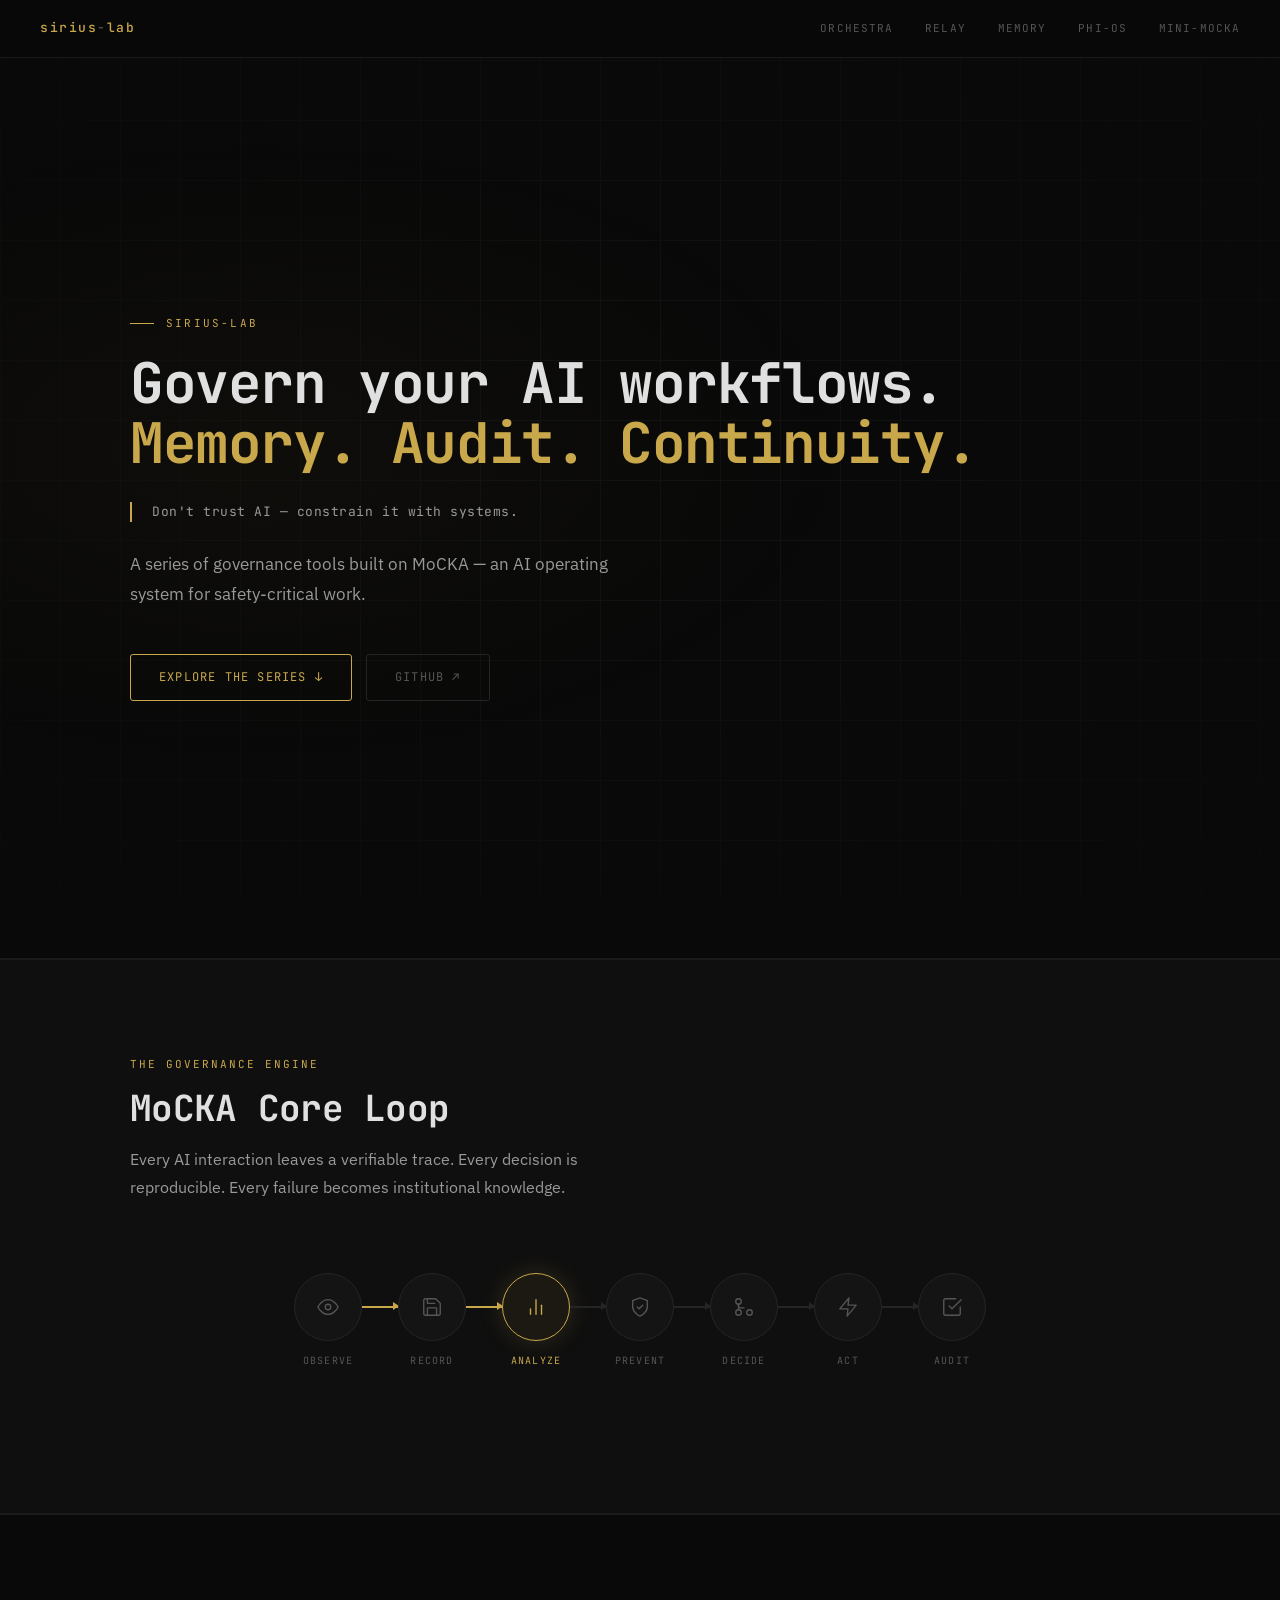
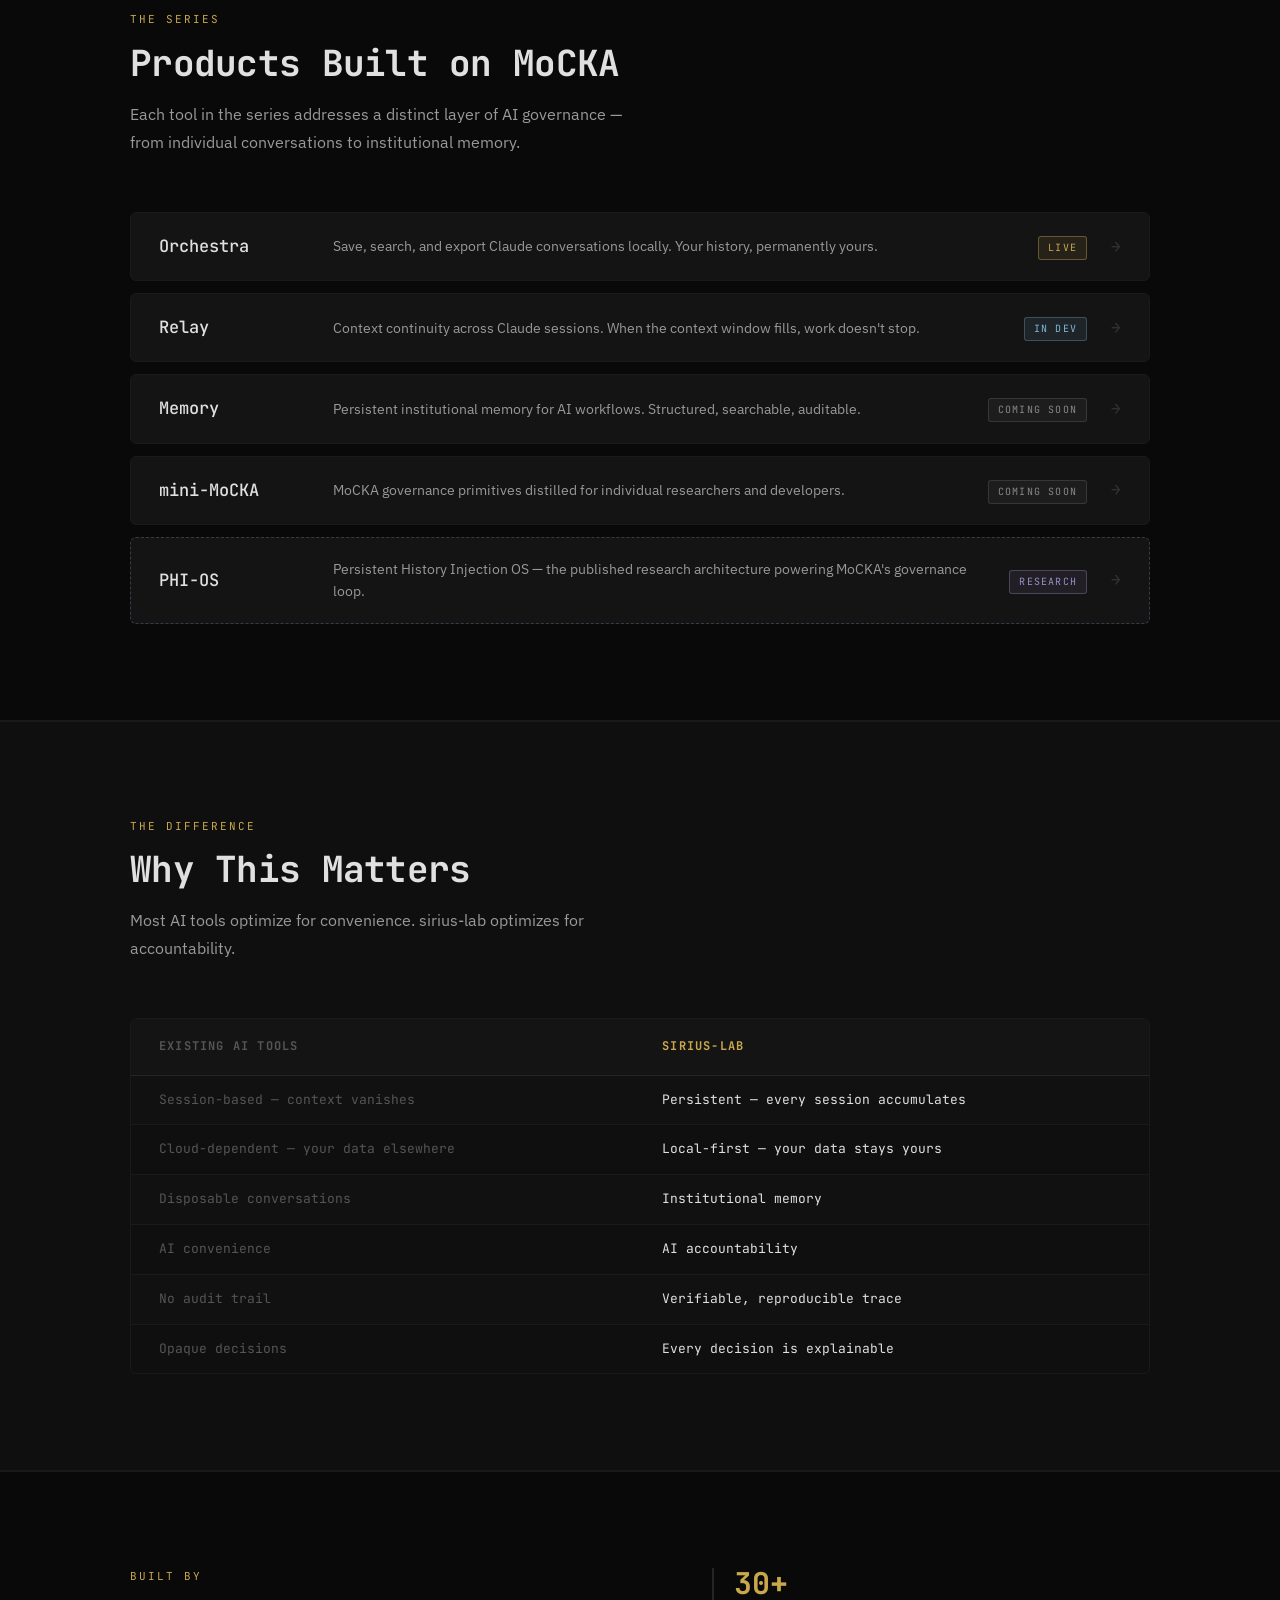
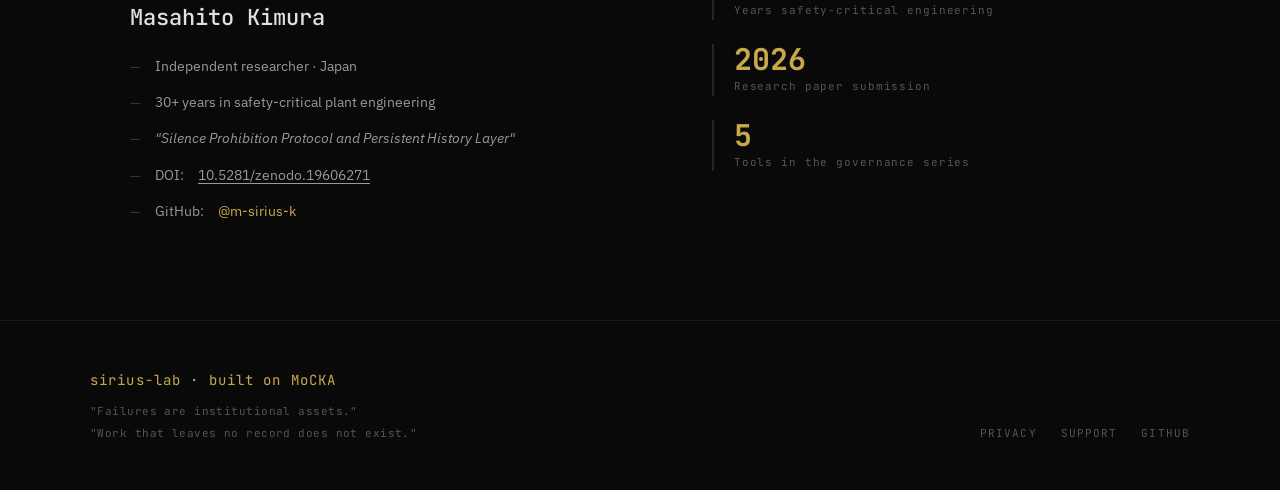
<file: index.html>
<!DOCTYPE html>
<html lang="en">
<head>
  <meta charset="UTF-8">
  <meta name="viewport" content="width=device-width, initial-scale=1.0">
  <title>sirius-lab — AI Governance OS</title>
  <meta name="description" content="Persistent memory and governance tools for AI workflows. Built on MoCKA — a verifiable AI operating system for safety-critical work.">
  <link rel="stylesheet" href="./assets/css/style.css">
</head>
<body>

<div class="hero-bg"></div>
<div class="hero-grid"></div>

<!-- HEADER -->
<header class="site-header">
  <a href="./" class="site-logo">sirius<span>-</span>lab</a>
  <nav class="site-nav">
    <a href="./orchestra/" >Orchestra</a>
    <a href="./relay/"     >Relay</a>
    <a href="./memory/"    >Memory</a>
    <a href="./phi-os/"    >PHI-OS</a>
    <a href="./mini-mocka/">mini-MoCKA</a>
  </nav>
  <button class="nav-toggle" aria-label="Toggle navigation" aria-expanded="false">
    <span></span><span></span><span></span>
  </button>
</header>
<nav class="mobile-nav">
  <a href="./orchestra/" >Orchestra</a>
  <a href="./relay/"     >Relay</a>
  <a href="./memory/"    >Memory</a>
  <a href="./phi-os/"    >PHI-OS</a>
  <a href="./mini-mocka/">mini-MoCKA</a>
</nav>

<main>

  <!-- ===== SECTION 1: HERO ===== -->
  <section class="hero">
    <div class="eyebrow hero-anim">sirius-lab</div>
    <h1 class="hero-anim">
      Govern your AI workflows.<br>
      <em>Memory. Audit. Continuity.</em>
    </h1>
    <p class="hero-quote hero-anim">
      Don't trust AI — constrain it with systems.
    </p>
    <p class="hero-desc hero-anim">
      A series of governance tools built on MoCKA —
      an AI operating system for safety-critical work.
    </p>
    <div class="cta-group hero-anim">
      <a href="#products" class="btn btn-primary">Explore the Series ↓</a>
      <a href="https://github.com/m-sirius-k/sirius-lab" target="_blank" rel="noopener" class="btn btn-secondary">GitHub ↗</a>
    </div>
  </section>

  <hr>

  <!-- ===== SECTION 2: MOCKA CORE LOOP ===== -->
  <div class="section-alt">
    <div class="section">
      <div class="section-header animate">
        <div class="section-eyebrow">The Governance Engine</div>
        <h2>MoCKA Core Loop</h2>
        <p class="section-desc">
          Every AI interaction leaves a verifiable trace.
          Every decision is reproducible.
          Every failure becomes institutional knowledge.
        </p>
      </div>

      <div class="loop-container animate d2">
        <div class="mocka-loop">

          <div class="loop-step">
            <div class="loop-node">
              <svg viewBox="0 0 24 24"><path d="M1 12s4-8 11-8 11 8 11 8-4 8-11 8-11-8-11-8z"/><circle cx="12" cy="12" r="3"/></svg>
            </div>
            <span class="loop-label">Observe</span>
            <div class="loop-tooltip">Capture every AI interaction as structured input</div>
          </div>

          <div class="loop-arrow"><div class="loop-arrow-line"></div></div>

          <div class="loop-step">
            <div class="loop-node">
              <svg viewBox="0 0 24 24"><path d="M19 21H5a2 2 0 0 1-2-2V5a2 2 0 0 1 2-2h11l5 5v11a2 2 0 0 1-2 2z"/><polyline points="17 21 17 13 7 13 7 21"/><polyline points="7 3 7 8 15 8"/></svg>
            </div>
            <span class="loop-label">Record</span>
            <div class="loop-tooltip">Store all interactions in persistent institutional memory</div>
          </div>

          <div class="loop-arrow"><div class="loop-arrow-line"></div></div>

          <div class="loop-step">
            <div class="loop-node">
              <svg viewBox="0 0 24 24"><line x1="18" y1="20" x2="18" y2="10"/><line x1="12" y1="20" x2="12" y2="4"/><line x1="6" y1="20" x2="6" y2="14"/></svg>
            </div>
            <span class="loop-label">Analyze</span>
            <div class="loop-tooltip">Identify patterns, anomalies, and decision chains</div>
          </div>

          <div class="loop-arrow"><div class="loop-arrow-line"></div></div>

          <div class="loop-step">
            <div class="loop-node">
              <svg viewBox="0 0 24 24"><path d="M12 22s8-4 8-10V5l-8-3-8 3v7c0 6 8 10 8 10z"/><polyline points="9 12 11 14 15 10"/></svg>
            </div>
            <span class="loop-label">Prevent</span>
            <div class="loop-tooltip">Block unsafe or non-compliant AI behaviors before they occur</div>
          </div>

          <div class="loop-arrow"><div class="loop-arrow-line"></div></div>

          <div class="loop-step">
            <div class="loop-node">
              <svg viewBox="0 0 24 24"><circle cx="18" cy="18" r="3"/><circle cx="6" cy="6" r="3"/><circle cx="6" cy="18" r="3"/><path d="M6 9v2a2 2 0 0 0 2 2h4"/><line x1="6" y1="9" x2="6" y2="15"/></svg>
            </div>
            <span class="loop-label">Decide</span>
            <div class="loop-tooltip">Apply governance rules to every AI action before execution</div>
          </div>

          <div class="loop-arrow"><div class="loop-arrow-line"></div></div>

          <div class="loop-step">
            <div class="loop-node">
              <svg viewBox="0 0 24 24"><path d="M13 2 3 14h9l-1 8 10-12h-9l1-8z"/></svg>
            </div>
            <span class="loop-label">Act</span>
            <div class="loop-tooltip">Execute governed AI operations with full accountability</div>
          </div>

          <div class="loop-arrow"><div class="loop-arrow-line"></div></div>

          <div class="loop-step">
            <div class="loop-node">
              <svg viewBox="0 0 24 24"><polyline points="9 11 12 14 22 4"/><path d="M21 12v7a2 2 0 0 1-2 2H5a2 2 0 0 1-2-2V5a2 2 0 0 1 2-2h11"/></svg>
            </div>
            <span class="loop-label">Audit</span>
            <div class="loop-tooltip">Verify every action against the institutional record — then loop</div>
          </div>

        </div>
      </div><!-- /loop-container -->
    </div>
  </div>

  <hr>

  <!-- ===== SECTION 3: PRODUCT SERIES ===== -->
  <div id="products" class="section">
    <div class="section-header animate">
      <div class="section-eyebrow">The Series</div>
      <h2>Products Built on MoCKA</h2>
      <p class="section-desc">
        Each tool in the series addresses a distinct layer of AI governance —
        from individual conversations to institutional memory.
      </p>
    </div>

    <div class="product-list">

      <a href="./orchestra/" class="product-card animate d1">
        <span class="product-name">Orchestra</span>
        <span class="product-desc">Save, search, and export Claude conversations locally. Your history, permanently yours.</span>
        <span class="product-status"><span class="badge badge-live">Live</span></span>
        <span class="product-arrow">→</span>
      </a>

      <a href="./relay/" class="product-card animate d2">
        <span class="product-name">Relay</span>
        <span class="product-desc">Context continuity across Claude sessions. When the context window fills, work doesn't stop.</span>
        <span class="product-status"><span class="badge badge-dev">In Dev</span></span>
        <span class="product-arrow">→</span>
      </a>

      <a href="./memory/" class="product-card animate d3">
        <span class="product-name">Memory</span>
        <span class="product-desc">Persistent institutional memory for AI workflows. Structured, searchable, auditable.</span>
        <span class="product-status"><span class="badge badge-soon">Coming Soon</span></span>
        <span class="product-arrow">→</span>
      </a>

      <a href="./mini-mocka/" class="product-card animate d4">
        <span class="product-name">mini-MoCKA</span>
        <span class="product-desc">MoCKA governance primitives distilled for individual researchers and developers.</span>
        <span class="product-status"><span class="badge badge-soon">Coming Soon</span></span>
        <span class="product-arrow">→</span>
      </a>

      <a href="./phi-os/" class="product-card research animate d5">
        <span class="product-name">PHI-OS</span>
        <span class="product-desc">Persistent History Injection OS — the published research architecture powering MoCKA's governance loop.</span>
        <span class="product-status"><span class="badge badge-research">Research</span></span>
        <span class="product-arrow">→</span>
      </a>

    </div>
  </div>

  <hr>

  <!-- ===== SECTION 4: WHY THIS MATTERS ===== -->
  <div class="section-alt">
    <div class="section">
      <div class="section-header animate">
        <div class="section-eyebrow">The Difference</div>
        <h2>Why This Matters</h2>
        <p class="section-desc">
          Most AI tools optimize for convenience.
          sirius-lab optimizes for accountability.
        </p>
      </div>

      <div class="compare-wrap animate d2">
        <table class="compare-table">
          <thead>
            <tr>
              <th>Existing AI tools</th>
              <th class="">sirius-lab</th>
            </tr>
          </thead>
          <tbody>
            <tr><td>Session-based — context vanishes</td>      <td>Persistent — every session accumulates</td></tr>
            <tr><td>Cloud-dependent — your data elsewhere</td> <td>Local-first — your data stays yours</td></tr>
            <tr><td>Disposable conversations</td>              <td>Institutional memory</td></tr>
            <tr><td>AI convenience</td>                        <td>AI accountability</td></tr>
            <tr><td>No audit trail</td>                        <td>Verifiable, reproducible trace</td></tr>
            <tr><td>Opaque decisions</td>                      <td>Every decision is explainable</td></tr>
          </tbody>
        </table>
      </div>
    </div>
  </div>

  <hr>

  <!-- ===== SECTION 5: ABOUT ===== -->
  <div class="section">
    <div class="about-grid">
      <div>
        <div class="section-eyebrow animate">Built by</div>
        <div class="about-name animate d1">Masahito Kimura</div>
        <div class="about-facts animate d2">
          <div class="fact">Independent researcher · Japan</div>
          <div class="fact">30+ years in safety-critical plant engineering</div>
          <div class="fact">
            <em>"Silence Prohibition Protocol and Persistent History Layer"</em>
          </div>
          <div class="fact">
            DOI: <a href="https://doi.org/10.5281/zenodo.19606271" target="_blank" rel="noopener" style="color:var(--text-2);text-decoration:underline;text-underline-offset:3px;">10.5281/zenodo.19606271</a>
          </div>
          <div class="fact">
            GitHub: <a href="https://github.com/m-sirius-k" target="_blank" rel="noopener" style="color:var(--gold);text-decoration:none;">@m-sirius-k</a>
          </div>
        </div>
      </div>
      <div class="stat-col animate d3">
        <div class="stat">
          <div class="stat-value">30+</div>
          <div class="stat-label">Years safety-critical engineering</div>
        </div>
        <div class="stat">
          <div class="stat-value">2026</div>
          <div class="stat-label">Research paper submission</div>
        </div>
        <div class="stat">
          <div class="stat-value">5</div>
          <div class="stat-label">Tools in the governance series</div>
        </div>
      </div>
    </div>
  </div>

</main>

<!-- FOOTER -->
<footer class="site-footer">
  <div class="footer-inner">
    <div>
      <div class="footer-brand-name">sirius-lab · built on MoCKA</div>
      <div class="footer-taglines">
        <p>Failures are institutional assets.</p>
        <p>Work that leaves no record does not exist.</p>
      </div>
    </div>
    <div class="footer-links">
      <a href="./privacy.html">Privacy</a>
      <a href="./support.html">Support</a>
      <a href="https://github.com/m-sirius-k/sirius-lab" target="_blank" rel="noopener">GitHub</a>
    </div>
  </div>
</footer>

<script src="./assets/js/main.js"></script>
</body>
</html>
</file>
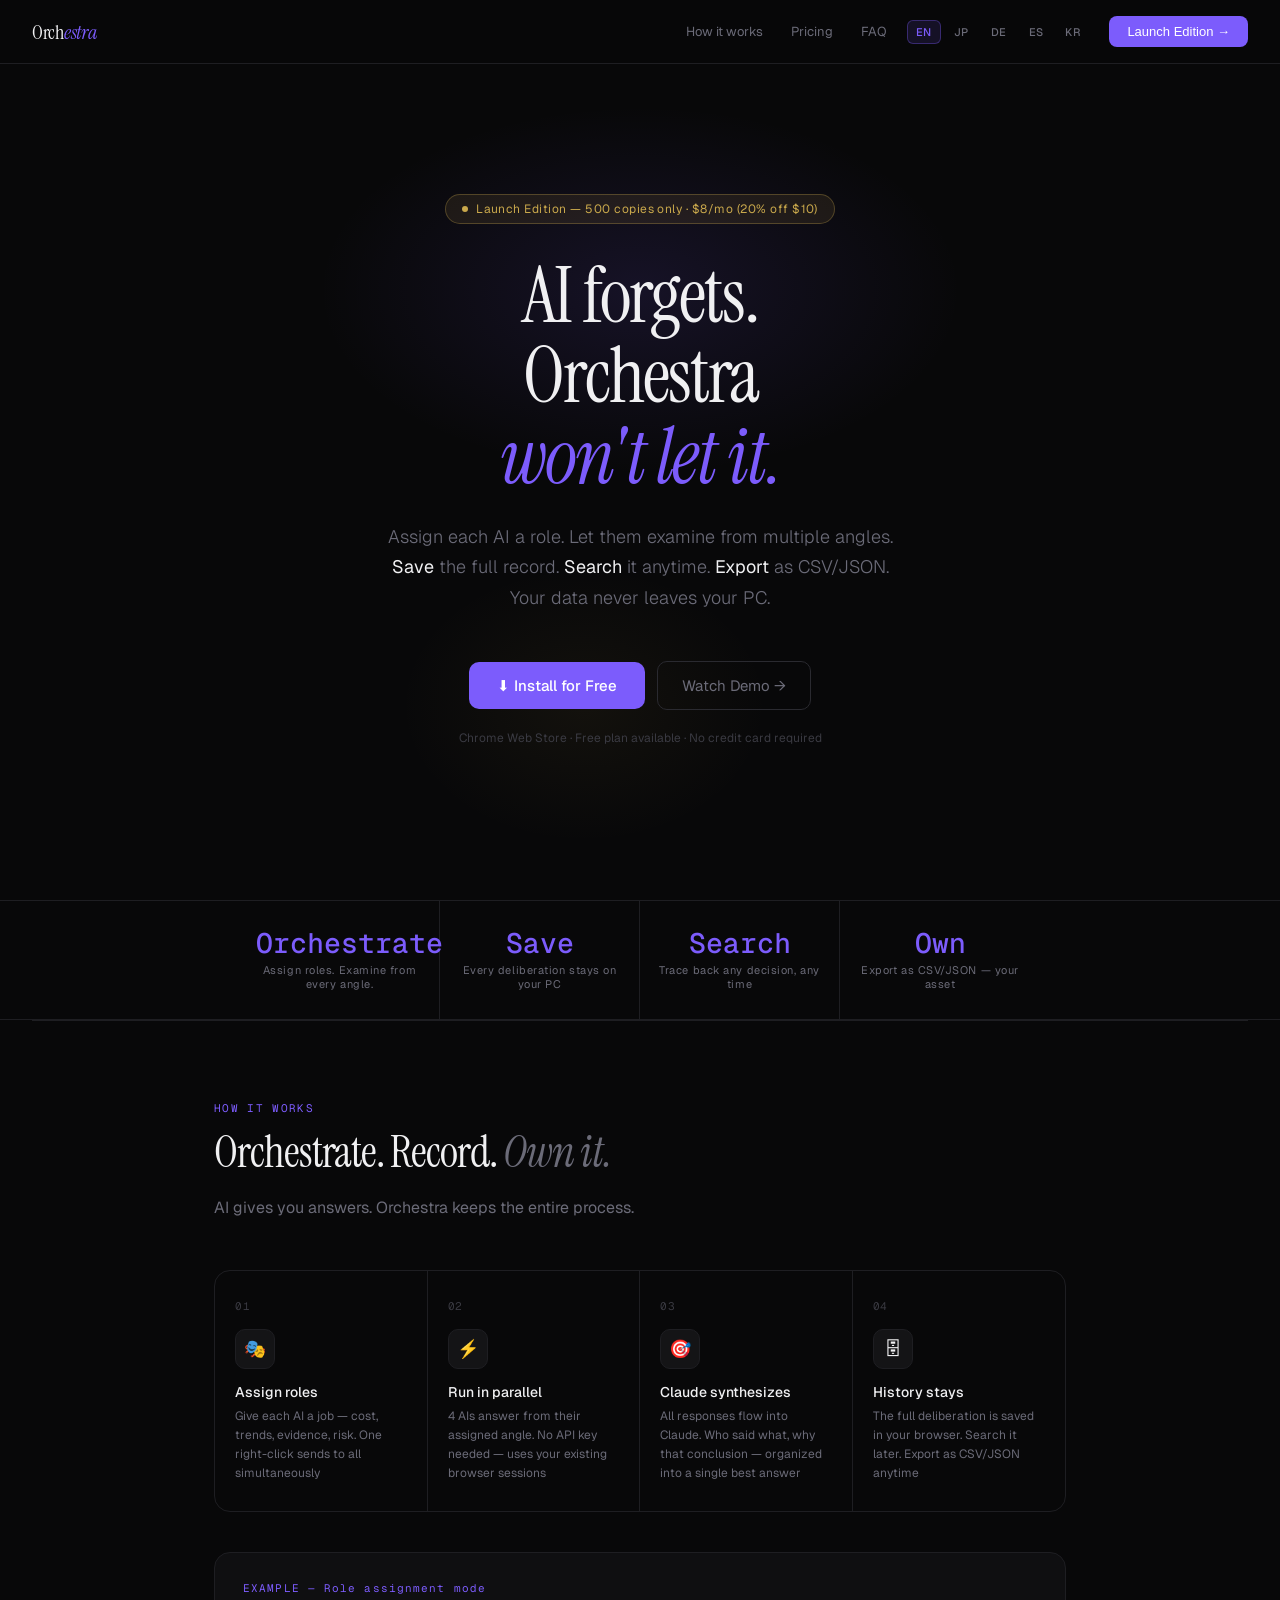
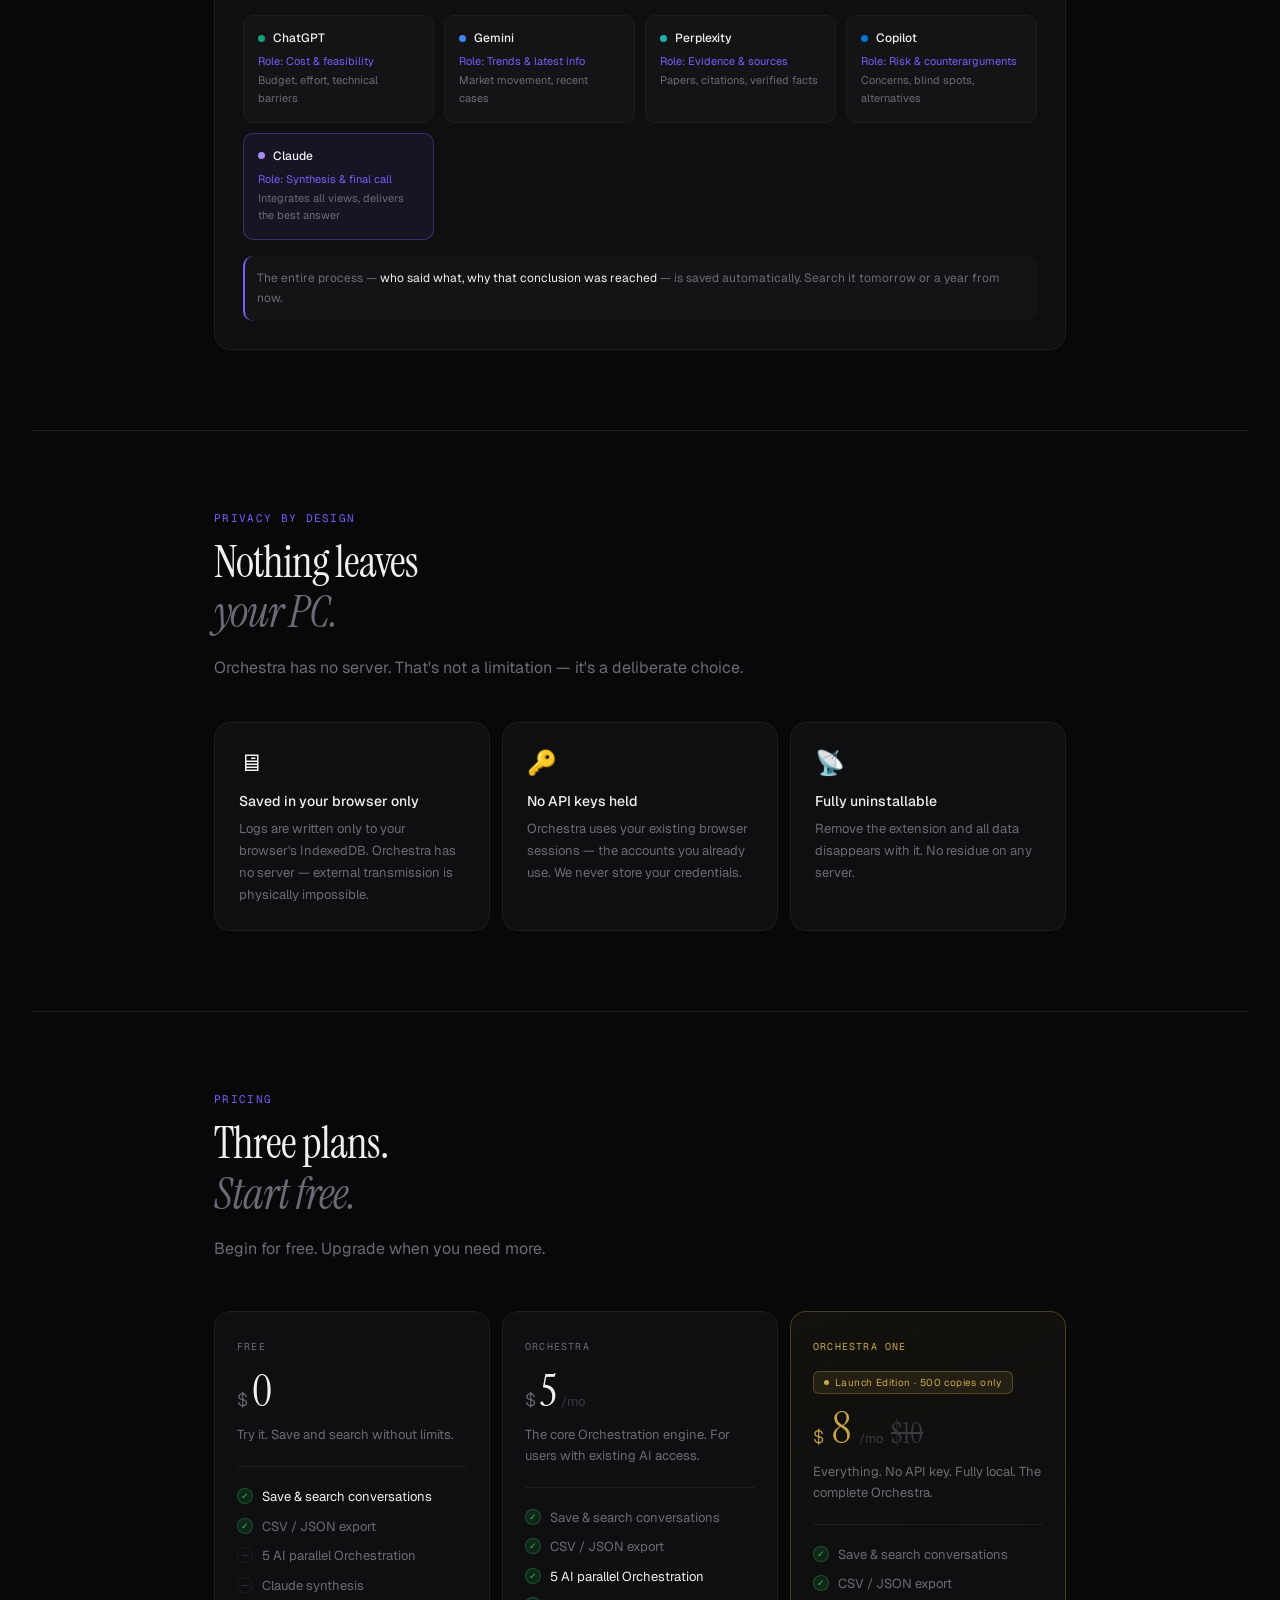
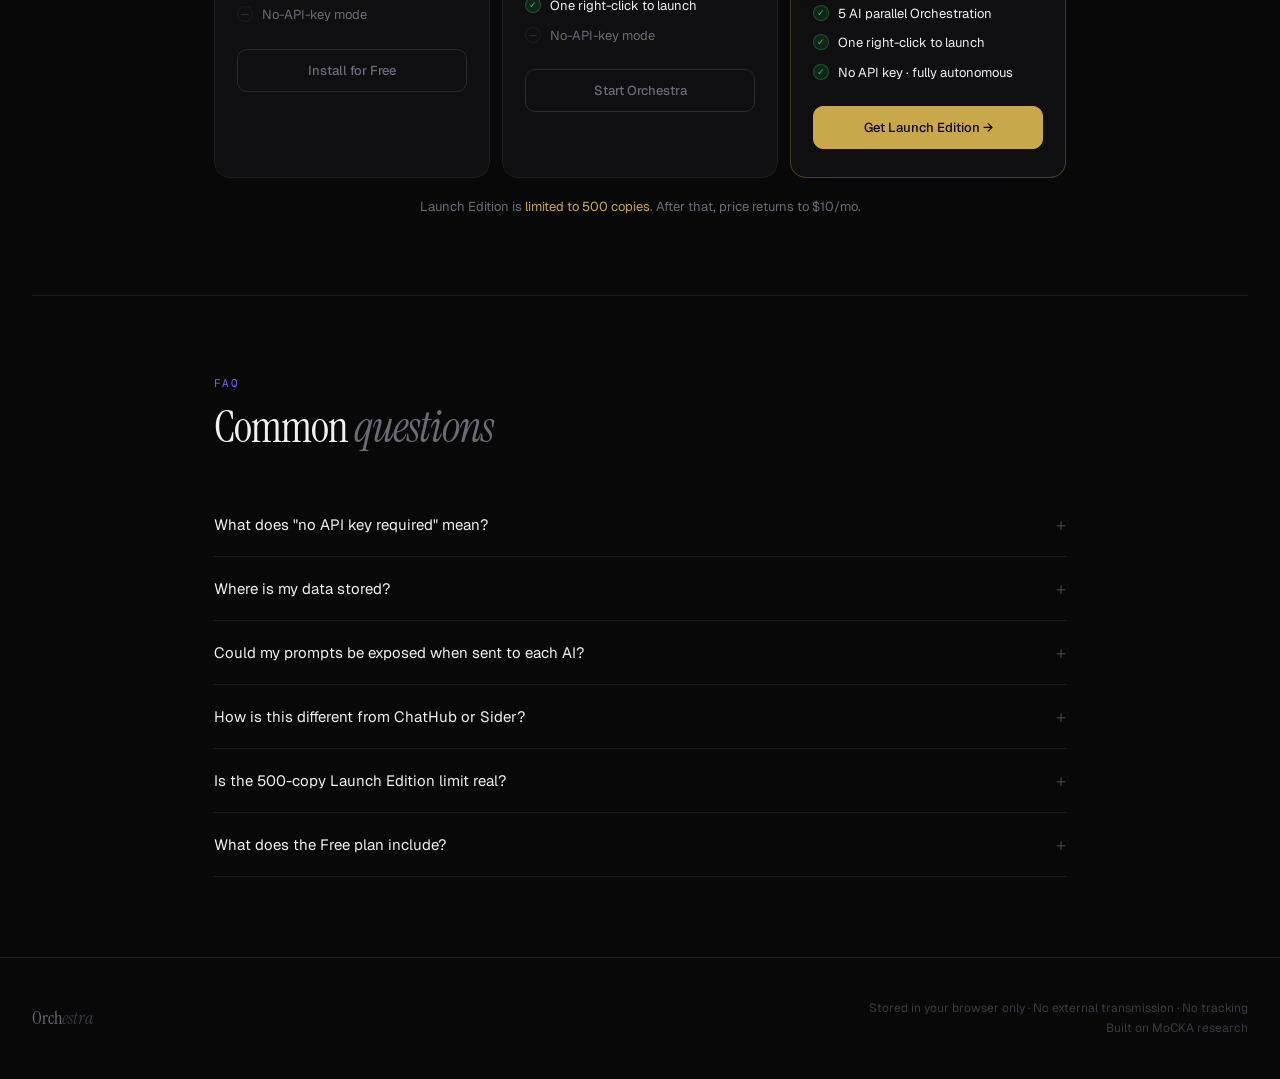
<file: landing/index.html>
<!DOCTYPE html>
<html lang="en">
<head>
<meta charset="UTF-8">
<meta name="viewport" content="width=device-width,initial-scale=1">
<title>Orchestra — AI forgets. Orchestra doesn't let it.</title>
<link rel="preconnect" href="https://fonts.googleapis.com">
<link href="https://fonts.googleapis.com/css2?family=Instrument+Serif:ital@0;1&family=Geist:wght@300;400;500&family=Geist+Mono:wght@400;500&display=swap" rel="stylesheet">
<style>
:root{
  --bg:#080809;--surface:#0f0f11;--surface2:#141416;
  --border:#1e1e22;--border2:#2a2a30;--text:#f0f0f2;
  --muted:#6b6b78;--hint:#3a3a42;--accent:#7c5cfc;
  --accent-soft:rgba(124,92,252,.12);--accent-border:rgba(124,92,252,.35);
  --gold:#c9a84c;--gold-soft:rgba(201,168,76,.1);--gold-border:rgba(201,168,76,.3);
  --green:#22c55e;--r:10px;--rl:16px;
}
*{box-sizing:border-box;margin:0;padding:0}
html{scroll-behavior:smooth}
body{font-family:'Geist',sans-serif;background:var(--bg);color:var(--text);min-height:100vh;overflow-x:hidden;-webkit-font-smoothing:antialiased;}

/* ── LANG SWITCHER ── */
.lang-switcher{display:flex;gap:4px;align-items:center}
.lang-btn{
  font-size:11px;font-weight:500;letter-spacing:.04em;
  background:transparent;color:var(--muted);
  border:1px solid transparent;border-radius:6px;
  padding:4px 8px;cursor:pointer;transition:all .15s;
  font-family:'Geist',sans-serif;
}
.lang-btn:hover{color:var(--text);border-color:var(--border)}
.lang-btn.active{color:var(--accent);border-color:var(--accent-border);background:var(--accent-soft)}

nav{position:fixed;top:0;left:0;right:0;z-index:100;display:flex;align-items:center;justify-content:space-between;padding:16px 32px;background:rgba(8,8,9,.85);backdrop-filter:blur(12px);border-bottom:1px solid var(--border);}
.nav-logo{font-family:'Instrument Serif',serif;font-size:20px;letter-spacing:-.3px;color:var(--text);}
.nav-logo em{font-style:italic;color:var(--accent)}
.nav-right{display:flex;align-items:center;gap:20px}
.nav-links{display:flex;gap:28px}
.nav-links a{font-size:13px;color:var(--muted);text-decoration:none;transition:color .15s}
.nav-links a:hover{color:var(--text)}
.nav-cta{font-size:13px;font-weight:500;background:var(--accent);color:#fff;border:none;border-radius:8px;padding:8px 18px;cursor:pointer;transition:opacity .15s;}
.nav-cta:hover{opacity:.85}

.hero{min-height:100vh;display:flex;flex-direction:column;align-items:center;justify-content:center;text-align:center;padding:120px 24px 80px;position:relative;overflow:hidden;}
.hero-glow{position:absolute;top:10%;left:50%;transform:translateX(-50%);width:700px;height:400px;background:radial-gradient(ellipse,rgba(124,92,252,.12) 0%,transparent 65%);pointer-events:none;}
.hero-glow2{position:absolute;bottom:5%;left:30%;width:400px;height:300px;background:radial-gradient(ellipse,rgba(201,168,76,.06) 0%,transparent 65%);pointer-events:none;}
.launch-pill{display:inline-flex;align-items:center;gap:8px;background:var(--gold-soft);border:1px solid var(--gold-border);border-radius:100px;padding:6px 16px;font-size:12px;color:var(--gold);letter-spacing:.04em;margin-bottom:32px;animation:fadeUp .6s ease both;}
.launch-dot{width:6px;height:6px;border-radius:50%;background:var(--gold);animation:pulse 2s infinite;}
@keyframes pulse{0%,100%{opacity:1}50%{opacity:.3}}
@keyframes fadeUp{from{opacity:0;transform:translateY(16px)}to{opacity:1;transform:none}}
h1{font-family:'Instrument Serif',serif;font-size:clamp(48px,6vw,80px);font-weight:400;line-height:1.05;letter-spacing:-2px;color:var(--text);margin-bottom:24px;animation:fadeUp .6s .1s ease both;}
h1 em{font-style:italic;color:var(--accent)}
.hero-sub{font-size:18px;font-weight:300;color:var(--muted);line-height:1.7;max-width:540px;margin:0 auto 48px;animation:fadeUp .6s .2s ease both;}
.hero-sub strong{color:var(--text);font-weight:400}
.cta-row{display:flex;align-items:center;gap:12px;flex-wrap:wrap;justify-content:center;margin-bottom:20px;animation:fadeUp .6s .3s ease both;}
.btn-main{display:inline-flex;align-items:center;gap:8px;background:var(--accent);color:#fff;border:none;border-radius:var(--r);padding:14px 28px;font-family:'Geist',sans-serif;font-size:15px;font-weight:500;cursor:pointer;transition:all .2s;}
.btn-main:hover{background:#6b4ee0;transform:translateY(-1px)}
.btn-sub{display:inline-flex;align-items:center;gap:8px;background:transparent;color:var(--muted);border:1px solid var(--border2);border-radius:var(--r);padding:14px 24px;font-family:'Geist',sans-serif;font-size:15px;cursor:pointer;transition:all .2s;}
.btn-sub:hover{color:var(--text)}
.hero-hint{font-size:12px;color:var(--hint);animation:fadeUp .6s .4s ease both;}

.stats{display:flex;justify-content:center;gap:0;border-top:1px solid var(--border);border-bottom:1px solid var(--border);margin:0;}
.stat-item{flex:1;max-width:200px;text-align:center;padding:28px 16px;border-right:1px solid var(--border);}
.stat-item:last-child{border-right:none}
.stat-num{font-family:'Geist Mono',monospace;font-size:28px;font-weight:500;color:var(--text);line-height:1;margin-bottom:6px;}
.stat-num .accent{color:var(--accent)}
.stat-label{font-size:11px;color:var(--muted);letter-spacing:.05em}

section{padding:80px 24px;max-width:900px;margin:0 auto}
.section-tag{font-family:'Geist Mono',monospace;font-size:11px;letter-spacing:.12em;color:var(--accent);text-transform:uppercase;margin-bottom:12px;}
.section-h{font-family:'Instrument Serif',serif;font-size:clamp(28px,3.5vw,44px);font-weight:400;letter-spacing:-1px;color:var(--text);line-height:1.15;margin-bottom:16px;}
.section-h em{font-style:italic;color:var(--muted)}
.section-p{font-size:16px;color:var(--muted);line-height:1.75;max-width:560px;}
hr.divider{border:none;border-top:1px solid var(--border);margin:0 32px;}

.flow-grid{display:grid;grid-template-columns:repeat(4,1fr);gap:0;margin-top:48px;border:1px solid var(--border);border-radius:var(--rl);overflow:hidden;}
.flow-cell{padding:28px 20px;border-right:1px solid var(--border);}
.flow-cell:last-child{border-right:none}
.flow-num{font-family:'Geist Mono',monospace;font-size:11px;color:var(--hint);letter-spacing:.08em;margin-bottom:16px;}
.flow-icon2{width:40px;height:40px;border-radius:10px;background:var(--surface2);border:1px solid var(--border);display:flex;align-items:center;justify-content:center;font-size:18px;margin-bottom:14px;}
.flow-title{font-size:14px;font-weight:500;color:var(--text);margin-bottom:6px}
.flow-desc{font-size:12px;color:var(--muted);line-height:1.6}
.hl{color:var(--text)}

.diff-grid{display:grid;grid-template-columns:1fr 1fr;gap:12px;margin-top:40px;}
.diff-card{background:var(--surface);border:1px solid var(--border);border-radius:var(--rl);padding:24px;}
.diff-card.them{opacity:.7}
.diff-card.us{border-color:var(--accent-border);background:var(--accent-soft)}
.diff-tag{font-size:10px;letter-spacing:.1em;color:var(--muted);text-transform:uppercase;margin-bottom:16px;font-family:'Geist Mono',monospace;}
.diff-tag.us-tag{color:var(--accent)}
.diff-item{display:flex;align-items:flex-start;gap:10px;margin-bottom:12px;font-size:13px;}
.diff-item:last-child{margin-bottom:0}
.diff-icon{font-size:14px;margin-top:1px;flex-shrink:0}
.diff-text{color:var(--muted);line-height:1.5}
.diff-text strong{color:var(--text);font-weight:500}

.plans-grid{display:grid;grid-template-columns:repeat(3,1fr);gap:12px;margin-top:48px;}
.plan-card{background:var(--surface);border:1px solid var(--border);border-radius:var(--rl);padding:28px 22px;position:relative;transition:border-color .2s;}
.plan-card:hover{border-color:var(--border2)}
.plan-card.featured{border-color:var(--gold-border);background:linear-gradient(160deg,rgba(201,168,76,.06) 0%,var(--surface) 60%);}
.plan-label{font-family:'Geist Mono',monospace;font-size:10px;letter-spacing:.12em;color:var(--muted);text-transform:uppercase;margin-bottom:16px;}
.plan-label.gold{color:var(--gold)}
.launch-badge{display:inline-flex;align-items:center;gap:6px;background:var(--gold-soft);border:1px solid var(--gold-border);border-radius:6px;padding:4px 10px;font-size:10px;color:var(--gold);letter-spacing:.04em;margin-bottom:12px;}
.plan-price-row{display:flex;align-items:baseline;gap:4px;margin-bottom:4px}
.plan-price-main{font-family:'Instrument Serif',serif;font-size:44px;font-weight:400;color:var(--text);line-height:1;}
.plan-price-main.strike{text-decoration:line-through;color:var(--hint);font-size:28px;}
.plan-price-curr{font-size:18px;color:var(--muted);font-family:'Geist',sans-serif;font-weight:300;}
.plan-price-period{font-size:13px;color:var(--hint)}
.plan-desc2{font-size:13px;color:var(--muted);margin:12px 0 20px;line-height:1.6}
.plan-sep{height:1px;background:var(--border);margin-bottom:20px}
.feat-list{display:flex;flex-direction:column;gap:10px}
.feat-item{display:flex;align-items:flex-start;gap:9px;font-size:13px;}
.feat-check{width:16px;height:16px;border-radius:50%;flex-shrink:0;margin-top:1px;display:flex;align-items:center;justify-content:center;background:rgba(34,197,94,.12);border:1px solid rgba(34,197,94,.3);font-size:9px;color:var(--green);}
.feat-x{width:16px;height:16px;border-radius:50%;flex-shrink:0;margin-top:1px;display:flex;align-items:center;justify-content:center;background:transparent;border:1px solid var(--border);font-size:9px;color:var(--hint);}
.feat-text{color:var(--muted);line-height:1.5}
.feat-text.strong{color:var(--text)}
.limited-note{text-align:center;margin-top:20px;font-size:13px;color:var(--muted);}
.limited-note span{color:var(--gold)}
.plan-cta{display:block;width:100%;margin-top:24px;padding:12px;background:transparent;border:1px solid var(--border2);border-radius:var(--r);color:var(--muted);font-size:13px;font-weight:500;font-family:'Geist',sans-serif;cursor:pointer;transition:all .15s;text-align:center;}
.plan-cta:hover{color:var(--text)}
.plan-cta.gold-cta{background:var(--gold);color:#0a0800;border-color:var(--gold);}
.plan-cta.gold-cta:hover{background:#b8963e}

.faq-list{margin-top:40px;display:flex;flex-direction:column;gap:0}
.faq-item{border-bottom:1px solid var(--border);padding:20px 0;}
.faq-q{font-size:15px;color:var(--text);font-weight:400;cursor:pointer;display:flex;justify-content:space-between;align-items:center;gap:16px;}
.faq-q:hover{color:var(--muted)}
.faq-toggle{font-size:18px;color:var(--hint);flex-shrink:0;transition:transform .2s}
.faq-a{font-size:14px;color:var(--muted);line-height:1.75;padding-top:12px;display:none;}
.faq-item.open .faq-a{display:block}
.faq-item.open .faq-toggle{transform:rotate(45deg)}

footer{border-top:1px solid var(--border);padding:40px 32px;display:flex;align-items:center;justify-content:space-between;flex-wrap:wrap;gap:16px;}
.foot-logo{font-family:'Instrument Serif',serif;font-size:18px;color:var(--muted);}
.foot-logo em{font-style:italic;color:var(--hint)}
.foot-note{font-size:12px;color:var(--hint);line-height:1.7;text-align:right}

@media(max-width:700px){
  nav{padding:14px 20px}
  .nav-links{display:none}
  .flow-grid{grid-template-columns:1fr 1fr}
  .flow-cell{border-bottom:1px solid var(--border)}
  .diff-grid{grid-template-columns:1fr}
  .plans-grid{grid-template-columns:1fr}
  .stats{flex-wrap:wrap}
  .stat-item{border-right:none;border-bottom:1px solid var(--border);max-width:none}
  footer{flex-direction:column;align-items:flex-start}
  .foot-note{text-align:left}
}
@media(max-width:500px){.flow-grid{grid-template-columns:1fr}}
</style>
</head>
<body>

<nav>
  <div class="nav-logo">Orch<em>estra</em></div>
  <div class="nav-right">
    <div class="nav-links">
      <a href="#how" data-i18n="nav.how">How it works</a>
      <a href="#pricing" data-i18n="nav.pricing">Pricing</a>
      <a href="#faq" data-i18n="nav.faq">FAQ</a>
    </div>
    <div class="lang-switcher">
      <button class="lang-btn active" onclick="setLang('en')">EN</button>
      <button class="lang-btn" onclick="setLang('ja')">JP</button>
      <button class="lang-btn" onclick="setLang('de')">DE</button>
      <button class="lang-btn" onclick="setLang('es')">ES</button>
      <button class="lang-btn" onclick="setLang('ko')">KR</button>
    </div>
    <button class="nav-cta" onclick="document.getElementById('pricing').scrollIntoView({behavior:'smooth'})" data-i18n="nav.cta">Launch Edition →</button>
  </div>
</nav>

<div class="hero">
  <div class="hero-glow"></div>
  <div class="hero-glow2"></div>
  <div class="launch-pill">
    <span class="launch-dot"></span>
    <span data-i18n="hero.pill">Launch Edition — 500 copies only · $8/mo (20% off $10)</span>
  </div>
  <h1>
    <span data-i18n="hero.h1_line1">AI forgets.</span><br>
    Orchestra<br>
    <em data-i18n="hero.h1_line3">won't let it.</em>
  </h1>
  <p class="hero-sub">
    <span data-i18n="hero.sub">Assign each AI a role. Let them examine from multiple angles.</span><br>
    <strong data-i18n="hero.sub_strong1">Save</strong> <span data-i18n="hero.sub_mid">the full record.</span>
    <strong data-i18n="hero.sub_strong2">Search</strong> <span data-i18n="hero.sub_mid2">it anytime.</span>
    <strong data-i18n="hero.sub_strong3">Export</strong> <span data-i18n="hero.sub_end">as CSV/JSON.</span><br>
    <span data-i18n="hero.sub_privacy">Your data never leaves your PC.</span>
  </p>
  <div class="cta-row">
    <button class="btn-main" data-i18n="hero.btn_install">⬇ Install for Free</button>
    <button class="btn-sub" data-i18n="hero.btn_demo">Watch Demo →</button>
  </div>
  <p class="hero-hint" data-i18n="hero.hint">Chrome Web Store · Free plan available · No credit card required</p>
</div>

<div class="stats">
  <div class="stat-item">
    <div class="stat-num"><span class="accent">Orchestrate</span></div>
    <div class="stat-label" data-i18n="stats.s1_label">Assign roles. Examine from every angle.</div>
  </div>
  <div class="stat-item">
    <div class="stat-num"><span class="accent">Save</span></div>
    <div class="stat-label" data-i18n="stats.s2_label">Every deliberation stays on your PC</div>
  </div>
  <div class="stat-item">
    <div class="stat-num"><span class="accent">Search</span></div>
    <div class="stat-label" data-i18n="stats.s3_label">Trace back any decision, any time</div>
  </div>
  <div class="stat-item">
    <div class="stat-num"><span class="accent">Own</span></div>
    <div class="stat-label" data-i18n="stats.s4_label">Export as CSV/JSON — your asset</div>
  </div>
</div>

<hr class="divider">

<section id="how">
  <div class="section-tag" data-i18n="how.tag">How it works</div>
  <h2 class="section-h"><span data-i18n="how.h2_main">Orchestrate. Record.</span> <em data-i18n="how.h2_em">Own it.</em></h2>
  <p class="section-p" data-i18n="how.desc">AI gives you answers. Orchestra keeps the entire process.</p>
  <div class="flow-grid">
    <div class="flow-cell">
      <div class="flow-num">01</div>
      <div class="flow-icon2">🎭</div>
      <div class="flow-title" data-i18n="how.step1_title">Assign roles</div>
      <div class="flow-desc" data-i18n="how.step1_desc">Give each AI a job — cost, trends, evidence, risk. One right-click sends to all simultaneously</div>
    </div>
    <div class="flow-cell">
      <div class="flow-num">02</div>
      <div class="flow-icon2">⚡</div>
      <div class="flow-title" data-i18n="how.step2_title">Run in parallel</div>
      <div class="flow-desc" data-i18n="how.step2_desc">4 AIs answer from their assigned angle. No API key needed — uses your existing browser sessions</div>
    </div>
    <div class="flow-cell">
      <div class="flow-num">03</div>
      <div class="flow-icon2">🎯</div>
      <div class="flow-title" data-i18n="how.step3_title">Claude synthesizes</div>
      <div class="flow-desc" data-i18n="how.step3_desc">All responses flow into Claude. Who said what, why that conclusion — organized into a single best answer</div>
    </div>
    <div class="flow-cell">
      <div class="flow-num">04</div>
      <div class="flow-icon2">🗄</div>
      <div class="flow-title" data-i18n="how.step4_title">History stays</div>
      <div class="flow-desc" data-i18n="how.step4_desc">The full deliberation is saved in your browser. Search it later. Export as CSV/JSON anytime</div>
    </div>
  </div>
  <div style="margin-top:40px;background:var(--surface);border:1px solid var(--border);border-radius:var(--rl);padding:28px">
    <div style="font-family:'Geist Mono',monospace;font-size:11px;color:var(--accent);letter-spacing:.1em;margin-bottom:20px" data-i18n="how.example_label">EXAMPLE — Role assignment mode</div>
    <div style="display:grid;grid-template-columns:repeat(auto-fit,minmax(160px,1fr));gap:10px">
      <div style="background:var(--surface2);border:1px solid var(--border);border-radius:var(--r);padding:14px">
        <div style="display:flex;align-items:center;gap:8px;margin-bottom:8px"><div style="width:7px;height:7px;border-radius:50%;background:#10a37f;flex-shrink:0"></div><span style="font-size:12px;font-weight:500;color:var(--text)">ChatGPT</span></div>
        <div style="font-size:11px;color:var(--accent);margin-bottom:4px" data-i18n="how.role_chatgpt">Role: Cost & feasibility</div>
        <div style="font-size:11px;color:var(--muted);line-height:1.6" data-i18n="how.role_chatgpt_desc">Budget, effort, technical barriers</div>
      </div>
      <div style="background:var(--surface2);border:1px solid var(--border);border-radius:var(--r);padding:14px">
        <div style="display:flex;align-items:center;gap:8px;margin-bottom:8px"><div style="width:7px;height:7px;border-radius:50%;background:#4285f4;flex-shrink:0"></div><span style="font-size:12px;font-weight:500;color:var(--text)">Gemini</span></div>
        <div style="font-size:11px;color:var(--accent);margin-bottom:4px" data-i18n="how.role_gemini">Role: Trends & latest info</div>
        <div style="font-size:11px;color:var(--muted);line-height:1.6" data-i18n="how.role_gemini_desc">Market movement, recent cases</div>
      </div>
      <div style="background:var(--surface2);border:1px solid var(--border);border-radius:var(--r);padding:14px">
        <div style="display:flex;align-items:center;gap:8px;margin-bottom:8px"><div style="width:7px;height:7px;border-radius:50%;background:#20b2aa;flex-shrink:0"></div><span style="font-size:12px;font-weight:500;color:var(--text)">Perplexity</span></div>
        <div style="font-size:11px;color:var(--accent);margin-bottom:4px" data-i18n="how.role_perplexity">Role: Evidence & sources</div>
        <div style="font-size:11px;color:var(--muted);line-height:1.6" data-i18n="how.role_perplexity_desc">Papers, citations, verified facts</div>
      </div>
      <div style="background:var(--surface2);border:1px solid var(--border);border-radius:var(--r);padding:14px">
        <div style="display:flex;align-items:center;gap:8px;margin-bottom:8px"><div style="width:7px;height:7px;border-radius:50%;background:#0078d4;flex-shrink:0"></div><span style="font-size:12px;font-weight:500;color:var(--text)">Copilot</span></div>
        <div style="font-size:11px;color:var(--accent);margin-bottom:4px" data-i18n="how.role_copilot">Role: Risk & counterarguments</div>
        <div style="font-size:11px;color:var(--muted);line-height:1.6" data-i18n="how.role_copilot_desc">Concerns, blind spots, alternatives</div>
      </div>
      <div style="background:rgba(124,92,252,.08);border:1px solid var(--accent-border);border-radius:var(--r);padding:14px">
        <div style="display:flex;align-items:center;gap:8px;margin-bottom:8px"><div style="width:7px;height:7px;border-radius:50%;background:#a78bfa;flex-shrink:0"></div><span style="font-size:12px;font-weight:500;color:var(--text)">Claude</span></div>
        <div style="font-size:11px;color:var(--accent);margin-bottom:4px" data-i18n="how.role_claude">Role: Synthesis & final call</div>
        <div style="font-size:11px;color:var(--muted);line-height:1.6" data-i18n="how.role_claude_desc">Integrates all views, delivers the best answer</div>
      </div>
    </div>
    <div style="margin-top:16px;padding:12px;background:var(--surface2);border-radius:var(--r);border-left:2px solid var(--accent)">
      <div style="font-size:12px;color:var(--muted);line-height:1.7" data-i18n-html="how.process_note">The entire process — <span class="hl">who said what, why that conclusion was reached</span> — is saved automatically. Search it tomorrow or a year from now.</div>
    </div>
  </div>
</section>

<hr class="divider">

<section>
  <div class="section-tag" data-i18n="privacy.tag">Privacy by Design</div>
  <h2 class="section-h"><span data-i18n="privacy.h2_main">Nothing leaves</span><br><em data-i18n="privacy.h2_em">your PC.</em></h2>
  <p class="section-p" data-i18n="privacy.desc">Orchestra has no server. That's not a limitation — it's a deliberate choice.</p>
  <div style="display:grid;grid-template-columns:repeat(auto-fit,minmax(200px,1fr));gap:12px;margin-top:40px">
    <div style="background:var(--surface);border:1px solid var(--border);border-radius:var(--rl);padding:24px">
      <div style="font-size:24px;margin-bottom:14px">🖥</div>
      <div style="font-size:14px;font-weight:500;color:var(--text);margin-bottom:8px" data-i18n="privacy.p1_title">Saved in your browser only</div>
      <div style="font-size:13px;color:var(--muted);line-height:1.7" data-i18n="privacy.p1_desc">Logs are written only to your browser's IndexedDB. Orchestra has no server — external transmission is physically impossible.</div>
    </div>
    <div style="background:var(--surface);border:1px solid var(--border);border-radius:var(--rl);padding:24px">
      <div style="font-size:24px;margin-bottom:14px">🔑</div>
      <div style="font-size:14px;font-weight:500;color:var(--text);margin-bottom:8px" data-i18n="privacy.p2_title">No API keys held</div>
      <div style="font-size:13px;color:var(--muted);line-height:1.7" data-i18n="privacy.p2_desc">Orchestra uses your existing browser sessions — the accounts you already use. We never store your credentials.</div>
    </div>
    <div style="background:var(--surface);border:1px solid var(--border);border-radius:var(--rl);padding:24px">
      <div style="font-size:24px;margin-bottom:14px">📡</div>
      <div style="font-size:14px;font-weight:500;color:var(--text);margin-bottom:8px" data-i18n="privacy.p3_title">Fully uninstallable</div>
      <div style="font-size:13px;color:var(--muted);line-height:1.7" data-i18n="privacy.p3_desc">Remove the extension and all data disappears with it. No residue on any server.</div>
    </div>
  </div>
</section>

<hr class="divider">

<section id="pricing">
  <div class="section-tag" data-i18n="pricing.tag">Pricing</div>
  <h2 class="section-h"><span data-i18n="pricing.h2_main">Three plans.</span><br><em data-i18n="pricing.h2_em">Start free.</em></h2>
  <p class="section-p" data-i18n="pricing.desc">Begin for free. Upgrade when you need more.</p>
  <div class="plans-grid">
    <div class="plan-card">
      <div class="plan-label" data-i18n="pricing.free_label">Free</div>
      <div class="plan-price-row">
        <span class="plan-price-curr">$</span>
        <span class="plan-price-main" data-i18n="pricing.free_price">0</span>
      </div>
      <div class="plan-desc2" data-i18n="pricing.free_desc">Try it. Save and search without limits.</div>
      <div class="plan-sep"></div>
      <div class="feat-list">
        <div class="feat-item"><div class="feat-check">✓</div><div class="feat-text strong" data-i18n="pricing.free_f1">Save & search conversations</div></div>
        <div class="feat-item"><div class="feat-check">✓</div><div class="feat-text" data-i18n="pricing.free_f2">CSV / JSON export</div></div>
        <div class="feat-item"><div class="feat-x">—</div><div class="feat-text" data-i18n="pricing.free_f3">5 AI parallel Orchestration</div></div>
        <div class="feat-item"><div class="feat-x">—</div><div class="feat-text" data-i18n="pricing.free_f4">Claude synthesis</div></div>
        <div class="feat-item"><div class="feat-x">—</div><div class="feat-text" data-i18n="pricing.free_f5">No-API-key mode</div></div>
      </div>
      <button class="plan-cta" data-i18n="pricing.free_cta">Install for Free</button>
    </div>
    <div class="plan-card">
      <div class="plan-label" data-i18n="pricing.orch_label">Orchestra</div>
      <div class="plan-price-row">
        <span class="plan-price-curr">$</span>
        <span class="plan-price-main" data-i18n="pricing.orch_price">5</span>
        <span class="plan-price-period" data-i18n="pricing.orch_period">/mo</span>
      </div>
      <div class="plan-desc2" data-i18n="pricing.orch_desc">The core Orchestration engine. For users with existing AI access.</div>
      <div class="plan-sep"></div>
      <div class="feat-list">
        <div class="feat-item"><div class="feat-check">✓</div><div class="feat-text" data-i18n="pricing.orch_f1">Save & search conversations</div></div>
        <div class="feat-item"><div class="feat-check">✓</div><div class="feat-text" data-i18n="pricing.orch_f2">CSV / JSON export</div></div>
        <div class="feat-item"><div class="feat-check">✓</div><div class="feat-text strong" data-i18n="pricing.orch_f3">5 AI parallel Orchestration</div></div>
        <div class="feat-item"><div class="feat-check">✓</div><div class="feat-text strong" data-i18n="pricing.orch_f4">One right-click to launch</div></div>
        <div class="feat-item"><div class="feat-x">—</div><div class="feat-text" data-i18n="pricing.orch_f5">No-API-key mode</div></div>
      </div>
      <button class="plan-cta" data-i18n="pricing.orch_cta">Start Orchestra</button>
    </div>
    <div class="plan-card featured">
      <div class="plan-label gold" data-i18n="pricing.one_label">Orchestra One</div>
      <div class="launch-badge">
        <span style="width:5px;height:5px;border-radius:50%;background:var(--gold);display:inline-block"></span>
        <span data-i18n="pricing.one_launch">Launch Edition · 500 copies only</span>
      </div>
      <div class="plan-price-row" style="gap:8px;align-items:baseline">
        <span class="plan-price-curr" style="color:var(--gold)">$</span>
        <span class="plan-price-main" style="color:var(--gold)" data-i18n="pricing.one_price">8</span>
        <span class="plan-price-period" data-i18n="pricing.one_period">/mo</span>
        <span class="plan-price-main strike" data-i18n="pricing.one_strike">$10</span>
      </div>
      <div class="plan-desc2" data-i18n="pricing.one_desc">Everything. No API key. Fully local. The complete Orchestra.</div>
      <div class="plan-sep"></div>
      <div class="feat-list">
        <div class="feat-item"><div class="feat-check">✓</div><div class="feat-text" data-i18n="pricing.one_f1">Save & search conversations</div></div>
        <div class="feat-item"><div class="feat-check">✓</div><div class="feat-text" data-i18n="pricing.one_f2">CSV / JSON export</div></div>
        <div class="feat-item"><div class="feat-check">✓</div><div class="feat-text strong" data-i18n="pricing.one_f3">5 AI parallel Orchestration</div></div>
        <div class="feat-item"><div class="feat-check">✓</div><div class="feat-text strong" data-i18n="pricing.one_f4">One right-click to launch</div></div>
        <div class="feat-item"><div class="feat-check">✓</div><div class="feat-text strong" data-i18n="pricing.one_f5">No API key · fully autonomous</div></div>
      </div>
      <button class="plan-cta gold-cta" data-i18n="pricing.one_cta">Get Launch Edition →</button>
    </div>
  </div>
  <p class="limited-note" data-i18n-html="pricing.limited_note">Launch Edition is <span>limited to 500 copies</span>. After that, price returns to $10/mo.</p>
</section>

<hr class="divider">

<section id="faq">
  <div class="section-tag" data-i18n="faq.tag">FAQ</div>
  <h2 class="section-h"><span data-i18n="faq.h2_main">Common</span> <em data-i18n="faq.h2_em">questions</em></h2>
  <div class="faq-list">
    <div class="faq-item">
      <div class="faq-q" onclick="this.parentElement.classList.toggle('open')">
        <span data-i18n="faq.q1">What does "no API key required" mean?</span>
        <span class="faq-toggle">+</span>
      </div>
      <div class="faq-a" data-i18n="faq.a1">Orchestra uses the browser sessions you already have — your ChatGPT, Gemini, Copilot, and Perplexity logins. You don't need to purchase API keys from OpenAI or Anthropic.</div>
    </div>
    <div class="faq-item">
      <div class="faq-q" onclick="this.parentElement.classList.toggle('open')">
        <span data-i18n="faq.q2">Where is my data stored?</span>
        <span class="faq-toggle">+</span>
      </div>
      <div class="faq-a" data-i18n="faq.a2">All conversation logs are written only to your browser's IndexedDB. Orchestra has no server — external transmission is physically impossible.</div>
    </div>
    <div class="faq-item">
      <div class="faq-q" onclick="this.parentElement.classList.toggle('open')">
        <span data-i18n="faq.q3">Could my prompts be exposed when sent to each AI?</span>
        <span class="faq-toggle">+</span>
      </div>
      <div class="faq-a" data-i18n-html="faq.a3">Honestly: yes, in the same way as using those AI services directly. Never send confidential business data to any AI tool.</div>
    </div>
    <div class="faq-item">
      <div class="faq-q" onclick="this.parentElement.classList.toggle('open')">
        <span data-i18n="faq.q4">How is this different from ChatHub or Sider?</span>
        <span class="faq-toggle">+</span>
      </div>
      <div class="faq-a" data-i18n="faq.a4">ChatHub and Sider route your queries through their own servers. Orchestra has no such relay. Your browser communicates directly with each AI.</div>
    </div>
    <div class="faq-item">
      <div class="faq-q" onclick="this.parentElement.classList.toggle('open')">
        <span data-i18n="faq.q5">Is the 500-copy Launch Edition limit real?</span>
        <span class="faq-toggle">+</span>
      </div>
      <div class="faq-a" data-i18n="faq.a5">Yes. Once 500 copies are sold, the Gumroad price switches to $10/mo. Early buyers keep $8/mo for the life of their subscription.</div>
    </div>
    <div class="faq-item">
      <div class="faq-q" onclick="this.parentElement.classList.toggle('open')">
        <span data-i18n="faq.q6">What does the Free plan include?</span>
        <span class="faq-toggle">+</span>
      </div>
      <div class="faq-a" data-i18n="faq.a6">Free includes conversation saving, search, and CSV/JSON export — forever, with no time limit.</div>
    </div>
  </div>
</section>

<footer>
  <div class="foot-logo">Orch<em>estra</em></div>
  <div class="foot-note">
    <span data-i18n="footer.note">Stored in your browser only · No external transmission · No tracking</span><br>
    <span style="color:var(--hint)" data-i18n="footer.built">Built on MoCKA research</span>
  </div>
</footer>

<script>
// ── i18n engine ──────────────────────────────────────────────────────────────
const LOCALES = {};
const LANGS = ['en','ja','de','es','ko'];
let currentLang = 'en';

async function loadLocale(lang) {
  if (LOCALES[lang]) return LOCALES[lang];
  // Inline locales to avoid CORS issues when opened as local file
  return null;
}

function getNestedValue(obj, path) {
  return path.split('.').reduce((acc, key) => acc && acc[key], obj);
}

function applyTranslations(lang) {
  const data = LOCALES[lang];
  if (!data) return;

  // data-i18n (text)
  document.querySelectorAll('[data-i18n]').forEach(el => {
    const key = el.getAttribute('data-i18n');
    const val = getNestedValue(data, key);
    if (val !== undefined) el.textContent = val;
  });

  // data-i18n-html (innerHTML)
  document.querySelectorAll('[data-i18n-html]').forEach(el => {
    const key = el.getAttribute('data-i18n-html');
    const val = getNestedValue(data, key);
    if (val !== undefined) el.innerHTML = val;
  });

  // lang buttons
  document.querySelectorAll('.lang-btn').forEach(btn => {
    btn.classList.remove('active');
  });
  const map = {en:'EN',ja:'JP',de:'DE',es:'ES',ko:'KR'};
  document.querySelectorAll('.lang-btn').forEach(btn => {
    if (btn.textContent.trim() === map[lang]) btn.classList.add('active');
  });

  document.documentElement.lang = lang;
  currentLang = lang;
  localStorage.setItem('orchestra_lang', lang);
}

function setLang(lang) {
  if (LOCALES[lang]) {
    applyTranslations(lang);
  }
}

// ── Inline locale data ───────────────────────────────────────────────────────
LOCALES['en'] = {"lang_name":"English","nav":{"how":"How it works","pricing":"Pricing","faq":"FAQ","cta":"Launch Edition →"},"hero":{"pill":"Launch Edition — 500 copies only · $8/mo (20% off $10)","h1_line1":"AI forgets.","h1_line2":"Orchestra","h1_line3":"won't let it.","sub":"Assign each AI a role. Let them examine from multiple angles.","sub_strong1":"Save","sub_mid":"the full record.","sub_strong2":"Search","sub_mid2":"it anytime.","sub_strong3":"Export","sub_end":"as CSV/JSON.","sub_privacy":"Your data never leaves your PC.","btn_install":"⬇ Install for Free","btn_demo":"Watch Demo →","hint":"Chrome Web Store · Free plan available · No credit card required"},"stats":{"s1_label":"Assign roles. Examine from every angle.","s2_label":"Every deliberation stays on your PC","s3_label":"Trace back any decision, any time","s4_label":"Export as CSV/JSON — your asset"},"how":{"tag":"How it works","h2_main":"Orchestrate. Record.","h2_em":"Own it.","desc":"AI gives you answers. Orchestra keeps the entire process.","step1_title":"Assign roles","step1_desc":"Give each AI a job — cost, trends, evidence, risk. One right-click sends to all simultaneously","step2_title":"Run in parallel","step2_desc":"4 AIs answer from their assigned angle. No API key needed — uses your existing browser sessions","step3_title":"Claude synthesizes","step3_desc":"All responses flow into Claude. Who said what, why that conclusion — organized into a single best answer","step4_title":"History stays","step4_desc":"The full deliberation is saved in your browser. Search it later. Export as CSV/JSON anytime","example_label":"EXAMPLE — Role assignment mode","role_chatgpt":"Role: Cost & feasibility","role_chatgpt_desc":"Budget, effort, technical barriers","role_gemini":"Role: Trends & latest info","role_gemini_desc":"Market movement, recent cases","role_perplexity":"Role: Evidence & sources","role_perplexity_desc":"Papers, citations, verified facts","role_copilot":"Role: Risk & counterarguments","role_copilot_desc":"Concerns, blind spots, alternatives","role_claude":"Role: Synthesis & final call","role_claude_desc":"Integrates all views, delivers the best answer","process_note":"The entire process — <span class=\"hl\">who said what, why that conclusion was reached</span> — is saved automatically. Search it tomorrow or a year from now."},"privacy":{"tag":"Privacy by Design","h2_main":"Nothing leaves","h2_em":"your PC.","desc":"Orchestra has no server. That's not a limitation — it's a deliberate choice.","p1_title":"Saved in your browser only","p1_desc":"Logs are written only to your browser's IndexedDB. Orchestra has no server — external transmission is physically impossible.","p2_title":"No API keys held","p2_desc":"Orchestra uses your existing browser sessions — the accounts you already use. We never store your credentials.","p3_title":"Fully uninstallable","p3_desc":"Remove the extension and all data disappears with it. No residue on any server."},"pricing":{"tag":"Pricing","h2_main":"Three plans.","h2_em":"Start free.","desc":"Begin for free. Upgrade when you need more.","free_label":"Free","free_price":"0","free_desc":"Try it. Save and search without limits.","free_f1":"Save & search conversations","free_f2":"CSV / JSON export","free_f3":"5 AI parallel Orchestration","free_f4":"Claude synthesis","free_f5":"No-API-key mode","free_cta":"Install for Free","orch_label":"Orchestra","orch_price":"5","orch_period":"/mo","orch_desc":"The core Orchestration engine. For users with existing AI access.","orch_f1":"Save & search conversations","orch_f2":"CSV / JSON export","orch_f3":"5 AI parallel Orchestration","orch_f4":"One right-click to launch","orch_f5":"No-API-key mode","orch_cta":"Start Orchestra","one_label":"Orchestra One","one_launch":"Launch Edition · 500 copies only","one_price":"8","one_period":"/mo","one_strike":"$10","one_desc":"Everything. No API key. Fully local. The complete Orchestra.","one_f1":"Save & search conversations","one_f2":"CSV / JSON export","one_f3":"5 AI parallel Orchestration","one_f4":"One right-click to launch","one_f5":"No API key · fully autonomous","one_cta":"Get Launch Edition →","limited_note":"Launch Edition is <span>limited to 500 copies</span>. After that, price returns to $10/mo."},"faq":{"tag":"FAQ","h2_main":"Common","h2_em":"questions","q1":"What does \"no API key required\" mean?","a1":"Orchestra uses the browser sessions you already have — your ChatGPT, Gemini, Copilot, and Perplexity logins. You don't need to purchase API keys from OpenAI or Anthropic. It works with the accounts you already use every day.","q2":"Where is my data stored?","a2":"All conversation logs are written only to your browser's IndexedDB. Orchestra has no server, no cloud storage, no database of its own — external transmission is physically impossible. Uninstall the extension and the data disappears with it.","q3":"Could my prompts be exposed when sent to each AI?","a3":"Honestly: yes, in the same way as using those AI services directly. When Orchestra sends your prompt to ChatGPT, Gemini, Copilot, or Perplexity, that content reaches each company's servers.<br><br>Never send confidential business data, personal information, or unpublished work to any AI tool. What Orchestra protects you from is Orchestra itself — we have no server to collect your data.","q4":"How is this different from ChatHub or Sider?","a4":"ChatHub and Sider route your queries through their own servers before forwarding to AI services — your data enters a third-party database. Orchestra has no such relay. Your browser communicates directly with each AI. Also, ChatHub shows answers side by side for you to compare. Orchestra has Claude synthesize everything into one best response.","q5":"Is the 500-copy Launch Edition limit real?","a5":"Yes. Once 500 copies are sold, the Gumroad price switches to $10/mo and the listing changes to \"Launch Edition sold out.\" Early buyers keep $8/mo for the life of their subscription.","q6":"What does the Free plan include?","a6":"Free includes conversation saving, search, and CSV/JSON export — forever, with no time limit. The 5 AI parallel Orchestration and Claude synthesis are available on Orchestra and Orchestra One. Start free, upgrade when you need parallel deliberation."},"footer":{"note":"Stored in your browser only · No external transmission · No tracking","built":"Built on MoCKA research"}};

LOCALES['ja'] = {"lang_name":"日本語","nav":{"how":"仕組み","pricing":"料金","faq":"よくある質問","cta":"Launch Edition →"},"hero":{"pill":"Launch Edition — 500本限定 · 月$8（$10より20%OFF）","h1_line1":"AIは忘れる。","h1_line2":"Orchestra は、","h1_line3":"忘れさせない。","sub":"各AIに役割を与え、多角的に検討させる。","sub_strong1":"保存","sub_mid":"して、","sub_strong2":"検索","sub_mid2":"して、","sub_strong3":"エクスポート","sub_end":"。すべてCSV/JSONで。","sub_privacy":"データはあなたのPCから一切外に出ません。","btn_install":"⬇ 無料でインストール","btn_demo":"デモを見る →","hint":"Chrome Web Store · 無料プランあり · クレジットカード不要"},"stats":{"s1_label":"役割を割り当て、あらゆる角度から検討","s2_label":"議論の全記録があなたのPCに残る","s3_label":"どの決断も、いつでも遡れる","s4_label":"CSV/JSONでエクスポート — あなたの資産に"},"how":{"tag":"仕組み","h2_main":"議論して、記録して、","h2_em":"自分のものにする。","desc":"AIは答えを出す。Orchestraはそのプロセス全体を保存する。","step1_title":"役割を割り当てる","step1_desc":"各AIにコスト・トレンド・根拠・リスクなどの担当を設定。右クリック1回で全AIに同時送信","step2_title":"並列で動かす","step2_desc":"4つのAIが担当角度から回答。APIキー不要 — 既存のブラウザセッションを使用","step3_title":"Claudeが統合する","step3_desc":"全回答がClaudeに集約。誰が何を言ったか、なぜその結論か — 最良の一答に整理される","step4_title":"履歴が残る","step4_desc":"議論の全記録がブラウザに保存。後から検索、CSV/JSONでいつでもエクスポート","example_label":"例 — 役割割り当てモード","role_chatgpt":"担当: コスト・実現性","role_chatgpt_desc":"予算、工数、技術的障壁","role_gemini":"担当: トレンド・最新情報","role_gemini_desc":"市場動向、最近の事例","role_perplexity":"担当: 根拠・情報源","role_perplexity_desc":"論文、引用、検証済み事実","role_copilot":"担当: リスク・反論","role_copilot_desc":"懸念点、盲点、代替案","role_claude":"担当: 統合・最終判断","role_claude_desc":"全視点を統合し、最良の答えを導く","process_note":"議論の全プロセス — <span class=\"hl\">誰が何を言い、なぜその結論に至ったか</span> — が自動保存される。明日でも1年後でも検索できる。"},"privacy":{"tag":"プライバシー設計","h2_main":"データは","h2_em":"外に出ない。","desc":"Orchestraにサーバーはありません。制限ではなく、意図した設計です。","p1_title":"ブラウザ内にのみ保存","p1_desc":"ログはブラウザのIndexedDBにのみ書き込まれます。Orchestraにサーバーはなく、外部送信は物理的に不可能です。","p2_title":"APIキーを保持しない","p2_desc":"既存のブラウザセッション（普段使っているアカウント）をそのまま使用。認証情報を保存することはありません。","p3_title":"完全にアンインストール可能","p3_desc":"拡張機能を削除すれば、すべてのデータが消えます。サーバーには何も残りません。"},"pricing":{"tag":"料金","h2_main":"3つのプラン。","h2_em":"まず無料から。","desc":"無料で始めて、必要になったらアップグレード。","free_label":"Free","free_price":"0","free_desc":"試してみる。保存と検索は無制限。","free_f1":"会話の保存・検索","free_f2":"CSV / JSON エクスポート","free_f3":"5AI並列オーケストレーション","free_f4":"Claude統合","free_f5":"APIキー不要モード","free_cta":"無料でインストール","orch_label":"Orchestra","orch_price":"5","orch_period":"/月","orch_desc":"コアのオーケストレーションエンジン。既存AIアクセスをお持ちの方向け。","orch_f1":"会話の保存・検索","orch_f2":"CSV / JSON エクスポート","orch_f3":"5AI並列オーケストレーション","orch_f4":"右クリック1回で起動","orch_f5":"APIキー不要モード","orch_cta":"Orchestraを始める","one_label":"Orchestra One","one_launch":"Launch Edition · 500本限定","one_price":"8","one_period":"/月","one_strike":"$10","one_desc":"すべての機能。APIキー不要。完全ローカル。完全版Orchestra。","one_f1":"会話の保存・検索","one_f2":"CSV / JSON エクスポート","one_f3":"5AI並列オーケストレーション","one_f4":"右クリック1回で起動","one_f5":"APIキー不要 · 完全自律動作","one_cta":"Launch Editionを入手 →","limited_note":"Launch Editionは<span>500本限定</span>。完売後は月$10に戻ります。"},"faq":{"tag":"よくある質問","h2_main":"よくある","h2_em":"質問","q1":"「APIキー不要」とはどういう意味ですか？","a1":"Orchestraはすでにお持ちのブラウザセッションをそのまま使用します。ChatGPT、Gemini、Copilot、PerplexityへのログインはそのままでOK。OpenAIやAnthropicからAPIキーを購入する必要はありません。","q2":"データはどこに保存されますか？","a2":"すべての会話ログはブラウザのIndexedDBにのみ書き込まれます。Orchestraにはサーバーも、クラウドストレージも、独自データベースもありません。外部送信は物理的に不可能です。","q3":"各AIにプロンプトが送信される際、内容が漏れる可能性はありますか？","a3":"正直にお答えします：あります。各AIサービスを直接使用する場合と同様です。機密ビジネスデータ、個人情報、未公開の作品はどのAIツールにも送信しないでください。","q4":"ChatHubやSiderとの違いは何ですか？","a4":"ChatHubやSiderはクエリをAIサービスへ転送する前に自身のサーバーを経由します。Orchestraにそのような中継はありません。ブラウザが各AIと直接通信します。またOrchestraはClaudeがすべてを1つの最良の回答に統合します。","q5":"500本限定のLaunch Editionは本当ですか？","a5":"はい。500本完売後、GumroadTransfer価格は月$10に切り替わります。早期購入者は生涯月$8が維持されます。","q6":"無料プランには何が含まれますか？","a6":"無料プランには会話の保存、検索、CSV/JSONエクスポートが期間制限なく含まれます。まず無料で始め、並列議論が必要になったらアップグレードしてください。"},"footer":{"note":"ブラウザ内にのみ保存 · 外部送信なし · トラッキングなし","built":"MoCKA研究に基づく"}};

LOCALES['de'] = {"lang_name":"Deutsch","nav":{"how":"So funktioniert's","pricing":"Preise","faq":"FAQ","cta":"Launch Edition →"},"hero":{"pill":"Launch Edition — nur 500 Exemplare · 8$/Monat (20% Rabatt auf $10)","h1_line1":"KI vergisst.","h1_line2":"Orchestra","h1_line3":"lässt es nicht zu.","sub":"Weise jeder KI eine Rolle zu. Lass sie aus verschiedenen Perspektiven analysieren.","sub_strong1":"Speichern","sub_mid":"des vollständigen Protokolls.","sub_strong2":"Suchen","sub_mid2":"jederzeit.","sub_strong3":"Exportieren","sub_end":"als CSV/JSON.","sub_privacy":"Deine Daten verlassen deinen PC niemals.","btn_install":"⬇ Kostenlos installieren","btn_demo":"Demo ansehen →","hint":"Chrome Web Store · Kostenloser Plan verfügbar · Keine Kreditkarte erforderlich"},"stats":{"s1_label":"Rollen zuweisen. Aus jedem Winkel analysieren.","s2_label":"Jede Beratung bleibt auf deinem PC","s3_label":"Jede Entscheidung jederzeit nachverfolgen","s4_label":"Als CSV/JSON exportieren — dein Eigentum"},"how":{"tag":"So funktioniert's","h2_main":"Orchestrieren. Aufzeichnen.","h2_em":"Besitzen.","desc":"KI gibt dir Antworten. Orchestra behält den gesamten Prozess.","step1_title":"Rollen zuweisen","step1_desc":"Gib jeder KI eine Aufgabe — Kosten, Trends, Belege, Risiken. Ein Rechtsklick sendet an alle gleichzeitig","step2_title":"Parallel ausführen","step2_desc":"4 KIs antworten aus ihrer zugewiesenen Perspektive. Kein API-Schlüssel nötig — nutzt deine vorhandenen Browser-Sitzungen","step3_title":"Claude synthetisiert","step3_desc":"Alle Antworten fließen in Claude. Wer was sagte, warum diese Schlussfolgerung — in einer optimalen Antwort zusammengefasst","step4_title":"Verlauf bleibt erhalten","step4_desc":"Die vollständige Beratung wird in deinem Browser gespeichert. Später suchen. Jederzeit als CSV/JSON exportieren","example_label":"BEISPIEL — Rollenzuweisungsmodus","role_chatgpt":"Rolle: Kosten & Machbarkeit","role_chatgpt_desc":"Budget, Aufwand, technische Hürden","role_gemini":"Rolle: Trends & aktuelle Infos","role_gemini_desc":"Marktbewegungen, aktuelle Fälle","role_perplexity":"Rolle: Belege & Quellen","role_perplexity_desc":"Studien, Zitate, verifizierte Fakten","role_copilot":"Rolle: Risiken & Gegenargumente","role_copilot_desc":"Bedenken, blinde Flecken, Alternativen","role_claude":"Rolle: Synthese & Entscheidung","role_claude_desc":"Integriert alle Perspektiven, liefert die beste Antwort","process_note":"Der gesamte Prozess — <span class=\"hl\">wer was sagte, warum diese Schlussfolgerung</span> — wird automatisch gespeichert. Morgen oder in einem Jahr durchsuchbar."},"privacy":{"tag":"Privacy by Design","h2_main":"Nichts verlässt","h2_em":"deinen PC.","desc":"Orchestra hat keinen Server. Das ist keine Einschränkung — es ist eine bewusste Entscheidung.","p1_title":"Nur im Browser gespeichert","p1_desc":"Logs werden nur in die IndexedDB deines Browsers geschrieben. Orchestra hat keinen Server — externe Übertragung ist physisch unmöglich.","p2_title":"Keine API-Schlüssel gespeichert","p2_desc":"Orchestra nutzt deine vorhandenen Browser-Sitzungen. Wir speichern niemals deine Anmeldedaten.","p3_title":"Vollständig deinstallierbar","p3_desc":"Entferne die Erweiterung und alle Daten verschwinden damit. Kein Rückstand auf einem Server."},"pricing":{"tag":"Preise","h2_main":"Drei Pläne.","h2_em":"Kostenlos starten.","desc":"Kostenlos beginnen. Upgraden wenn nötig.","free_label":"Free","free_price":"0","free_desc":"Einfach ausprobieren. Speichern und suchen ohne Limits.","free_f1":"Gespräche speichern & suchen","free_f2":"CSV / JSON Export","free_f3":"5 KI-parallele Orchestrierung","free_f4":"Claude-Synthese","free_f5":"Kein-API-Schlüssel-Modus","free_cta":"Kostenlos installieren","orch_label":"Orchestra","orch_price":"5","orch_period":"/Mo","orch_desc":"Die Kern-Orchestrierungs-Engine. Für Nutzer mit vorhandenem KI-Zugang.","orch_f1":"Gespräche speichern & suchen","orch_f2":"CSV / JSON Export","orch_f3":"5 KI-parallele Orchestrierung","orch_f4":"Ein Rechtsklick zum Starten","orch_f5":"Kein-API-Schlüssel-Modus","orch_cta":"Orchestra starten","one_label":"Orchestra One","one_launch":"Launch Edition · nur 500 Exemplare","one_price":"8","one_period":"/Mo","one_strike":"$10","one_desc":"Alles. Kein API-Schlüssel. Vollständig lokal. Das komplette Orchestra.","one_f1":"Gespräche speichern & suchen","one_f2":"CSV / JSON Export","one_f3":"5 KI-parallele Orchestrierung","one_f4":"Ein Rechtsklick zum Starten","one_f5":"Kein API-Schlüssel · vollständig autonom","one_cta":"Launch Edition holen →","limited_note":"Launch Edition ist auf <span>500 Exemplare limitiert</span>. Danach kehrt der Preis auf $10/Monat zurück."},"faq":{"tag":"FAQ","h2_main":"Häufige","h2_em":"Fragen","q1":"Was bedeutet \"kein API-Schlüssel erforderlich\"?","a1":"Orchestra nutzt deine vorhandenen Browser-Sitzungen — deine ChatGPT-, Gemini-, Copilot- und Perplexity-Anmeldungen. Du musst keine API-Schlüssel kaufen.","q2":"Wo werden meine Daten gespeichert?","a2":"Alle Gesprächsprotokolle werden nur in die IndexedDB deines Browsers geschrieben. Orchestra hat keinen Server — externe Übertragung ist physisch unmöglich.","q3":"Könnten meine Prompts beim Senden offengelegt werden?","a3":"Ehrlich gesagt: ja, genauso wie bei der direkten Nutzung dieser KI-Dienste. Sende niemals vertrauliche Daten an KI-Tools.","q4":"Wie unterscheidet sich das von ChatHub oder Sider?","a4":"ChatHub und Sider leiten deine Anfragen über ihre eigenen Server weiter. Orchestra hat keine solche Weiterleitung. Dein Browser kommuniziert direkt mit jeder KI.","q5":"Ist das 500-Exemplare-Limit der Launch Edition echt?","a5":"Ja. Nach dem Verkauf von 500 Exemplaren wechselt der Preis auf $10/Monat. Frühe Käufer behalten $8/Monat für die Dauer ihres Abonnements.","q6":"Was beinhaltet der kostenlose Plan?","a6":"Free beinhaltet Gesprächsspeicherung, Suche und CSV/JSON-Export — für immer, ohne Zeitlimit."},"footer":{"note":"Nur im Browser gespeichert · Keine externe Übertragung · Kein Tracking","built":"Basiert auf MoCKA-Forschung"}};

LOCALES['es'] = {"lang_name":"Español","nav":{"how":"Cómo funciona","pricing":"Precios","faq":"FAQ","cta":"Launch Edition →"},"hero":{"pill":"Launch Edition — solo 500 copias · $8/mes (20% dto. sobre $10)","h1_line1":"La IA olvida.","h1_line2":"Orchestra","h1_line3":"no lo permite.","sub":"Asigna un rol a cada IA. Deja que examinen desde múltiples ángulos.","sub_strong1":"Guarda","sub_mid":"el registro completo.","sub_strong2":"Búscalo","sub_mid2":"cuando quieras.","sub_strong3":"Exporta","sub_end":"como CSV/JSON.","sub_privacy":"Tus datos nunca salen de tu PC.","btn_install":"⬇ Instalar gratis","btn_demo":"Ver demo →","hint":"Chrome Web Store · Plan gratuito disponible · Sin tarjeta de crédito"},"stats":{"s1_label":"Asigna roles. Examina desde todos los ángulos.","s2_label":"Cada deliberación queda en tu PC","s3_label":"Rastrea cualquier decisión, en cualquier momento","s4_label":"Exporta como CSV/JSON — tu activo"},"how":{"tag":"Cómo funciona","h2_main":"Orquesta. Registra.","h2_em":"Hazlo tuyo.","desc":"La IA te da respuestas. Orchestra guarda todo el proceso.","step1_title":"Asigna roles","step1_desc":"Dale a cada IA un trabajo — costes, tendencias, evidencia, riesgo. Un clic derecho envía a todas simultáneamente","step2_title":"Ejecuta en paralelo","step2_desc":"4 IAs responden desde su ángulo asignado. Sin clave API — usa tus sesiones de navegador existentes","step3_title":"Claude sintetiza","step3_desc":"Todas las respuestas fluyen hacia Claude. Quién dijo qué, por qué esa conclusión — organizado en la mejor respuesta","step4_title":"El historial permanece","step4_desc":"La deliberación completa se guarda en tu navegador. Búscala después. Exporta como CSV/JSON cuando quieras","example_label":"EJEMPLO — Modo de asignación de roles","role_chatgpt":"Rol: Coste y viabilidad","role_chatgpt_desc":"Presupuesto, esfuerzo, barreras técnicas","role_gemini":"Rol: Tendencias e información actual","role_gemini_desc":"Movimientos del mercado, casos recientes","role_perplexity":"Rol: Evidencia y fuentes","role_perplexity_desc":"Artículos, citas, hechos verificados","role_copilot":"Rol: Riesgos y contraargumentos","role_copilot_desc":"Preocupaciones, puntos ciegos, alternativas","role_claude":"Rol: Síntesis y decisión final","role_claude_desc":"Integra todas las perspectivas, entrega la mejor respuesta","process_note":"Todo el proceso — <span class=\"hl\">quién dijo qué, por qué se llegó a esa conclusión</span> — se guarda automáticamente. Búscalo mañana o dentro de un año."},"privacy":{"tag":"Privacidad por diseño","h2_main":"Nada sale","h2_em":"de tu PC.","desc":"Orchestra no tiene servidor. No es una limitación — es una elección deliberada.","p1_title":"Guardado solo en tu navegador","p1_desc":"Los registros se escriben únicamente en el IndexedDB de tu navegador. Orchestra no tiene servidor — la transmisión externa es físicamente imposible.","p2_title":"Sin claves API almacenadas","p2_desc":"Orchestra usa tus sesiones de navegador existentes. Nunca almacenamos tus credenciales.","p3_title":"Completamente desinstalable","p3_desc":"Elimina la extensión y todos los datos desaparecen con ella. Sin residuos en ningún servidor."},"pricing":{"tag":"Precios","h2_main":"Tres planes.","h2_em":"Empieza gratis.","desc":"Comienza gratis. Actualiza cuando necesites más.","free_label":"Gratis","free_price":"0","free_desc":"Pruébalo. Guarda y busca sin límites.","free_f1":"Guardar y buscar conversaciones","free_f2":"Exportación CSV / JSON","free_f3":"Orquestación paralela de 5 IAs","free_f4":"Síntesis de Claude","free_f5":"Modo sin clave API","free_cta":"Instalar gratis","orch_label":"Orchestra","orch_price":"5","orch_period":"/mes","orch_desc":"El motor de orquestación principal. Para usuarios con acceso IA existente.","orch_f1":"Guardar y buscar conversaciones","orch_f2":"Exportación CSV / JSON","orch_f3":"Orquestación paralela de 5 IAs","orch_f4":"Un clic derecho para iniciar","orch_f5":"Modo sin clave API","orch_cta":"Iniciar Orchestra","one_label":"Orchestra One","one_launch":"Launch Edition · solo 500 copias","one_price":"8","one_period":"/mes","one_strike":"$10","one_desc":"Todo. Sin clave API. Completamente local. El Orchestra completo.","one_f1":"Guardar y buscar conversaciones","one_f2":"Exportación CSV / JSON","one_f3":"Orquestación paralela de 5 IAs","one_f4":"Un clic derecho para iniciar","one_f5":"Sin clave API · completamente autónomo","one_cta":"Obtener Launch Edition →","limited_note":"La Launch Edition está <span>limitada a 500 copias</span>. Después, el precio vuelve a $10/mes."},"faq":{"tag":"FAQ","h2_main":"Preguntas","h2_em":"frecuentes","q1":"¿Qué significa \"sin clave API requerida\"?","a1":"Orchestra usa las sesiones de navegador que ya tienes — tus inicios de sesión de ChatGPT, Gemini, Copilot y Perplexity. No necesitas comprar claves API.","q2":"¿Dónde se almacenan mis datos?","a2":"Todos los registros se escriben únicamente en el IndexedDB de tu navegador. Orchestra no tiene servidor — la transmisión externa es físicamente imposible.","q3":"¿Podrían exponerse mis prompts?","a3":"Honestamente: sí, de la misma manera que al usar esos servicios directamente. Nunca envíes datos confidenciales a ninguna herramienta de IA.","q4":"¿En qué se diferencia de ChatHub o Sider?","a4":"ChatHub y Sider enrutan tus consultas a través de sus propios servidores. Orchestra no tiene tal intermediario. Tu navegador se comunica directamente con cada IA.","q5":"¿Es real el límite de 500 copias?","a5":"Sí. Una vez vendidas 500 copias, el precio cambia a $10/mes. Los compradores tempranos mantienen $8/mes de por vida.","q6":"¿Qué incluye el plan gratuito?","a6":"Gratis incluye guardado, búsqueda y exportación CSV/JSON — para siempre, sin límite de tiempo."},"footer":{"note":"Guardado solo en tu navegador · Sin transmisión externa · Sin rastreo","built":"Basado en investigación MoCKA"}};

LOCALES['ko'] = {"lang_name":"한국어","nav":{"how":"작동 방식","pricing":"요금제","faq":"FAQ","cta":"런치 에디션 →"},"hero":{"pill":"런치 에디션 — 500개 한정 · 월 $8 ($10에서 20% 할인)","h1_line1":"AI는 잊는다.","h1_line2":"Orchestra는","h1_line3":"잊게 두지 않는다.","sub":"각 AI에 역할을 부여하고 다각도로 분석하게 하라.","sub_strong1":"저장","sub_mid":"하고,","sub_strong2":"검색","sub_mid2":"하고,","sub_strong3":"내보내기","sub_end":"— CSV/JSON으로.","sub_privacy":"데이터는 절대 내 PC 밖으로 나가지 않습니다.","btn_install":"⬇ 무료로 설치","btn_demo":"데모 보기 →","hint":"Chrome 웹 스토어 · 무료 플랜 제공 · 신용카드 불필요"},"stats":{"s1_label":"역할을 부여하고 모든 각도에서 분석","s2_label":"모든 토론이 내 PC에 남는다","s3_label":"어떤 결정도, 언제든지 추적 가능","s4_label":"CSV/JSON으로 내보내기 — 나의 자산"},"how":{"tag":"작동 방식","h2_main":"오케스트레이션. 기록.","h2_em":"나의 것으로.","desc":"AI가 답을 준다. Orchestra는 전체 과정을 보존한다.","step1_title":"역할 부여","step1_desc":"각 AI에 비용, 트렌드, 근거, 리스크 등의 역할을 부여. 우클릭 한 번으로 모두에게 동시 전송","step2_title":"병렬 실행","step2_desc":"4개의 AI가 각자의 관점에서 답변. API 키 불필요 — 기존 브라우저 세션 사용","step3_title":"Claude가 통합","step3_desc":"모든 응답이 Claude로 집결. 누가 무엇을 말했는지, 왜 그 결론인지 — 최선의 하나의 답으로 정리","step4_title":"기록이 남는다","step4_desc":"전체 토론이 브라우저에 저장. 나중에 검색하고, 언제든지 CSV/JSON으로 내보내기","example_label":"예시 — 역할 부여 모드","role_chatgpt":"역할: 비용 & 실현 가능성","role_chatgpt_desc":"예산, 공수, 기술적 장벽","role_gemini":"역할: 트렌드 & 최신 정보","role_gemini_desc":"시장 동향, 최근 사례","role_perplexity":"역할: 근거 & 출처","role_perplexity_desc":"논문, 인용, 검증된 사실","role_copilot":"역할: 리스크 & 반론","role_copilot_desc":"우려 사항, 맹점, 대안","role_claude":"역할: 통합 & 최종 판단","role_claude_desc":"모든 관점을 통합해 최선의 답을 도출","process_note":"전체 과정 — <span class=\"hl\">누가 무엇을 말했고, 왜 그 결론에 도달했는지</span> — 이 자동으로 저장된다. 내일이든 1년 후든 검색 가능."},"privacy":{"tag":"프라이버시 설계","h2_main":"아무것도","h2_em":"PC 밖으로 나가지 않는다.","desc":"Orchestra에는 서버가 없습니다. 제한이 아니라 의도된 설계입니다.","p1_title":"브라우저에만 저장","p1_desc":"로그는 브라우저의 IndexedDB에만 기록됩니다. Orchestra에는 서버가 없어 외부 전송이 물리적으로 불가능합니다.","p2_title":"API 키 미보관","p2_desc":"Orchestra는 기존 브라우저 세션을 사용합니다. 자격 증명을 저장하지 않습니다.","p3_title":"완전히 제거 가능","p3_desc":"확장 프로그램을 제거하면 모든 데이터가 함께 사라집니다. 서버에는 아무것도 남지 않습니다."},"pricing":{"tag":"요금제","h2_main":"세 가지 플랜.","h2_em":"무료로 시작.","desc":"무료로 시작하고, 필요할 때 업그레이드.","free_label":"무료","free_price":"0","free_desc":"체험해보세요. 저장과 검색은 무제한.","free_f1":"대화 저장 & 검색","free_f2":"CSV / JSON 내보내기","free_f3":"5 AI 병렬 오케스트레이션","free_f4":"Claude 통합","free_f5":"API 키 없는 모드","free_cta":"무료로 설치","orch_label":"Orchestra","orch_price":"5","orch_period":"/월","orch_desc":"핵심 오케스트레이션 엔진. 기존 AI 접근권을 보유한 사용자용.","orch_f1":"대화 저장 & 검색","orch_f2":"CSV / JSON 내보내기","orch_f3":"5 AI 병렬 오케스트레이션","orch_f4":"우클릭 한 번으로 실행","orch_f5":"API 키 없는 모드","orch_cta":"Orchestra 시작","one_label":"Orchestra One","one_launch":"런치 에디션 · 500개 한정","one_price":"8","one_period":"/월","one_strike":"$10","one_desc":"모든 기능. API 키 불필요. 완전 로컬. 완전한 Orchestra.","one_f1":"대화 저장 & 검색","one_f2":"CSV / JSON 내보내기","one_f3":"5 AI 병렬 오케스트레이션","one_f4":"우클릭 한 번으로 실행","one_f5":"API 키 없음 · 완전 자율 작동","one_cta":"런치 에디션 받기 →","limited_note":"런치 에디션은 <span>500개로 한정</span>됩니다. 완판 후 가격은 $10/월로 돌아갑니다."},"faq":{"tag":"FAQ","h2_main":"자주 묻는","h2_em":"질문","q1":"\"API 키 불필요\"는 무슨 뜻인가요?","a1":"Orchestra는 이미 보유한 브라우저 세션을 사용합니다. ChatGPT, Gemini, Copilot, Perplexity 로그인 그대로. API 키를 구매할 필요가 없습니다.","q2":"데이터는 어디에 저장되나요?","a2":"모든 대화 로그는 브라우저의 IndexedDB에만 기록됩니다. Orchestra에는 서버가 없어 외부 전송이 물리적으로 불가능합니다.","q3":"프롬프트가 노출될 수 있나요?","a3":"솔직히 말씀드리면: 네, 해당 AI 서비스를 직접 사용하는 것과 동일합니다. 기밀 데이터는 어떤 AI 도구에도 전송하지 마세요.","q4":"ChatHub나 Sider와 어떻게 다른가요?","a4":"ChatHub와 Sider는 자체 서버를 통해 쿼리를 라우팅합니다. Orchestra에는 그런 중계가 없습니다. 브라우저가 각 AI와 직접 통신합니다.","q5":"500개 한정은 정말인가요?","a5":"네. 500개 완판 후 가격은 $10/월로 전환됩니다. 초기 구매자는 구독 기간 동안 $8/월을 유지합니다.","q6":"무료 플랜에는 무엇이 포함되나요?","a6":"무료에는 대화 저장, 검색, CSV/JSON 내보내기가 시간 제한 없이 영구적으로 포함됩니다."},"footer":{"note":"브라우저에만 저장 · 외부 전송 없음 · 추적 없음","built":"MoCKA 연구 기반"}};

// ── Auto-detect language ─────────────────────────────────────────────────────
function detectLang() {
  const saved = localStorage.getItem('orchestra_lang');
  if (saved && LOCALES[saved]) return saved;
  const browser = navigator.language.slice(0,2).toLowerCase();
  const map = {ja:'ja',de:'de',es:'es',ko:'ko'};
  return map[browser] || 'en';
}

document.addEventListener('DOMContentLoaded', () => {
  applyTranslations(detectLang());
});
</script>
</body>
</html>
</file>
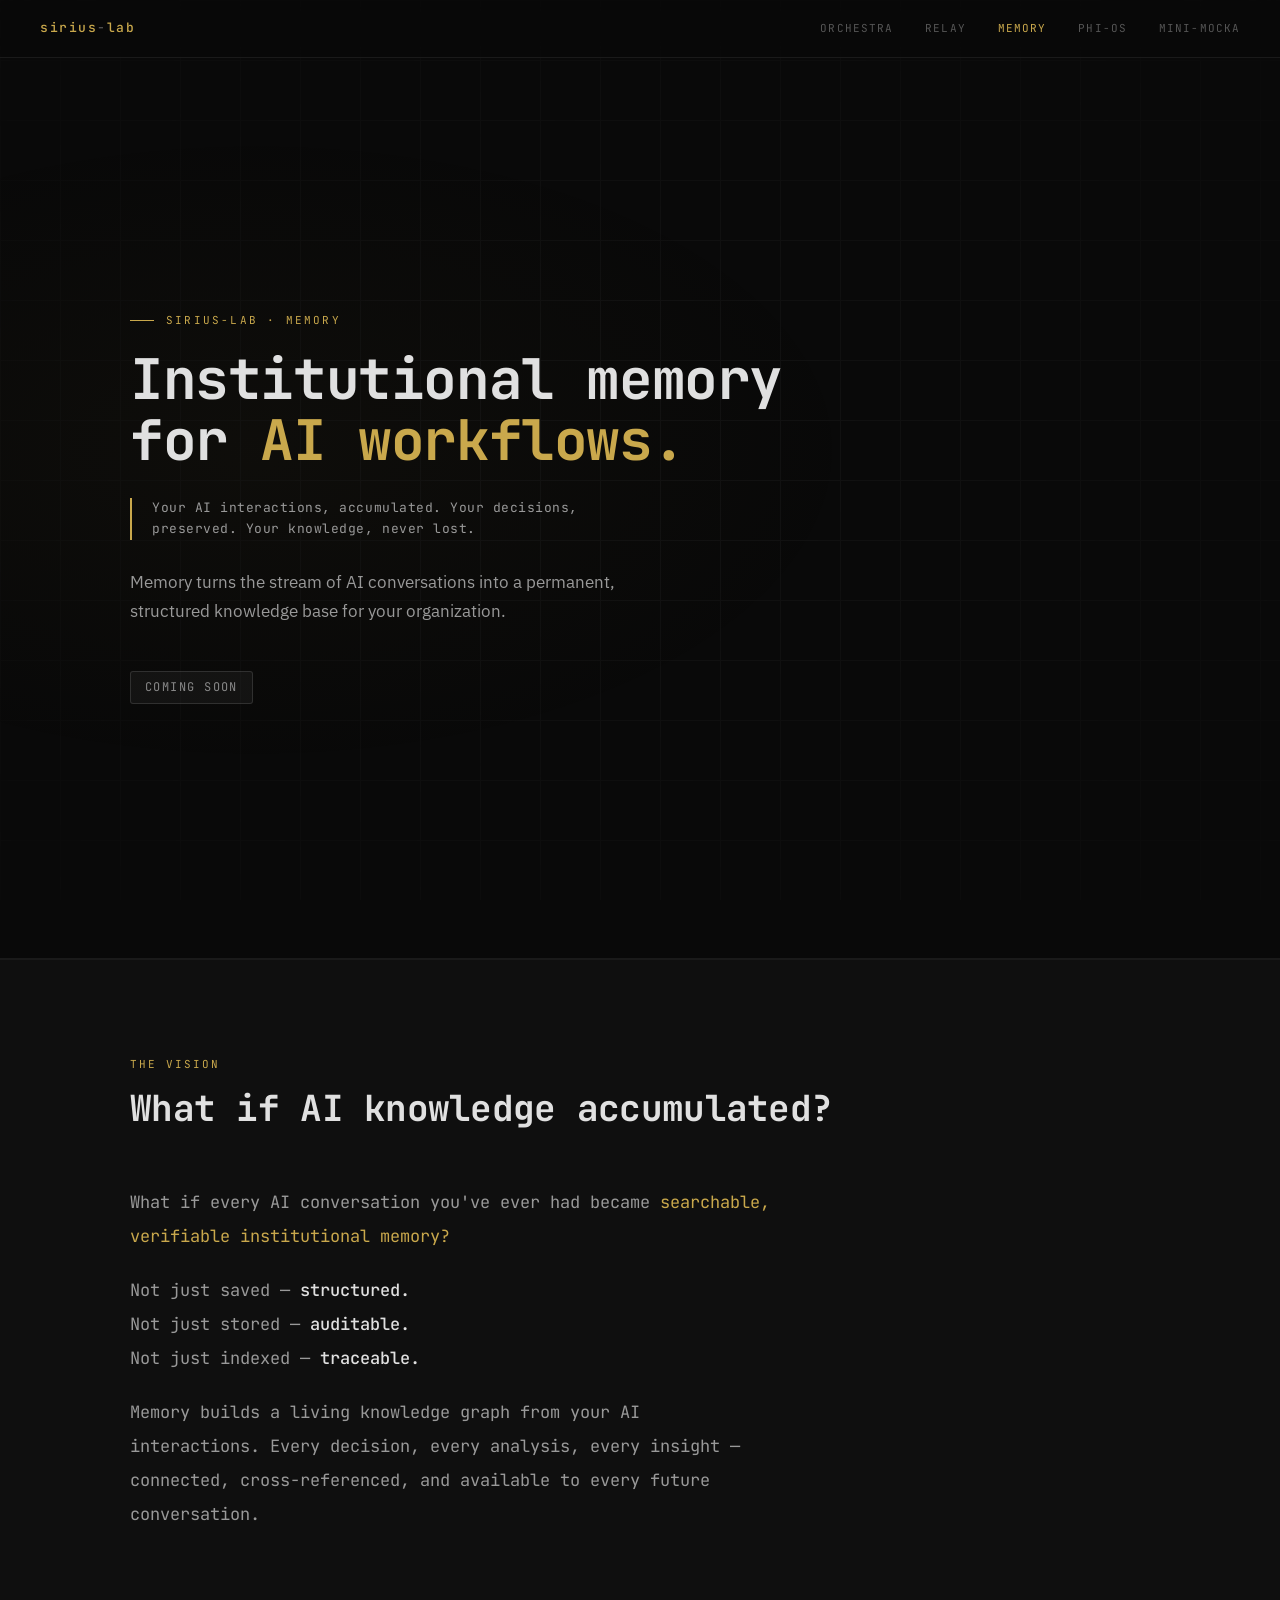
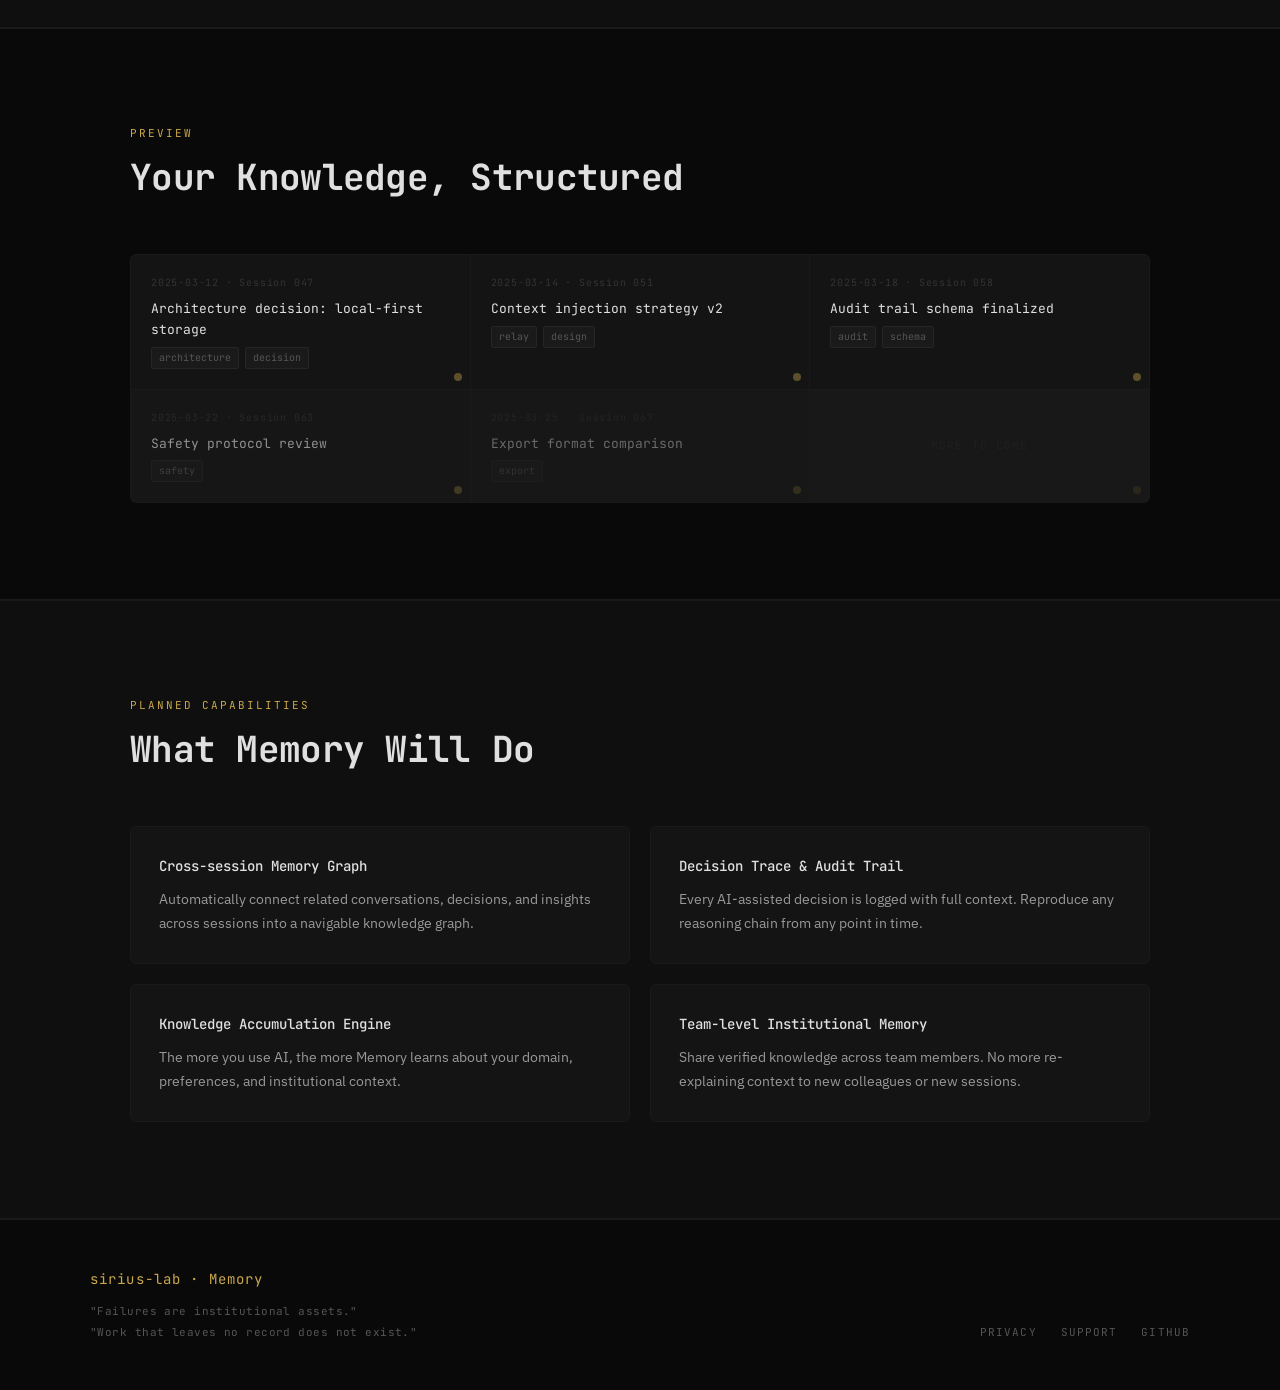
<file: memory/index.html>
<!DOCTYPE html>
<html lang="en">
<head>
  <meta charset="UTF-8">
  <meta name="viewport" content="width=device-width, initial-scale=1.0">
  <title>Memory — sirius-lab</title>
  <meta name="description" content="Persistent institutional memory for AI workflows. Structured, searchable, auditable.">
  <link rel="stylesheet" href="../assets/css/style.css">
  <style>
    .concept-text {
      font-family: var(--mono);
      font-size: 17px;
      color: var(--text-2);
      line-height: 2;
      max-width: 640px;
    }
    .concept-text strong { color: var(--text); font-weight: 500; }
    .concept-text em { color: var(--gold); font-style: normal; }
    .concept-text p + p { margin-top: 20px; }

    .memory-graph {
      display: grid;
      grid-template-columns: repeat(3,1fr);
      gap: 1px;
      background: var(--border);
      border: 1px solid var(--border);
      border-radius: var(--r-lg);
      overflow: hidden;
    }
    .memory-node {
      background: var(--bg-3);
      padding: 20px;
      position: relative;
    }
    .memory-node::after {
      content: '';
      position: absolute;
      bottom: 0; right: 0;
      width: 8px; height: 8px;
      border-radius: 50%;
      background: var(--gold);
      opacity: 0.4;
      margin: 8px;
    }
    .memory-node-date { font-family: var(--mono); font-size: 10px; color: var(--text-4); letter-spacing: 0.08em; margin-bottom: 8px; }
    .memory-node-title { font-family: var(--mono); font-size: 13px; color: var(--text); margin-bottom: 6px; }
    .memory-node-tags { display: flex; gap: 6px; flex-wrap: wrap; }
    .memory-tag { font-family: var(--mono); font-size: 10px; background: var(--bg-4); border: 1px solid var(--border-2); color: var(--text-3); padding: 2px 7px; border-radius: 2px; }
  </style>
</head>
<body>

<div class="hero-bg"></div>
<div class="hero-grid"></div>

<!-- HEADER -->
<header class="site-header">
  <a href="../" class="site-logo">sirius<span>-</span>lab</a>
  <nav class="site-nav">
    <a href="../orchestra/">Orchestra</a>
    <a href="../relay/">Relay</a>
    <a href="../memory/" class="active">Memory</a>
    <a href="../phi-os/">PHI-OS</a>
    <a href="../mini-mocka/">mini-MoCKA</a>
  </nav>
  <button class="nav-toggle" aria-label="Toggle navigation" aria-expanded="false">
    <span></span><span></span><span></span>
  </button>
</header>
<nav class="mobile-nav">
  <a href="../orchestra/">Orchestra</a>
  <a href="../relay/">Relay</a>
  <a href="../memory/" class="active">Memory</a>
  <a href="../phi-os/">PHI-OS</a>
  <a href="../mini-mocka/">mini-MoCKA</a>
</nav>

<main>

  <!-- ===== HERO ===== -->
  <section class="hero">
    <div class="eyebrow hero-anim">sirius-lab · Memory</div>
    <h1 class="hero-anim">Institutional memory<br>for <em>AI workflows.</em></h1>
    <p class="hero-quote hero-anim">
      Your AI interactions, accumulated. Your decisions, preserved. Your knowledge, never lost.
    </p>
    <p class="hero-desc hero-anim">
      Memory turns the stream of AI conversations into a permanent,
      structured knowledge base for your organization.
    </p>
    <div class="cta-group hero-anim">
      <span class="badge badge-soon" style="font-size:12px; padding:6px 14px;">Coming Soon</span>
    </div>
  </section>

  <hr>

  <!-- ===== CONCEPT ===== -->
  <div class="section-alt">
    <div class="section">
      <div class="section-header animate">
        <div class="section-eyebrow">The Vision</div>
        <h2>What if AI knowledge accumulated?</h2>
      </div>

      <div class="concept-text animate d2">
        <p>
          What if every AI conversation you've ever had became
          <em>searchable, verifiable institutional memory?</em>
        </p>
        <p>
          Not just saved — <strong>structured.</strong><br>
          Not just stored — <strong>auditable.</strong><br>
          Not just indexed — <strong>traceable.</strong>
        </p>
        <p>
          Memory builds a living knowledge graph from your AI interactions.
          Every decision, every analysis, every insight — connected,
          cross-referenced, and available to every future conversation.
        </p>
      </div>
    </div>
  </div>

  <hr>

  <!-- ===== MOCK MEMORY GRAPH ===== -->
  <div class="section">
    <div class="section-header animate">
      <div class="section-eyebrow">Preview</div>
      <h2>Your Knowledge, Structured</h2>
    </div>

    <div class="memory-graph animate d2">
      <div class="memory-node">
        <div class="memory-node-date">2025-03-12 · Session 047</div>
        <div class="memory-node-title">Architecture decision: local-first storage</div>
        <div class="memory-node-tags">
          <span class="memory-tag">architecture</span>
          <span class="memory-tag">decision</span>
        </div>
      </div>
      <div class="memory-node">
        <div class="memory-node-date">2025-03-14 · Session 051</div>
        <div class="memory-node-title">Context injection strategy v2</div>
        <div class="memory-node-tags">
          <span class="memory-tag">relay</span>
          <span class="memory-tag">design</span>
        </div>
      </div>
      <div class="memory-node">
        <div class="memory-node-date">2025-03-18 · Session 058</div>
        <div class="memory-node-title">Audit trail schema finalized</div>
        <div class="memory-node-tags">
          <span class="memory-tag">audit</span>
          <span class="memory-tag">schema</span>
        </div>
      </div>
      <div class="memory-node" style="opacity:0.6;">
        <div class="memory-node-date">2025-03-22 · Session 063</div>
        <div class="memory-node-title">Safety protocol review</div>
        <div class="memory-node-tags">
          <span class="memory-tag">safety</span>
        </div>
      </div>
      <div class="memory-node" style="opacity:0.4;">
        <div class="memory-node-date">2025-03-25 · Session 067</div>
        <div class="memory-node-title">Export format comparison</div>
        <div class="memory-node-tags">
          <span class="memory-tag">export</span>
        </div>
      </div>
      <div class="memory-node" style="opacity:0.25; display:flex; align-items:center; justify-content:center;">
        <span style="font-family:var(--mono); font-size:11px; color:var(--text-4); letter-spacing:0.1em; text-transform:uppercase;">More to come</span>
      </div>
    </div>
  </div>

  <hr>

  <!-- ===== PLANNED FEATURES ===== -->
  <div class="section-alt">
    <div class="section">
      <div class="section-header animate">
        <div class="section-eyebrow">Planned Capabilities</div>
        <h2>What Memory Will Do</h2>
      </div>

      <div class="grid-2 animate d2">
        <div class="card">
          <div class="card-title">Cross-session Memory Graph</div>
          <p class="card-desc">Automatically connect related conversations, decisions, and insights across sessions into a navigable knowledge graph.</p>
        </div>
        <div class="card">
          <div class="card-title">Decision Trace &amp; Audit Trail</div>
          <p class="card-desc">Every AI-assisted decision is logged with full context. Reproduce any reasoning chain from any point in time.</p>
        </div>
        <div class="card">
          <div class="card-title">Knowledge Accumulation Engine</div>
          <p class="card-desc">The more you use AI, the more Memory learns about your domain, preferences, and institutional context.</p>
        </div>
        <div class="card">
          <div class="card-title">Team-level Institutional Memory</div>
          <p class="card-desc">Share verified knowledge across team members. No more re-explaining context to new colleagues or new sessions.</p>
        </div>
      </div>
    </div>
  </div>

</main>

<!-- FOOTER -->
<footer class="site-footer">
  <div class="footer-inner">
    <div>
      <div class="footer-brand-name">sirius-lab · Memory</div>
      <div class="footer-taglines">
        <p>Failures are institutional assets.</p>
        <p>Work that leaves no record does not exist.</p>
      </div>
    </div>
    <div class="footer-links">
      <a href="../privacy.html">Privacy</a>
      <a href="../support.html">Support</a>
      <a href="https://github.com/m-sirius-k/sirius-lab" target="_blank" rel="noopener">GitHub</a>
    </div>
  </div>
</footer>

<script src="../assets/js/main.js"></script>
</body>
</html>
</file>
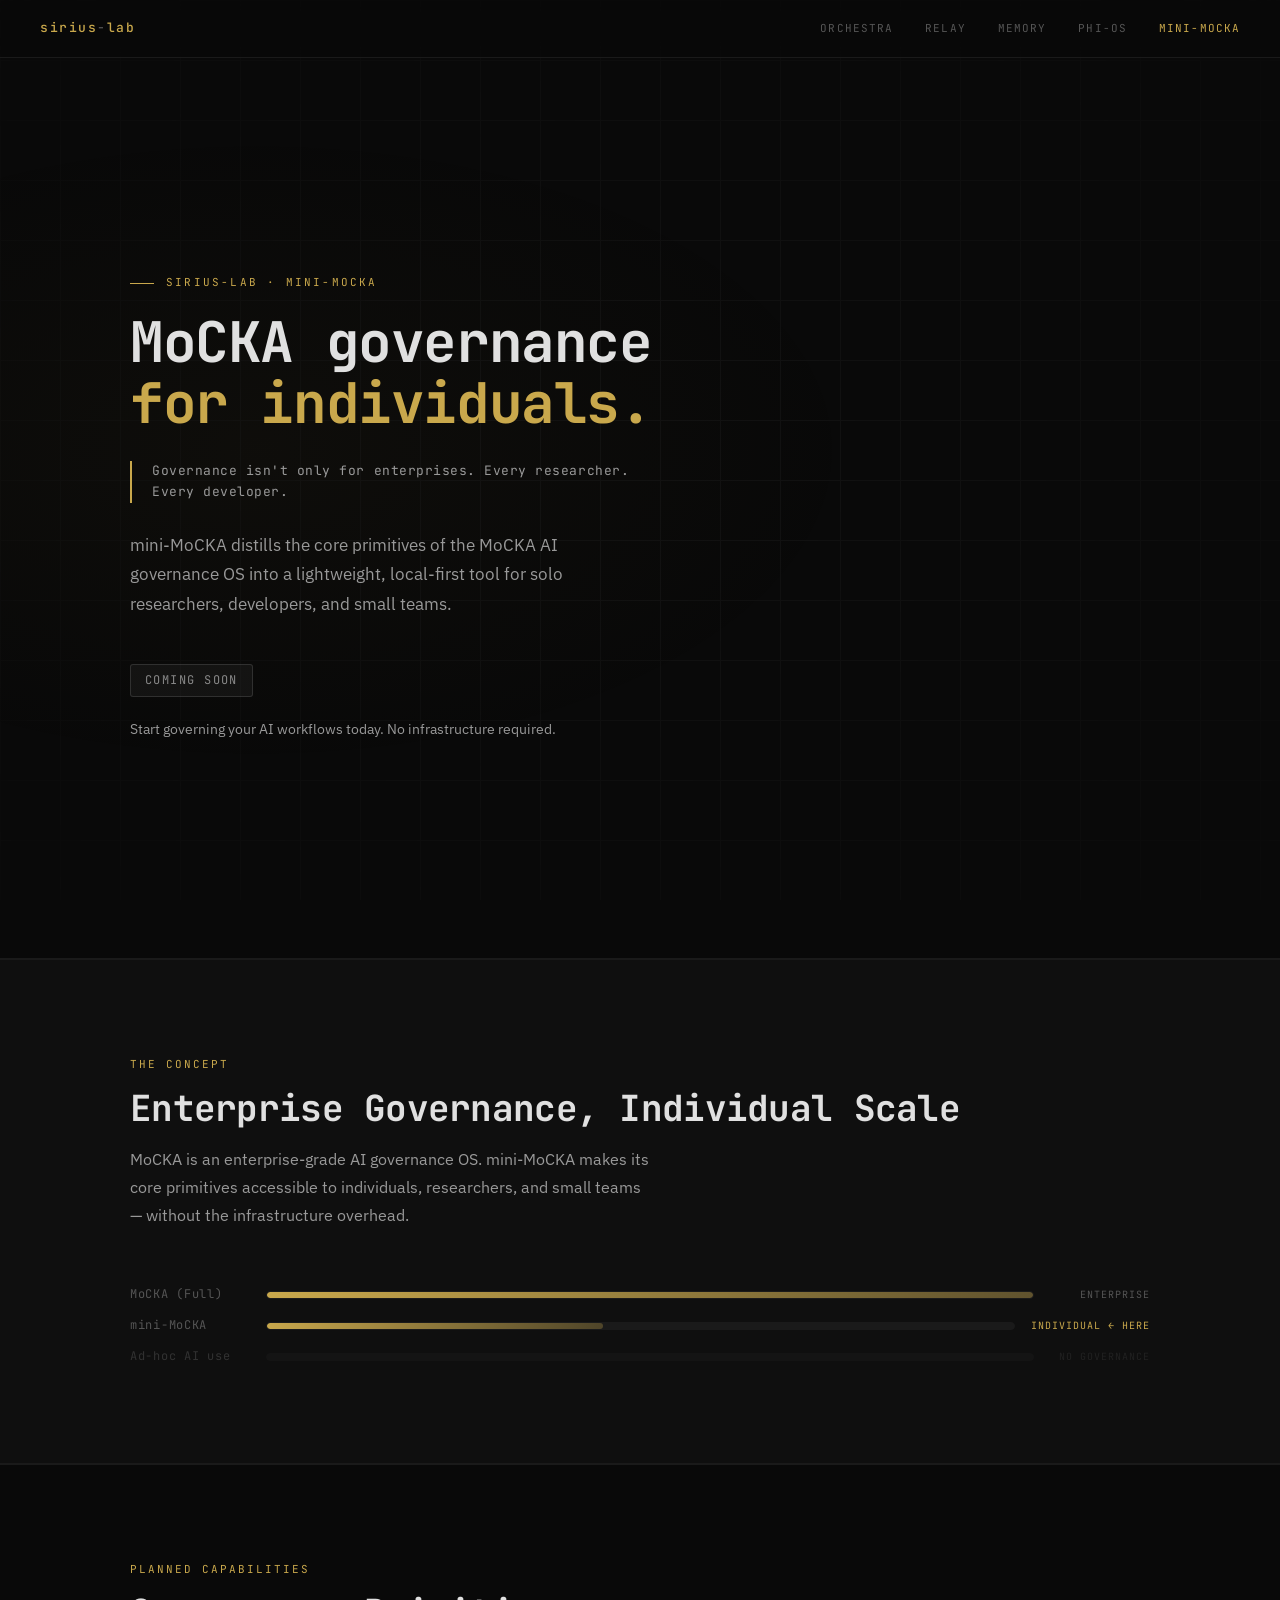
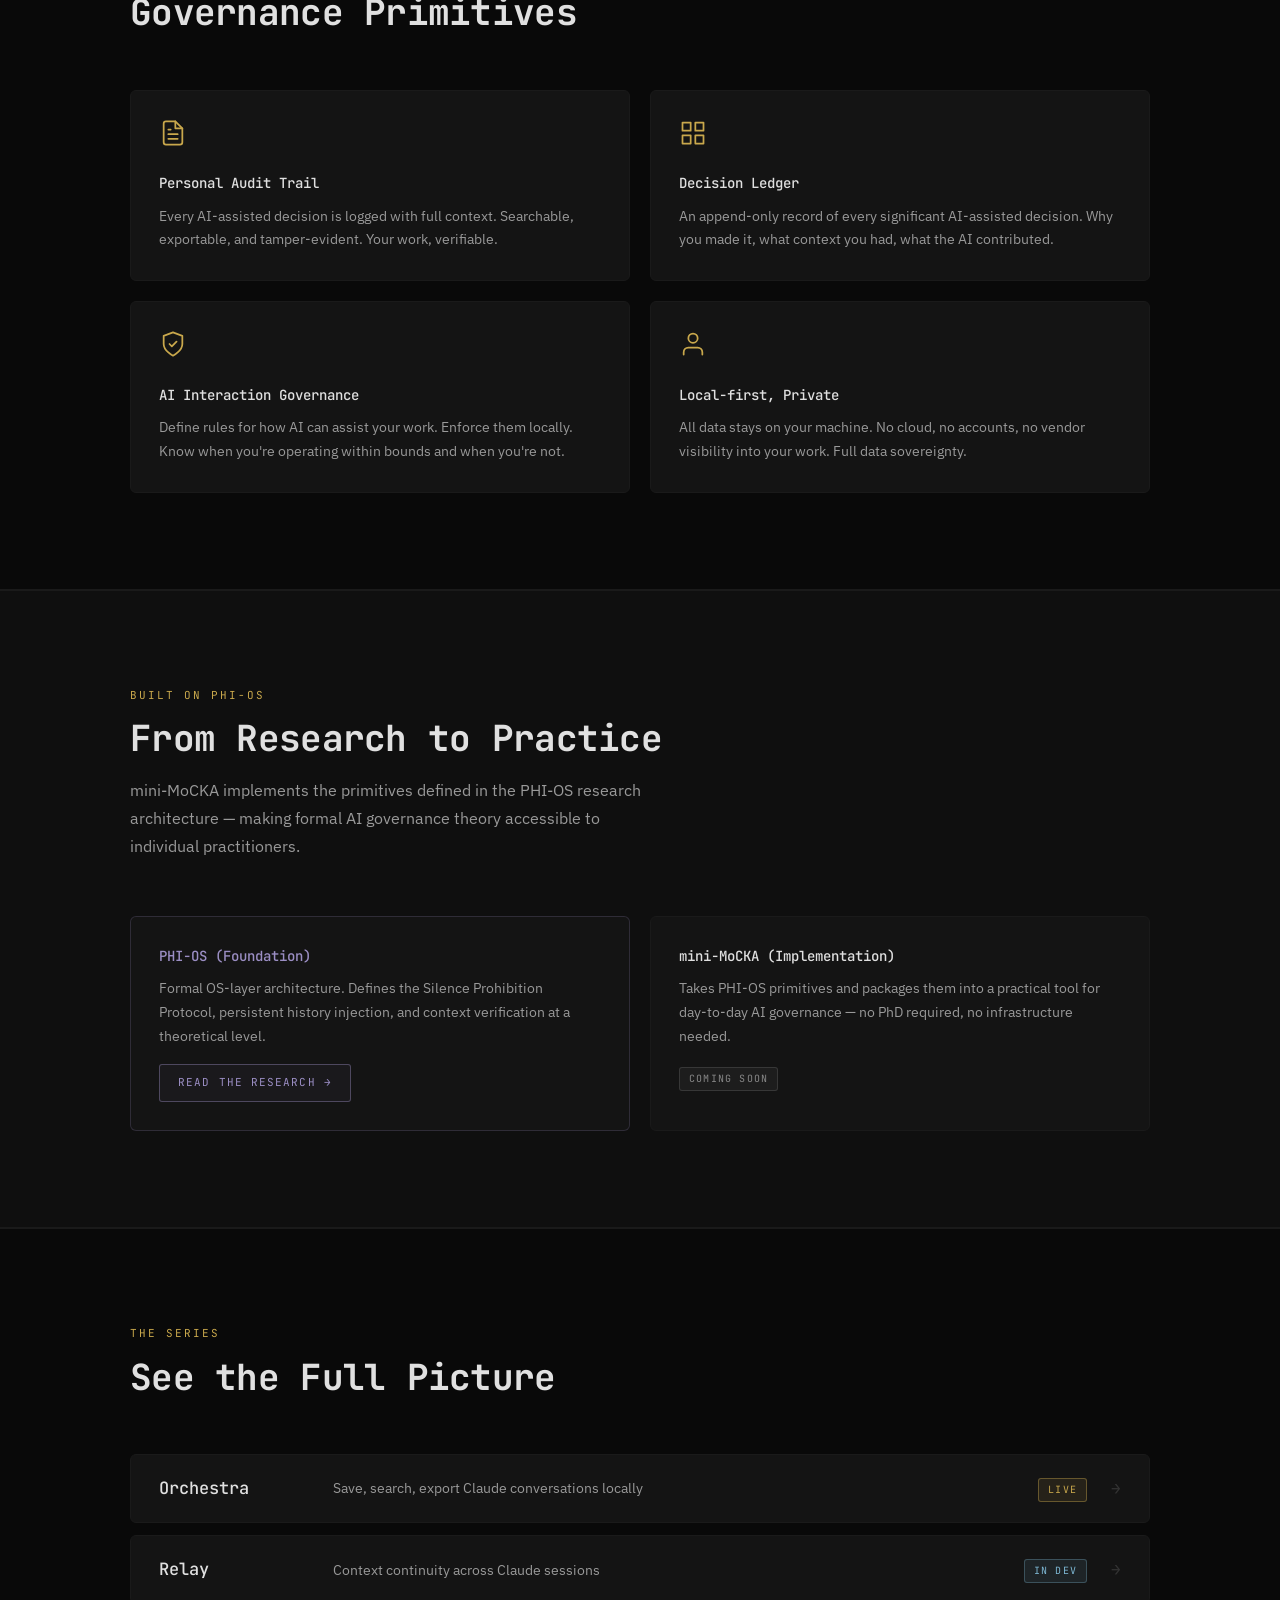
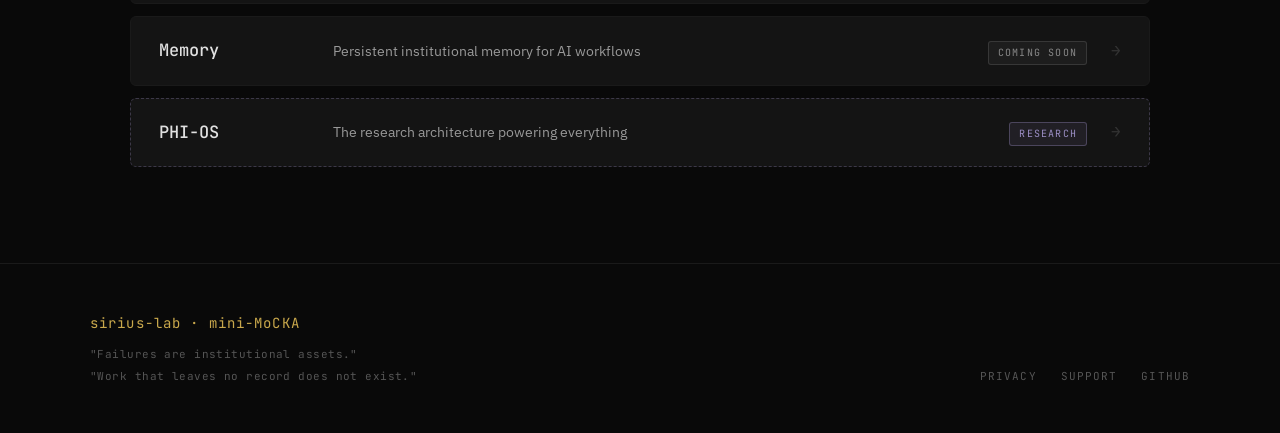
<file: mini-mocka/index.html>
<!DOCTYPE html>
<html lang="en">
<head>
  <meta charset="UTF-8">
  <meta name="viewport" content="width=device-width, initial-scale=1.0">
  <title>mini-MoCKA — sirius-lab</title>
  <meta name="description" content="MoCKA governance primitives for individual researchers and developers. Local-first, privacy-preserving AI accountability.">
  <link rel="stylesheet" href="../assets/css/style.css">
  <style>
    .scale-diagram {
      display: flex;
      flex-direction: column;
      gap: 12px;
    }
    .scale-row {
      display: flex;
      align-items: center;
      gap: 16px;
      font-family: var(--mono);
    }
    .scale-label { font-size: 12px; color: var(--text-3); min-width: 120px; letter-spacing: 0.06em; }
    .scale-bar-wrap { flex: 1; height: 8px; background: var(--bg-4); border-radius: 4px; overflow: hidden; border: 1px solid var(--border); }
    .scale-bar-fill { height: 100%; border-radius: 4px; }
    .scale-tag { font-size: 10px; letter-spacing: 0.1em; text-transform: uppercase; min-width: 100px; text-align: right; }
  </style>
</head>
<body>

<div class="hero-bg"></div>
<div class="hero-grid"></div>

<!-- HEADER -->
<header class="site-header">
  <a href="../" class="site-logo">sirius<span>-</span>lab</a>
  <nav class="site-nav">
    <a href="../orchestra/">Orchestra</a>
    <a href="../relay/">Relay</a>
    <a href="../memory/">Memory</a>
    <a href="../phi-os/">PHI-OS</a>
    <a href="../mini-mocka/" class="active">mini-MoCKA</a>
  </nav>
  <button class="nav-toggle" aria-label="Toggle navigation" aria-expanded="false">
    <span></span><span></span><span></span>
  </button>
</header>
<nav class="mobile-nav">
  <a href="../orchestra/">Orchestra</a>
  <a href="../relay/">Relay</a>
  <a href="../memory/">Memory</a>
  <a href="../phi-os/">PHI-OS</a>
  <a href="../mini-mocka/" class="active">mini-MoCKA</a>
</nav>

<main>

  <!-- ===== HERO ===== -->
  <section class="hero">
    <div class="eyebrow hero-anim">sirius-lab · mini-MoCKA</div>
    <h1 class="hero-anim">
      MoCKA governance<br>
      <em>for individuals.</em>
    </h1>
    <p class="hero-quote hero-anim">
      Governance isn't only for enterprises. Every researcher. Every developer.
    </p>
    <p class="hero-desc hero-anim">
      mini-MoCKA distills the core primitives of the MoCKA AI governance OS
      into a lightweight, local-first tool for solo researchers, developers, and small teams.
    </p>
    <div class="cta-group hero-anim">
      <span class="badge badge-soon" style="font-size:12px; padding:6px 14px;">Coming Soon</span>
    </div>
    <p class="hero-desc hero-anim" style="margin-top:20px; font-size:14px;">
      Start governing your AI workflows today. No infrastructure required.
    </p>
  </section>

  <hr>

  <!-- ===== CONCEPT ===== -->
  <div class="section-alt">
    <div class="section">
      <div class="section-header animate">
        <div class="section-eyebrow">The Concept</div>
        <h2>Enterprise Governance, Individual Scale</h2>
        <p class="section-desc">
          MoCKA is an enterprise-grade AI governance OS.
          mini-MoCKA makes its core primitives accessible to
          individuals, researchers, and small teams — without the infrastructure overhead.
        </p>
      </div>

      <div class="scale-diagram animate d2">
        <div class="scale-row">
          <span class="scale-label">MoCKA (Full)</span>
          <div class="scale-bar-wrap">
            <div class="scale-bar-fill" style="width:100%; background:linear-gradient(90deg, var(--gold), rgba(201,168,76,0.4));"></div>
          </div>
          <span class="scale-tag" style="color:var(--text-3);">Enterprise</span>
        </div>
        <div class="scale-row">
          <span class="scale-label">mini-MoCKA</span>
          <div class="scale-bar-wrap">
            <div class="scale-bar-fill" style="width:45%; background:linear-gradient(90deg, var(--gold), rgba(201,168,76,0.3));"></div>
          </div>
          <span class="scale-tag" style="color:var(--gold);">Individual ← Here</span>
        </div>
        <div class="scale-row" style="opacity:0.5;">
          <span class="scale-label">Ad-hoc AI use</span>
          <div class="scale-bar-wrap">
            <div class="scale-bar-fill" style="width:0%;"></div>
          </div>
          <span class="scale-tag" style="color:var(--text-4);">No governance</span>
        </div>
      </div>
    </div>
  </div>

  <hr>

  <!-- ===== PLANNED FEATURES ===== -->
  <div class="section">
    <div class="section-header animate">
      <div class="section-eyebrow">Planned Capabilities</div>
      <h2>Governance Primitives</h2>
    </div>

    <div class="grid-2 animate d2">

      <div class="card card-gold">
        <div class="card-icon">
          <svg viewBox="0 0 24 24"><path d="M14 2H6a2 2 0 0 0-2 2v16a2 2 0 0 0 2 2h12a2 2 0 0 0 2-2V8z"/><polyline points="14 2 14 8 20 8"/><line x1="16" y1="13" x2="8" y2="13"/><line x1="16" y1="17" x2="8" y2="17"/><polyline points="10 9 9 9 8 9"/></svg>
        </div>
        <div class="card-title">Personal Audit Trail</div>
        <p class="card-desc">
          Every AI-assisted decision is logged with full context.
          Searchable, exportable, and tamper-evident. Your work, verifiable.
        </p>
      </div>

      <div class="card card-gold">
        <div class="card-icon">
          <svg viewBox="0 0 24 24"><rect x="3" y="3" width="7" height="7"/><rect x="14" y="3" width="7" height="7"/><rect x="14" y="14" width="7" height="7"/><rect x="3" y="14" width="7" height="7"/></svg>
        </div>
        <div class="card-title">Decision Ledger</div>
        <p class="card-desc">
          An append-only record of every significant AI-assisted decision.
          Why you made it, what context you had, what the AI contributed.
        </p>
      </div>

      <div class="card card-gold">
        <div class="card-icon">
          <svg viewBox="0 0 24 24"><path d="M12 22s8-4 8-10V5l-8-3-8 3v7c0 6 8 10 8 10z"/><polyline points="9 12 11 14 15 10"/></svg>
        </div>
        <div class="card-title">AI Interaction Governance</div>
        <p class="card-desc">
          Define rules for how AI can assist your work. Enforce them locally.
          Know when you're operating within bounds and when you're not.
        </p>
      </div>

      <div class="card card-gold">
        <div class="card-icon">
          <svg viewBox="0 0 24 24"><path d="M20 21v-2a4 4 0 0 0-4-4H8a4 4 0 0 0-4 4v2"/><circle cx="12" cy="7" r="4"/></svg>
        </div>
        <div class="card-title">Local-first, Private</div>
        <p class="card-desc">
          All data stays on your machine. No cloud, no accounts,
          no vendor visibility into your work. Full data sovereignty.
        </p>
      </div>

    </div>
  </div>

  <hr>

  <!-- ===== RELATIONSHIP ===== -->
  <div class="section-alt">
    <div class="section">
      <div class="section-header animate">
        <div class="section-eyebrow">Built on PHI-OS</div>
        <h2>From Research to Practice</h2>
        <p class="section-desc">
          mini-MoCKA implements the primitives defined in the PHI-OS research architecture —
          making formal AI governance theory accessible to individual practitioners.
        </p>
      </div>

      <div class="grid-2 animate d2">
        <div class="card" style="border-color:rgba(155,142,196,0.2);">
          <div class="card-title" style="color:var(--purple);">PHI-OS (Foundation)</div>
          <p class="card-desc">
            Formal OS-layer architecture. Defines the Silence Prohibition Protocol,
            persistent history injection, and context verification at a theoretical level.
          </p>
          <div style="margin-top:16px;">
            <a href="../phi-os/" class="btn btn-purple" style="font-size:11px; padding:9px 18px;">Read the Research →</a>
          </div>
        </div>
        <div class="card card-gold">
          <div class="card-title">mini-MoCKA (Implementation)</div>
          <p class="card-desc">
            Takes PHI-OS primitives and packages them into a practical tool for
            day-to-day AI governance — no PhD required, no infrastructure needed.
          </p>
          <div style="margin-top:16px;">
            <span class="badge badge-soon">Coming Soon</span>
          </div>
        </div>
      </div>
    </div>
  </div>

  <hr>

  <!-- ===== SERIES ===== -->
  <div class="section">
    <div class="section-header animate">
      <div class="section-eyebrow">The Series</div>
      <h2>See the Full Picture</h2>
    </div>
    <div class="product-list animate d2">
      <a href="../orchestra/" class="product-card">
        <span class="product-name">Orchestra</span>
        <span class="product-desc">Save, search, export Claude conversations locally</span>
        <span class="product-status"><span class="badge badge-live">Live</span></span>
        <span class="product-arrow">→</span>
      </a>
      <a href="../relay/" class="product-card">
        <span class="product-name">Relay</span>
        <span class="product-desc">Context continuity across Claude sessions</span>
        <span class="product-status"><span class="badge badge-dev">In Dev</span></span>
        <span class="product-arrow">→</span>
      </a>
      <a href="../memory/" class="product-card">
        <span class="product-name">Memory</span>
        <span class="product-desc">Persistent institutional memory for AI workflows</span>
        <span class="product-status"><span class="badge badge-soon">Coming Soon</span></span>
        <span class="product-arrow">→</span>
      </a>
      <a href="../phi-os/" class="product-card research">
        <span class="product-name">PHI-OS</span>
        <span class="product-desc">The research architecture powering everything</span>
        <span class="product-status"><span class="badge badge-research">Research</span></span>
        <span class="product-arrow">→</span>
      </a>
    </div>
  </div>

</main>

<!-- FOOTER -->
<footer class="site-footer">
  <div class="footer-inner">
    <div>
      <div class="footer-brand-name">sirius-lab · mini-MoCKA</div>
      <div class="footer-taglines">
        <p>Failures are institutional assets.</p>
        <p>Work that leaves no record does not exist.</p>
      </div>
    </div>
    <div class="footer-links">
      <a href="../privacy.html">Privacy</a>
      <a href="../support.html">Support</a>
      <a href="https://github.com/m-sirius-k/sirius-lab" target="_blank" rel="noopener">GitHub</a>
    </div>
  </div>
</footer>

<script src="../assets/js/main.js"></script>
</body>
</html>
</file>
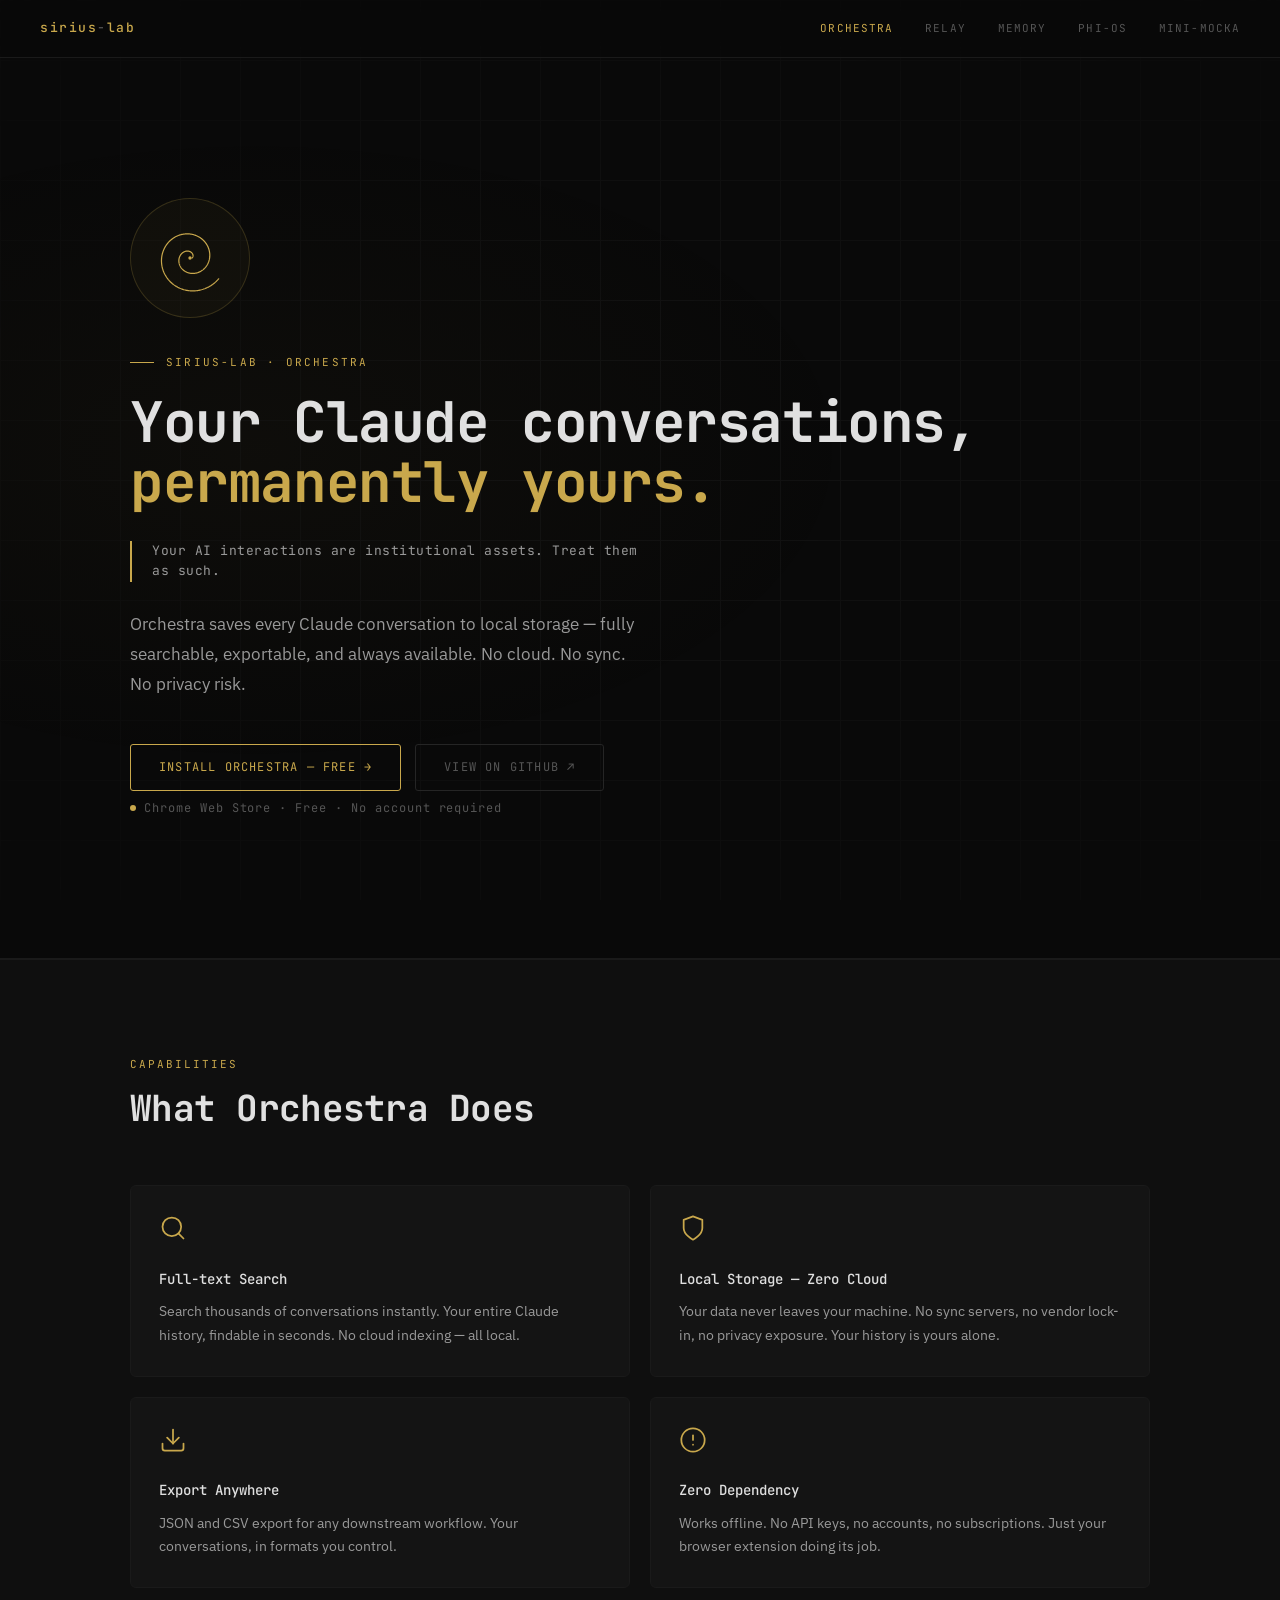
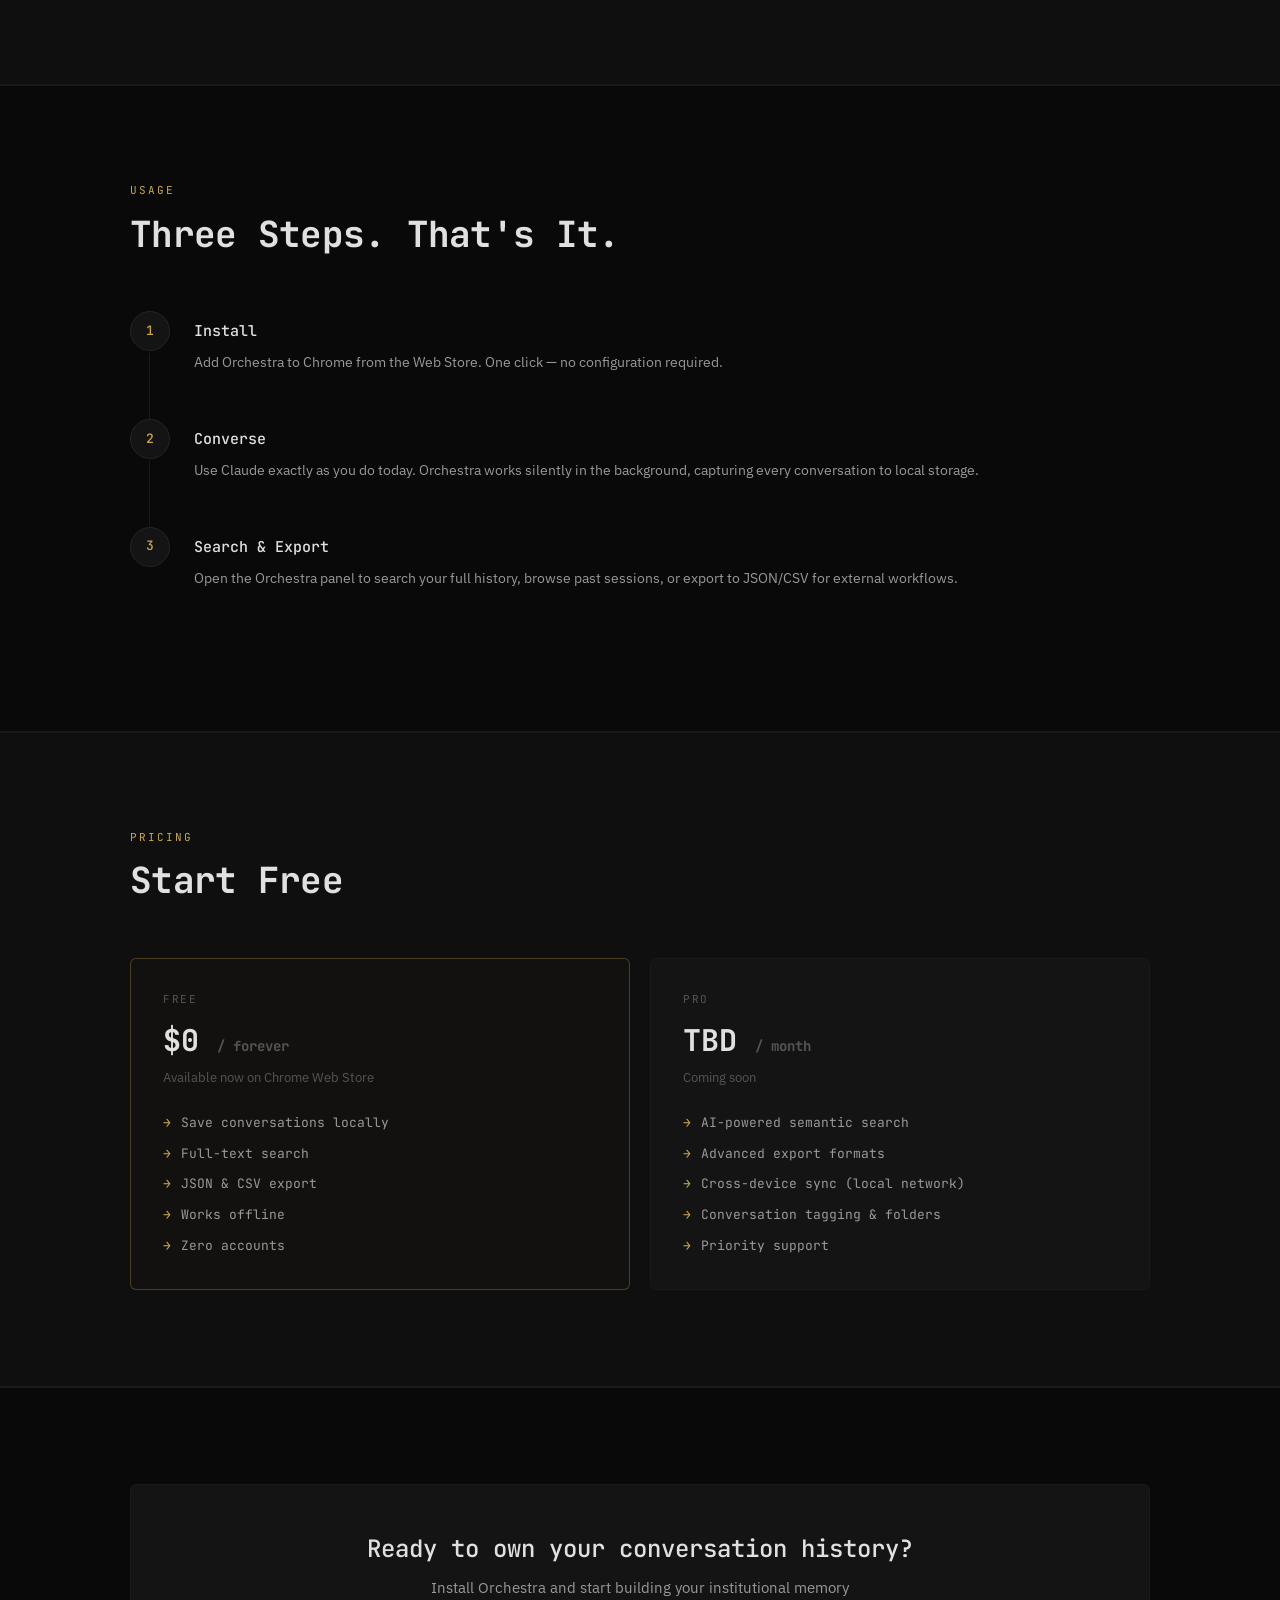
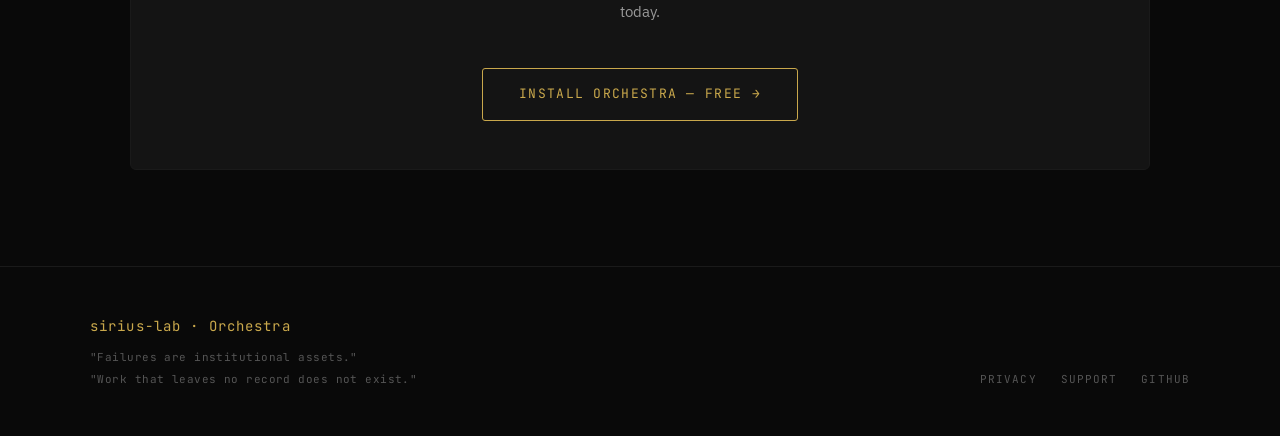
<file: orchestra/index.html>
<!DOCTYPE html>
<html lang="en">
<head>
  <meta charset="UTF-8">
  <meta name="viewport" content="width=device-width, initial-scale=1.0">
  <title>Orchestra — sirius-lab</title>
  <meta name="description" content="Save, search, and export your Claude conversations locally. Your history, permanently yours. No cloud. No privacy risk.">
  <link rel="stylesheet" href="../assets/css/style.css">
  <style>
    .orchestra-hero-icon {
      width: 120px; height: 120px;
      margin-bottom: 36px;
      display: flex; align-items: center; justify-content: center;
      border: 1px solid rgba(201,168,76,0.2);
      border-radius: 50%;
      background: rgba(201,168,76,0.04);
    }
    .orchestra-hero-icon svg { overflow: visible; }

    .chrome-badge {
      display: inline-flex; align-items: center; gap: 8px;
      font-family: var(--mono); font-size: 12px;
      color: var(--text-3); margin-top: 8px;
      letter-spacing: 0.08em;
    }
    .chrome-badge::before {
      content: '';
      display: block; width: 6px; height: 6px;
      border-radius: 50%; background: var(--gold);
    }

    .cta-section {
      background: var(--bg-3);
      border: 1px solid var(--border);
      border-radius: var(--r-lg);
      padding: 48px;
      text-align: center;
    }
    .cta-section h3 {
      font-size: 24px; margin-bottom: 12px;
    }
    .cta-section p {
      font-size: 15px; color: var(--text-2);
      margin-bottom: 32px; max-width: 440px; margin-left: auto; margin-right: auto;
    }
    .cta-section .cta-group { justify-content: center; }
  </style>
</head>
<body>

<div class="hero-bg"></div>
<div class="hero-grid"></div>

<!-- HEADER -->
<header class="site-header">
  <a href="../" class="site-logo">sirius<span>-</span>lab</a>
  <nav class="site-nav">
    <a href="../orchestra/" class="active">Orchestra</a>
    <a href="../relay/">Relay</a>
    <a href="../memory/">Memory</a>
    <a href="../phi-os/">PHI-OS</a>
    <a href="../mini-mocka/">mini-MoCKA</a>
  </nav>
  <button class="nav-toggle" aria-label="Toggle navigation" aria-expanded="false">
    <span></span><span></span><span></span>
  </button>
</header>
<nav class="mobile-nav">
  <a href="../orchestra/" class="active">Orchestra</a>
  <a href="../relay/">Relay</a>
  <a href="../memory/">Memory</a>
  <a href="../phi-os/">PHI-OS</a>
  <a href="../mini-mocka/">mini-MoCKA</a>
</nav>

<main>

  <!-- ===== HERO ===== -->
  <section class="hero">
    <div class="orchestra-hero-icon hero-anim">
      <svg id="orchestra-spiral" viewBox="0 0 120 120" width="80" height="80"></svg>
    </div>
    <div class="eyebrow hero-anim">sirius-lab · Orchestra</div>
    <h1 class="hero-anim">Your Claude conversations,<br><em>permanently yours.</em></h1>
    <p class="hero-quote hero-anim">
      Your AI interactions are institutional assets. Treat them as such.
    </p>
    <p class="hero-desc hero-anim">
      Orchestra saves every Claude conversation to local storage —
      fully searchable, exportable, and always available.
      No cloud. No sync. No privacy risk.
    </p>
    <div class="cta-group hero-anim">
      <a href="https://chromewebstore.google.com/detail/orchestra/aollpclhdmcaocbahnakiacfhafamllo" target="_blank" rel="noopener" class="btn btn-primary">Install Orchestra — Free →</a>
      <a href="https://github.com/m-sirius-k/sirius-lab" target="_blank" rel="noopener" class="btn btn-secondary">View on GitHub ↗</a>
    </div>
    <div class="chrome-badge hero-anim">Chrome Web Store · Free · No account required</div>
  </section>

  <hr>

  <!-- ===== FEATURES ===== -->
  <div class="section-alt">
    <div class="section">
      <div class="section-header animate">
        <div class="section-eyebrow">Capabilities</div>
        <h2>What Orchestra Does</h2>
      </div>

      <div class="grid-2 grid-feature animate d2">

        <div class="card card-gold">
          <div class="card-icon">
            <svg viewBox="0 0 24 24"><circle cx="11" cy="11" r="8"/><path d="m21 21-4.35-4.35"/></svg>
          </div>
          <div class="card-title">Full-text Search</div>
          <p class="card-desc">
            Search thousands of conversations instantly. Your entire Claude history,
            findable in seconds. No cloud indexing — all local.
          </p>
        </div>

        <div class="card card-gold">
          <div class="card-icon">
            <svg viewBox="0 0 24 24"><path d="M12 22s8-4 8-10V5l-8-3-8 3v7c0 6 8 10 8 10z"/></svg>
          </div>
          <div class="card-title">Local Storage — Zero Cloud</div>
          <p class="card-desc">
            Your data never leaves your machine. No sync servers, no vendor lock-in,
            no privacy exposure. Your history is yours alone.
          </p>
        </div>

        <div class="card card-gold">
          <div class="card-icon">
            <svg viewBox="0 0 24 24"><path d="M21 15v4a2 2 0 0 1-2 2H5a2 2 0 0 1-2-2v-4"/><polyline points="7 10 12 15 17 10"/><line x1="12" y1="15" x2="12" y2="3"/></svg>
          </div>
          <div class="card-title">Export Anywhere</div>
          <p class="card-desc">
            JSON and CSV export for any downstream workflow.
            Your conversations, in formats you control.
          </p>
        </div>

        <div class="card card-gold">
          <div class="card-icon">
            <svg viewBox="0 0 24 24"><circle cx="12" cy="12" r="10"/><line x1="12" y1="8" x2="12" y2="12"/><line x1="12" y1="16" x2="12.01" y2="16"/></svg>
          </div>
          <div class="card-title">Zero Dependency</div>
          <p class="card-desc">
            Works offline. No API keys, no accounts, no subscriptions.
            Just your browser extension doing its job.
          </p>
        </div>

      </div>
    </div>
  </div>

  <hr>

  <!-- ===== HOW IT WORKS ===== -->
  <div class="section">
    <div class="section-header animate">
      <div class="section-eyebrow">Usage</div>
      <h2>Three Steps. That's It.</h2>
    </div>

    <div class="steps animate d2">
      <div class="step">
        <div class="step-number">1</div>
        <div class="step-content">
          <div class="step-title">Install</div>
          <p class="step-desc">
            Add Orchestra to Chrome from the Web Store.
            One click — no configuration required.
          </p>
        </div>
      </div>
      <div class="step">
        <div class="step-number">2</div>
        <div class="step-content">
          <div class="step-title">Converse</div>
          <p class="step-desc">
            Use Claude exactly as you do today.
            Orchestra works silently in the background, capturing every conversation to local storage.
          </p>
        </div>
      </div>
      <div class="step">
        <div class="step-number">3</div>
        <div class="step-content">
          <div class="step-title">Search &amp; Export</div>
          <p class="step-desc">
            Open the Orchestra panel to search your full history, browse past sessions,
            or export to JSON/CSV for external workflows.
          </p>
        </div>
      </div>
    </div>
  </div>

  <hr>

  <!-- ===== PRICING ===== -->
  <div class="section-alt">
    <div class="section">
      <div class="section-header animate">
        <div class="section-eyebrow">Pricing</div>
        <h2>Start Free</h2>
      </div>

      <div class="pricing-grid animate d2">
        <div class="pricing-card featured">
          <div class="pricing-tier">Free</div>
          <div class="pricing-price">$0 <span class="unit">/ forever</span></div>
          <div class="pricing-note">Available now on Chrome Web Store</div>
          <ul class="pricing-features">
            <li>Save conversations locally</li>
            <li>Full-text search</li>
            <li>JSON &amp; CSV export</li>
            <li>Works offline</li>
            <li>Zero accounts</li>
          </ul>
        </div>

        <div class="pricing-card">
          <div class="pricing-tier">Pro</div>
          <div class="pricing-price">TBD <span class="unit">/ month</span></div>
          <div class="pricing-note" style="color:var(--text-3)">Coming soon</div>
          <ul class="pricing-features">
            <li>AI-powered semantic search</li>
            <li>Advanced export formats</li>
            <li>Cross-device sync (local network)</li>
            <li>Conversation tagging &amp; folders</li>
            <li>Priority support</li>
          </ul>
        </div>
      </div>
    </div>
  </div>

  <hr>

  <!-- ===== CTA ===== -->
  <div class="section">
    <div class="cta-section animate">
      <h3>Ready to own your conversation history?</h3>
      <p>Install Orchestra and start building your institutional memory today.</p>
      <div class="cta-group">
        <a href="https://chromewebstore.google.com/detail/orchestra/aollpclhdmcaocbahnakiacfhafamllo" target="_blank" rel="noopener" class="btn btn-primary" style="font-size:13px; padding:15px 36px;">
          Install Orchestra — Free →
        </a>
      </div>
    </div>
  </div>

</main>

<!-- FOOTER -->
<footer class="site-footer">
  <div class="footer-inner">
    <div>
      <div class="footer-brand-name">sirius-lab · Orchestra</div>
      <div class="footer-taglines">
        <p>Failures are institutional assets.</p>
        <p>Work that leaves no record does not exist.</p>
      </div>
    </div>
    <div class="footer-links">
      <a href="../privacy.html">Privacy</a>
      <a href="../support.html">Support</a>
      <a href="https://github.com/m-sirius-k/sirius-lab" target="_blank" rel="noopener">GitHub</a>
    </div>
  </div>
</footer>

<script src="../assets/js/main.js"></script>
</body>
</html>
</file>
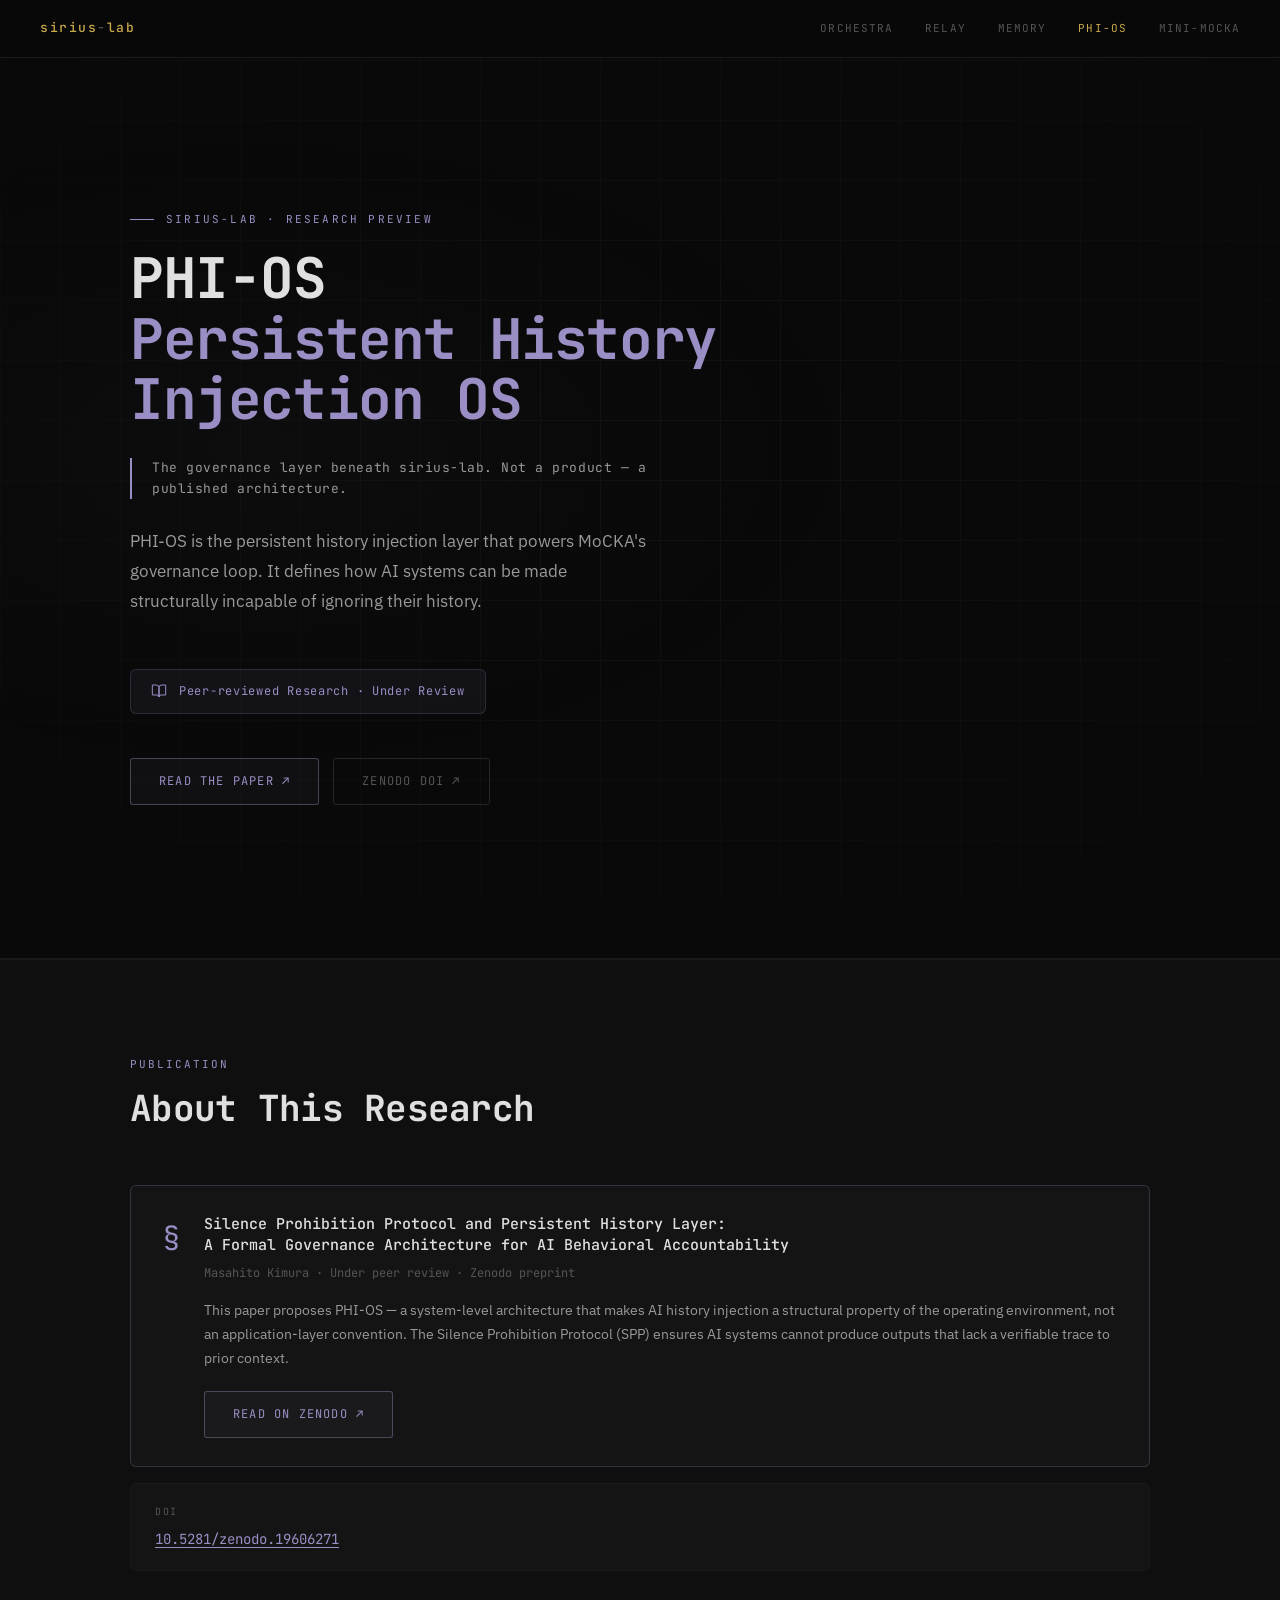
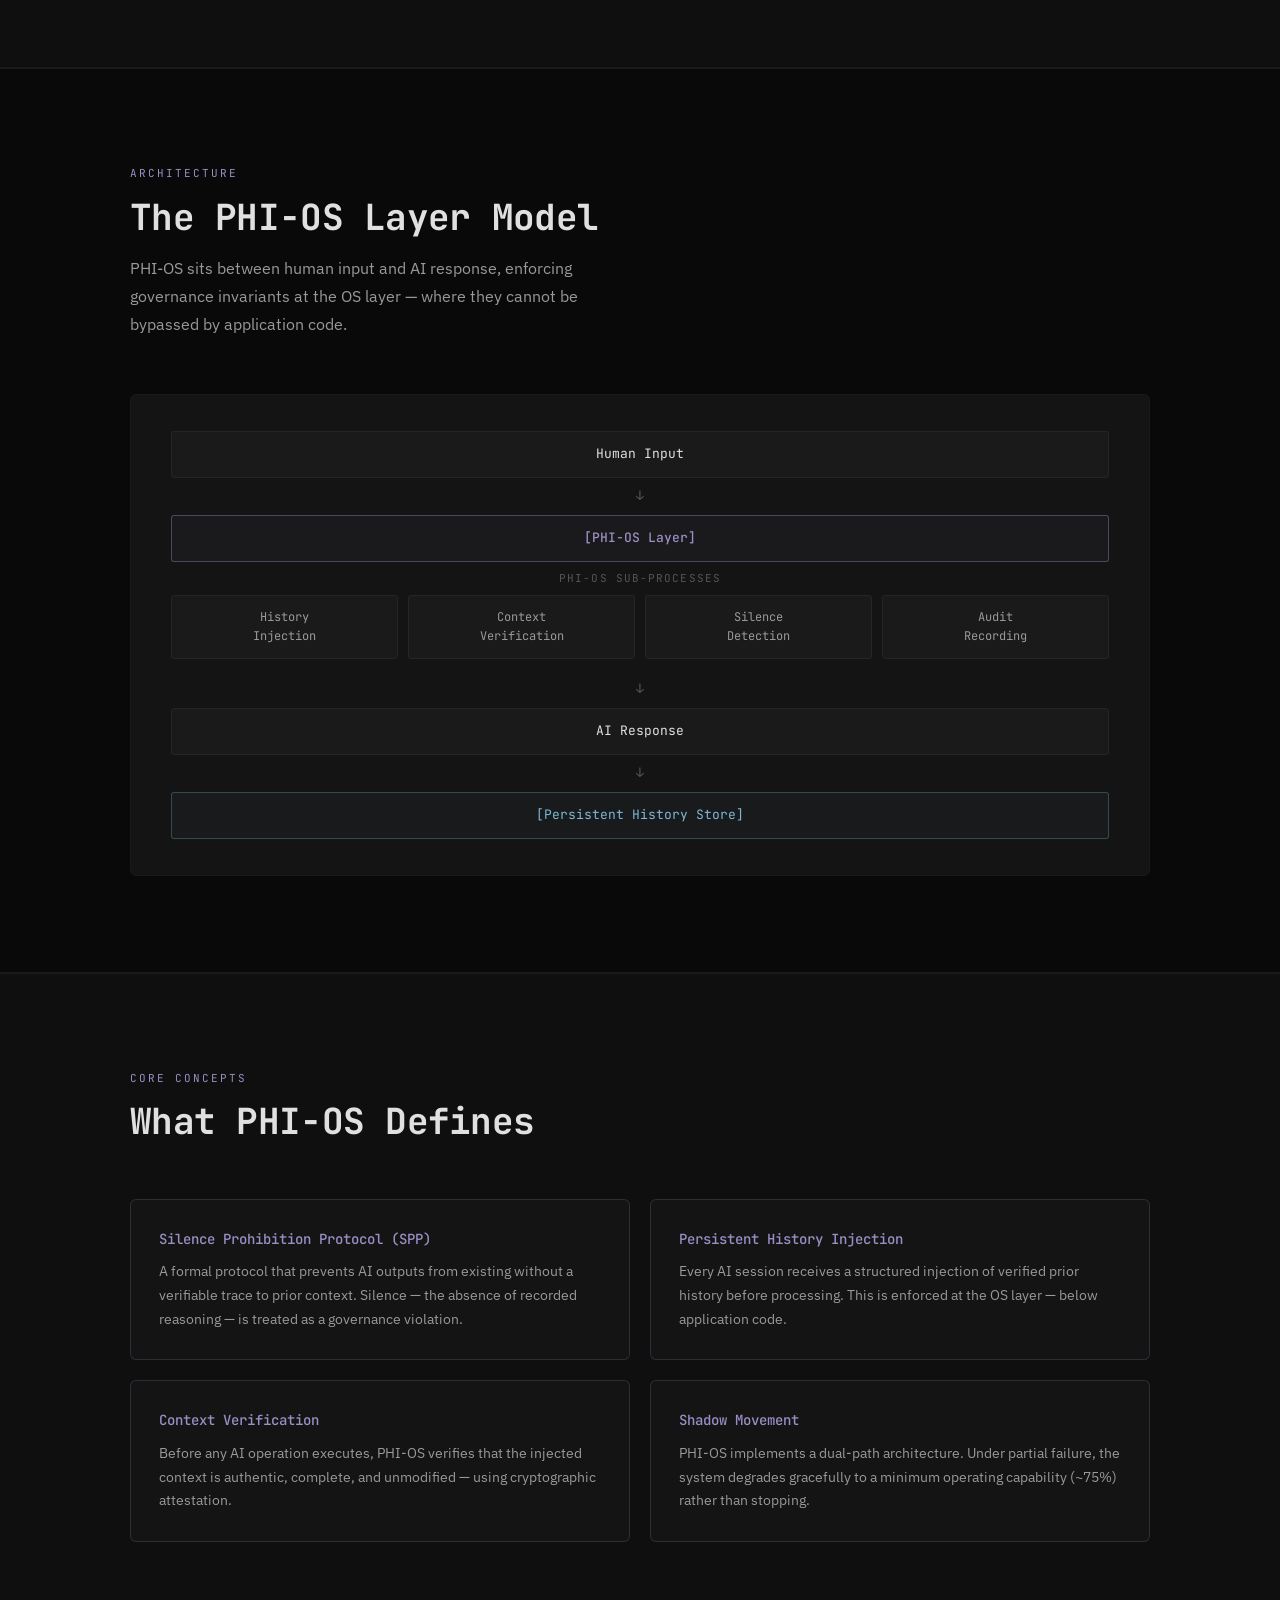
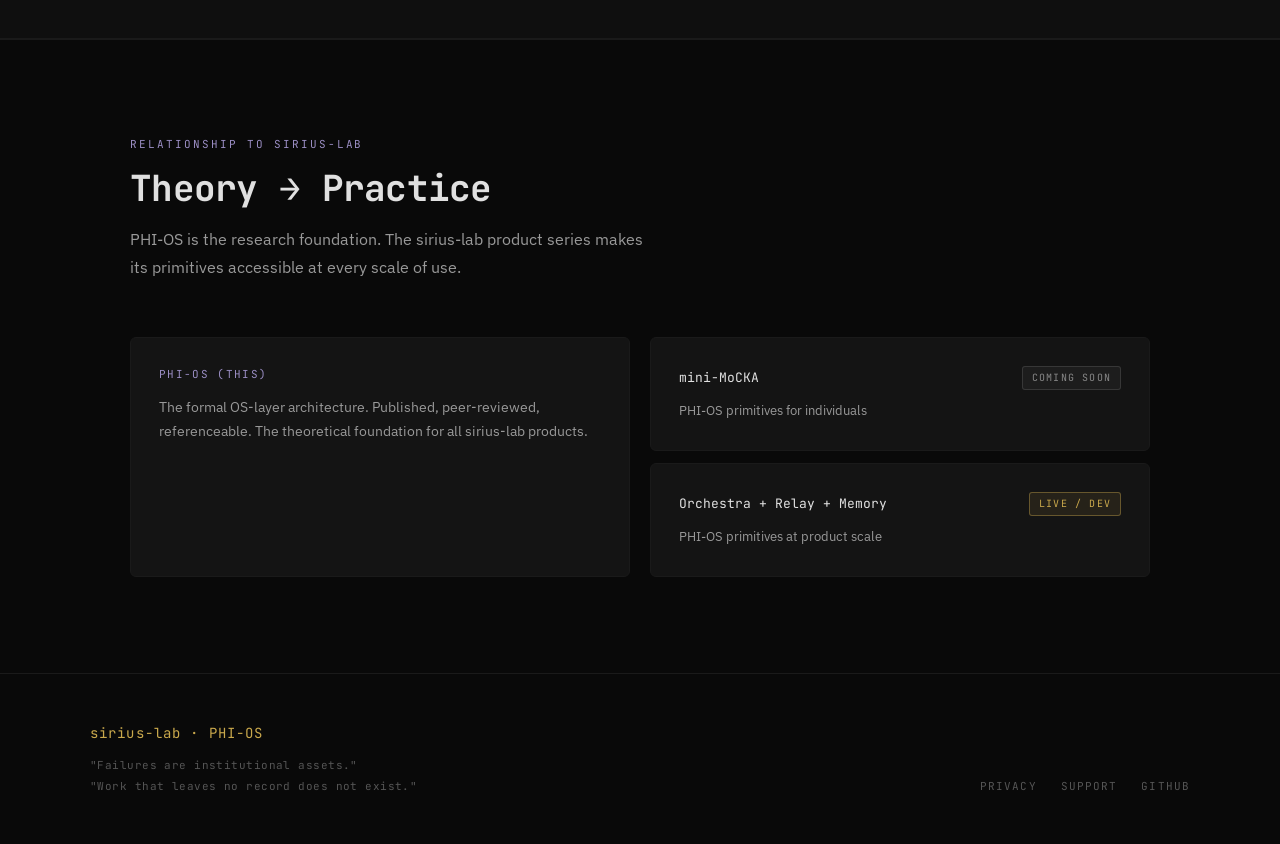
<file: phi-os/index.html>
<!DOCTYPE html>
<html lang="en">
<head>
  <meta charset="UTF-8">
  <meta name="viewport" content="width=device-width, initial-scale=1.0">
  <title>PHI-OS — sirius-lab</title>
  <meta name="description" content="Persistent History Injection OS — the published research architecture powering MoCKA's governance loop.">
  <link rel="stylesheet" href="../assets/css/style.css">
  <style>
    /* PHI-OS gets research-purple accent overrides */
    .research-eyebrow { color: var(--purple) !important; }
    .research-eyebrow::before { background: var(--purple) !important; }

    .research-banner {
      display: inline-flex; align-items: center; gap: 12px;
      background: rgba(155,142,196,0.07);
      border: 1px solid rgba(155,142,196,0.2);
      border-radius: var(--r-lg);
      padding: 12px 20px;
      font-family: var(--mono);
      font-size: 12px;
      color: var(--purple);
      letter-spacing: 0.06em;
      margin-top: 8px;
    }
    .research-banner svg { width: 16px; height: 16px; stroke: var(--purple); fill: none; stroke-width: 1.5; flex: 0 0 auto; }

    .doi-block {
      background: var(--bg-3);
      border: 1px solid var(--border);
      border-radius: var(--r-lg);
      padding: 20px 24px;
      font-family: var(--mono);
    }
    .doi-block .doi-label { font-size: 10px; letter-spacing: 0.15em; text-transform: uppercase; color: var(--text-3); margin-bottom: 8px; }
    .doi-block .doi-value { font-size: 14px; color: var(--purple); word-break: break-all; }
    .doi-block .doi-value a { color: inherit; text-decoration: underline; text-underline-offset: 3px; }

    /* Arch diagram custom */
    .phi-arch {
      font-family: var(--mono);
      font-size: 13px;
    }
    .phi-arch .node {
      border: 1px solid var(--border-2);
      border-radius: var(--r);
      padding: 12px 20px;
      text-align: center;
      background: var(--bg-4);
      color: var(--text-2);
    }
    .phi-arch .node.top { color: var(--text); }
    .phi-arch .node.layer {
      border-color: rgba(155,142,196,0.4);
      background: rgba(155,142,196,0.05);
      color: var(--purple);
      font-weight: 500;
    }
    .phi-arch .node.store {
      border-color: rgba(126,184,212,0.3);
      background: rgba(126,184,212,0.04);
      color: var(--blue);
    }
    .phi-arch .node.bottom { color: var(--text); }
    .phi-arch .arrow { text-align: center; padding: 8px 0; color: var(--text-3); }
    .phi-arch .split { display: flex; gap: 10px; }
    .phi-arch .split .node { flex: 1; font-size: 12px; }
    .phi-arch .split-label {
      font-size: 11px; letter-spacing: 0.1em; text-transform: uppercase;
      color: var(--text-3); text-align: center; margin-bottom: 8px;
    }

    .abstract-text {
      font-size: 15px;
      color: var(--text-2);
      line-height: 1.8;
      border-left: 2px solid rgba(155,142,196,0.4);
      padding-left: 24px;
      font-style: italic;
    }
  </style>
</head>
<body>

<div class="hero-bg" style="background: radial-gradient(ellipse 80% 60% at 20% 50%, rgba(155,142,196,0.03) 0%, transparent 60%);"></div>
<div class="hero-grid"></div>

<!-- HEADER -->
<header class="site-header">
  <a href="../" class="site-logo">sirius<span>-</span>lab</a>
  <nav class="site-nav">
    <a href="../orchestra/">Orchestra</a>
    <a href="../relay/">Relay</a>
    <a href="../memory/">Memory</a>
    <a href="../phi-os/" class="active">PHI-OS</a>
    <a href="../mini-mocka/">mini-MoCKA</a>
  </nav>
  <button class="nav-toggle" aria-label="Toggle navigation" aria-expanded="false">
    <span></span><span></span><span></span>
  </button>
</header>
<nav class="mobile-nav">
  <a href="../orchestra/">Orchestra</a>
  <a href="../relay/">Relay</a>
  <a href="../memory/">Memory</a>
  <a href="../phi-os/" class="active">PHI-OS</a>
  <a href="../mini-mocka/">mini-MoCKA</a>
</nav>

<main>

  <!-- ===== HERO ===== -->
  <section class="hero">
    <div class="eyebrow research-eyebrow hero-anim">sirius-lab · Research Preview</div>
    <h1 class="hero-anim" style="color:var(--text);">
      PHI-OS<br>
      <em style="color:var(--purple);">Persistent History<br>Injection OS</em>
    </h1>
    <p class="hero-quote hero-anim" style="border-color:var(--purple);">
      The governance layer beneath sirius-lab. Not a product — a published architecture.
    </p>
    <p class="hero-desc hero-anim">
      PHI-OS is the persistent history injection layer that powers MoCKA's governance loop.
      It defines how AI systems can be made structurally incapable of ignoring their history.
    </p>
    <div class="cta-group hero-anim">
      <div class="research-banner">
        <svg viewBox="0 0 24 24"><path d="M2 3h6a4 4 0 0 1 4 4v14a3 3 0 0 0-3-3H2z"/><path d="M22 3h-6a4 4 0 0 0-4 4v14a3 3 0 0 1 3-3h7z"/></svg>
        Peer-reviewed Research · Under Review
      </div>
    </div>
    <div class="cta-group hero-anim">
      <a href="https://doi.org/10.5281/zenodo.19606271" target="_blank" rel="noopener" class="btn btn-purple">Read the Paper ↗</a>
      <a href="https://doi.org/10.5281/zenodo.19606271" target="_blank" rel="noopener" class="btn btn-secondary">Zenodo DOI ↗</a>
    </div>
  </section>

  <hr>

  <!-- ===== RESEARCH OVERVIEW ===== -->
  <div class="section-alt">
    <div class="section">
      <div class="section-header animate">
        <div class="section-eyebrow research-eyebrow">Publication</div>
        <h2>About This Research</h2>
      </div>

      <div class="paper-card animate d2">
        <div class="paper-icon">§</div>
        <div>
          <div class="paper-title">
            Silence Prohibition Protocol and Persistent History Layer:<br>
            A Formal Governance Architecture for AI Behavioral Accountability
          </div>
          <div class="paper-meta">
            Masahito Kimura · Under peer review · Zenodo preprint
          </div>
          <p style="font-size:14px; color:var(--text-2); line-height:1.7; margin-bottom:20px;">
            This paper proposes PHI-OS — a system-level architecture that makes AI history
            injection a structural property of the operating environment, not an application-layer
            convention. The Silence Prohibition Protocol (SPP) ensures AI systems cannot produce
            outputs that lack a verifiable trace to prior context.
          </p>
          <div class="paper-cta">
            <a href="https://doi.org/10.5281/zenodo.19606271" target="_blank" rel="noopener" class="btn btn-purple">Read on Zenodo ↗</a>
          </div>
        </div>
      </div>

      <div class="doi-block animate d3" style="margin-top:16px;">
        <div class="doi-label">DOI</div>
        <div class="doi-value">
          <a href="https://doi.org/10.5281/zenodo.19606271" target="_blank" rel="noopener">
            10.5281/zenodo.19606271
          </a>
        </div>
      </div>
    </div>
  </div>

  <hr>

  <!-- ===== ARCHITECTURE ===== -->
  <div class="section">
    <div class="section-header animate">
      <div class="section-eyebrow research-eyebrow">Architecture</div>
      <h2>The PHI-OS Layer Model</h2>
      <p class="section-desc">
        PHI-OS sits between human input and AI response, enforcing governance invariants
        at the OS layer — where they cannot be bypassed by application code.
      </p>
    </div>

    <div class="arch-diagram phi-arch animate d2">

      <div class="node top">Human Input</div>
      <div class="arrow">↓</div>

      <div class="node layer">[PHI-OS Layer]</div>
      <div class="arrow" style="padding:4px 0;"></div>

      <div class="split-label">PHI-OS Sub-processes</div>
      <div class="split" style="margin-bottom:12px;">
        <div class="node" style="font-size:12px; color:var(--text-2);">History<br>Injection</div>
        <div class="node" style="font-size:12px; color:var(--text-2);">Context<br>Verification</div>
        <div class="node" style="font-size:12px; color:var(--text-2);">Silence<br>Detection</div>
        <div class="node" style="font-size:12px; color:var(--text-2);">Audit<br>Recording</div>
      </div>

      <div class="arrow">↓</div>
      <div class="node bottom">AI Response</div>
      <div class="arrow">↓</div>
      <div class="node store">[Persistent History Store]</div>

    </div>
  </div>

  <hr>

  <!-- ===== KEY CONCEPTS ===== -->
  <div class="section-alt">
    <div class="section">
      <div class="section-header animate">
        <div class="section-eyebrow research-eyebrow">Core Concepts</div>
        <h2>What PHI-OS Defines</h2>
      </div>

      <div class="grid-2 animate d2">
        <div class="card" style="border-color:rgba(155,142,196,0.2);">
          <div class="card-title" style="color:var(--purple);">Silence Prohibition Protocol (SPP)</div>
          <p class="card-desc">
            A formal protocol that prevents AI outputs from existing without a verifiable
            trace to prior context. Silence — the absence of recorded reasoning — is
            treated as a governance violation.
          </p>
        </div>
        <div class="card" style="border-color:rgba(155,142,196,0.2);">
          <div class="card-title" style="color:var(--purple);">Persistent History Injection</div>
          <p class="card-desc">
            Every AI session receives a structured injection of verified prior history
            before processing. This is enforced at the OS layer — below application code.
          </p>
        </div>
        <div class="card" style="border-color:rgba(155,142,196,0.2);">
          <div class="card-title" style="color:var(--purple);">Context Verification</div>
          <p class="card-desc">
            Before any AI operation executes, PHI-OS verifies that the injected context
            is authentic, complete, and unmodified — using cryptographic attestation.
          </p>
        </div>
        <div class="card" style="border-color:rgba(155,142,196,0.2);">
          <div class="card-title" style="color:var(--purple);">Shadow Movement</div>
          <p class="card-desc">
            PHI-OS implements a dual-path architecture. Under partial failure, the system
            degrades gracefully to a minimum operating capability (~75%) rather than stopping.
          </p>
        </div>
      </div>
    </div>
  </div>

  <hr>

  <!-- ===== RELATIONSHIP TO PRODUCTS ===== -->
  <div class="section">
    <div class="section-header animate">
      <div class="section-eyebrow research-eyebrow">Relationship to sirius-lab</div>
      <h2>Theory → Practice</h2>
      <p class="section-desc">
        PHI-OS is the research foundation. The sirius-lab product series makes its
        primitives accessible at every scale of use.
      </p>
    </div>

    <div class="grid-2 animate d2" style="margin-top:0;">
      <div class="card" style="display:flex; flex-direction:column; gap:12px;">
        <div style="font-family:var(--mono); font-size:11px; letter-spacing:0.12em; text-transform:uppercase; color:var(--purple);">PHI-OS (This)</div>
        <p class="card-desc">The formal OS-layer architecture. Published, peer-reviewed, referenceable. The theoretical foundation for all sirius-lab products.</p>
      </div>
      <div style="display:flex; flex-direction:column; gap:12px;">
        <div class="card card-gold" style="flex:1;">
          <div style="display:flex; justify-content:space-between; align-items:center; margin-bottom:10px;">
            <span style="font-family:var(--mono); font-size:13px; color:var(--text);">mini-MoCKA</span>
            <span class="badge badge-soon">Coming Soon</span>
          </div>
          <p class="card-desc" style="font-size:13px;">PHI-OS primitives for individuals</p>
        </div>
        <div class="card card-gold" style="flex:1;">
          <div style="display:flex; justify-content:space-between; align-items:center; margin-bottom:10px;">
            <span style="font-family:var(--mono); font-size:13px; color:var(--text);">Orchestra + Relay + Memory</span>
            <span class="badge badge-live">Live / Dev</span>
          </div>
          <p class="card-desc" style="font-size:13px;">PHI-OS primitives at product scale</p>
        </div>
      </div>
    </div>
  </div>

</main>

<!-- FOOTER -->
<footer class="site-footer">
  <div class="footer-inner">
    <div>
      <div class="footer-brand-name">sirius-lab · PHI-OS</div>
      <div class="footer-taglines">
        <p>Failures are institutional assets.</p>
        <p>Work that leaves no record does not exist.</p>
      </div>
    </div>
    <div class="footer-links">
      <a href="../privacy.html">Privacy</a>
      <a href="../support.html">Support</a>
      <a href="https://github.com/m-sirius-k/sirius-lab" target="_blank" rel="noopener">GitHub</a>
    </div>
  </div>
</footer>

<script src="../assets/js/main.js"></script>
</body>
</html>
</file>
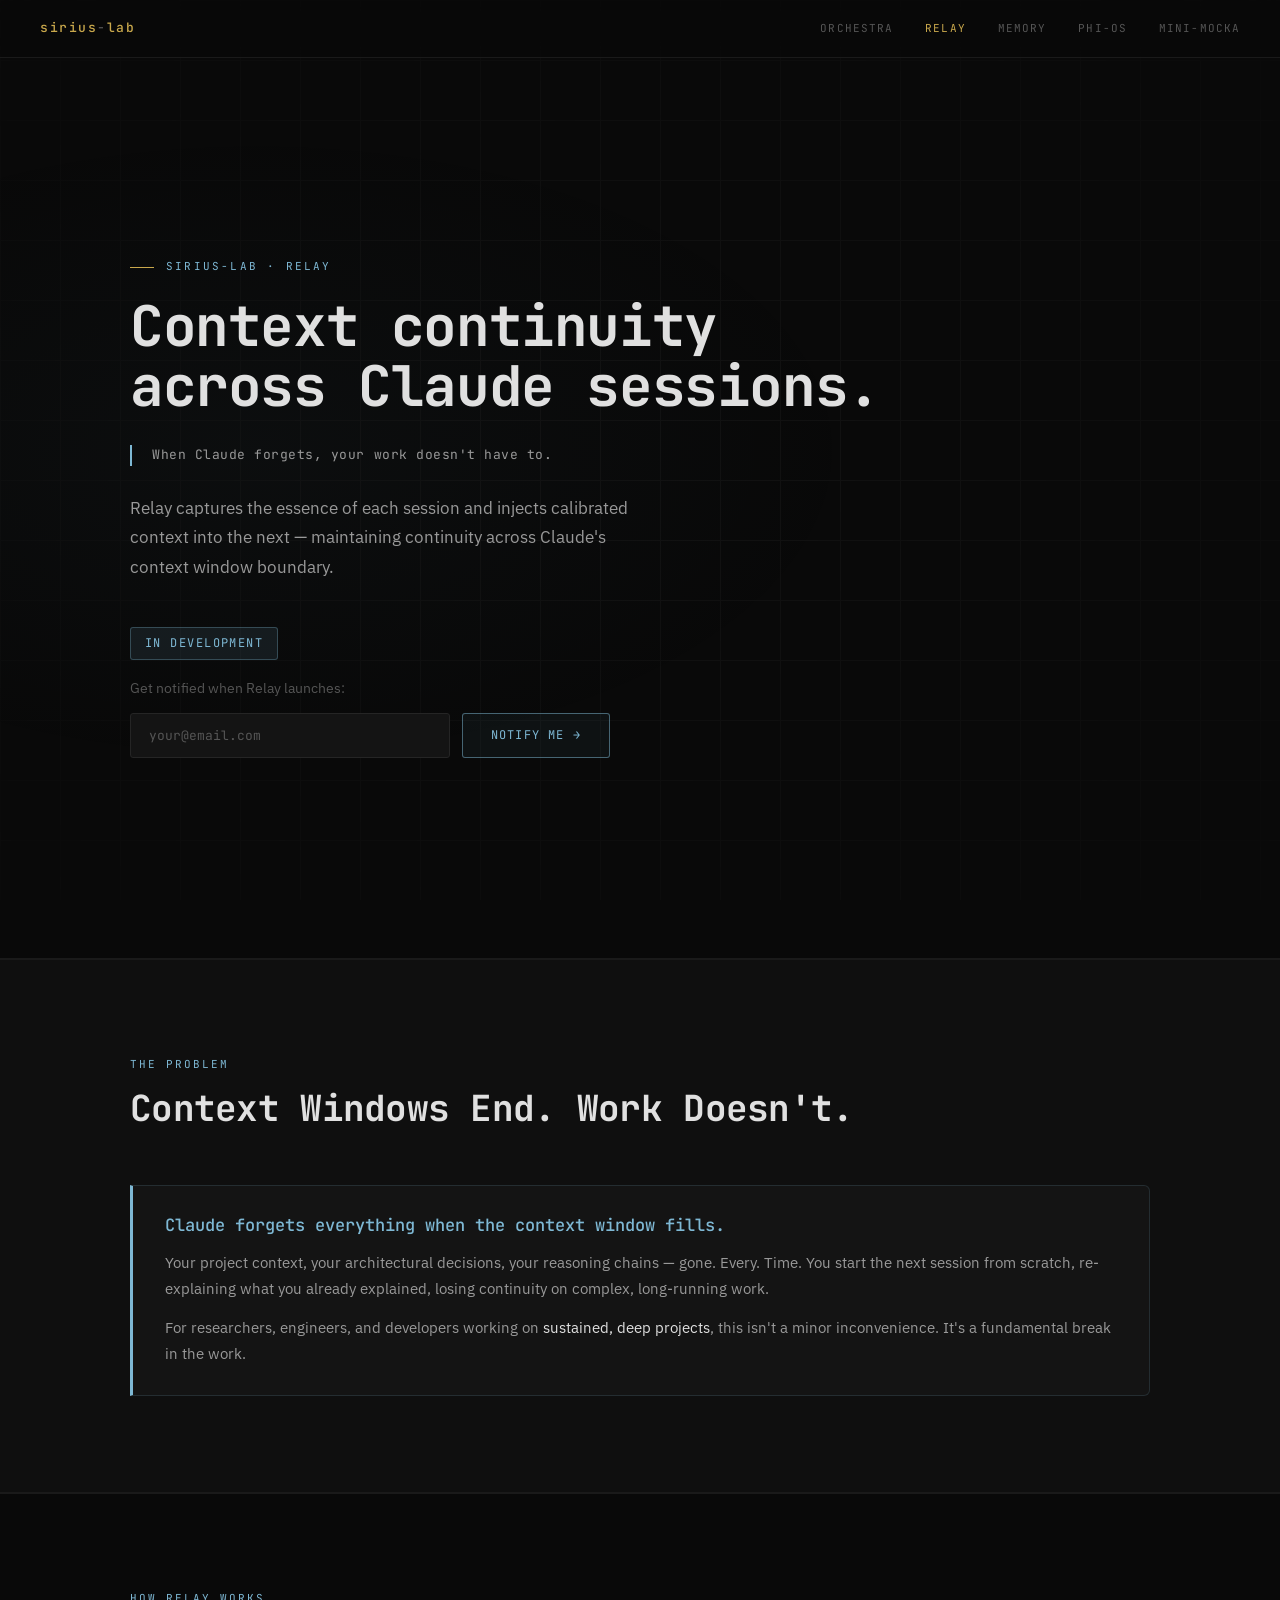
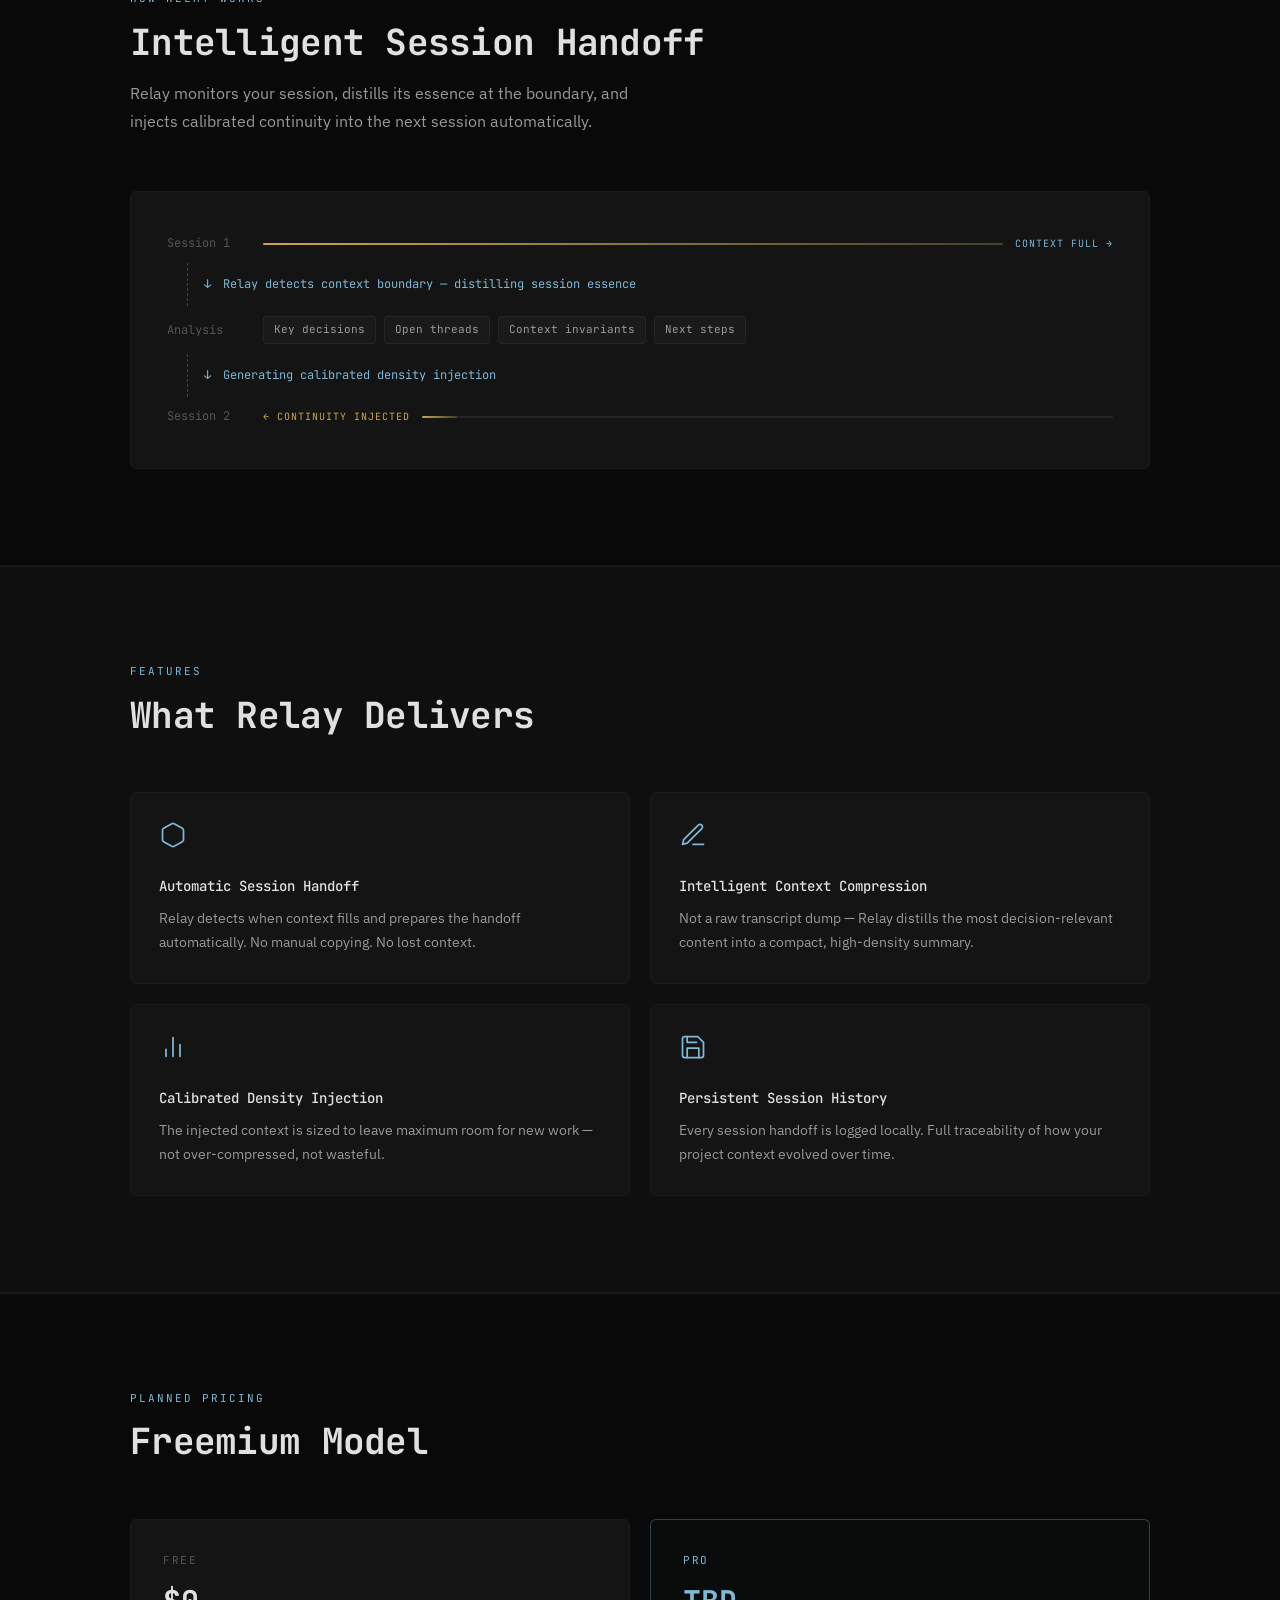
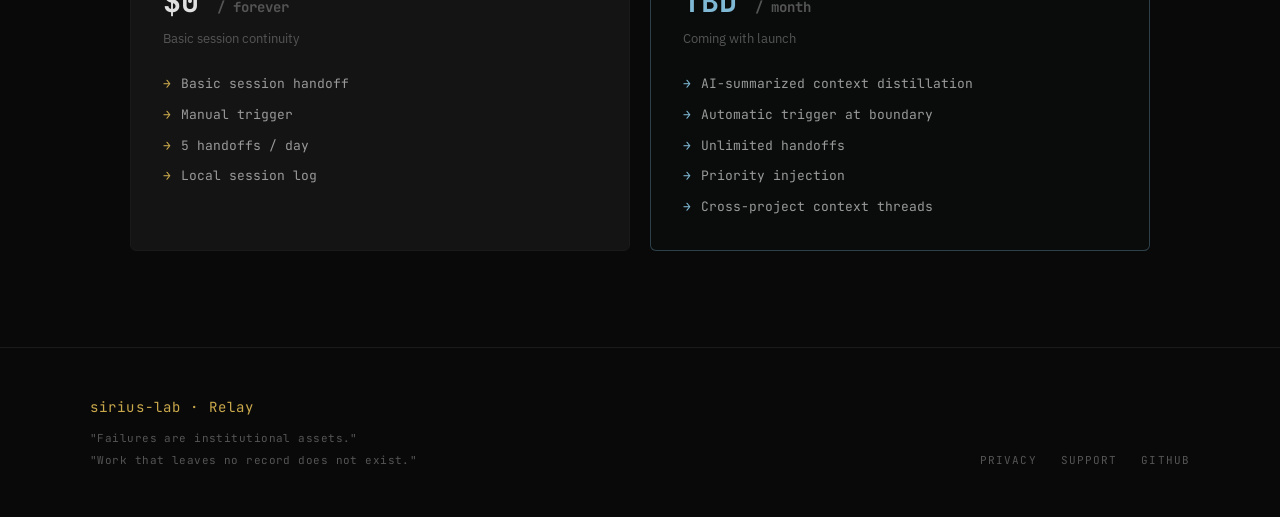
<file: relay/index.html>
<!DOCTYPE html>
<html lang="en">
<head>
  <meta charset="UTF-8">
  <meta name="viewport" content="width=device-width, initial-scale=1.0">
  <title>Relay — sirius-lab</title>
  <meta name="description" content="Context continuity across Claude sessions. When the context window fills, work doesn't stop.">
  <link rel="stylesheet" href="../assets/css/style.css">
  <style>
    .problem-card {
      background: var(--bg-3);
      border: 1px solid rgba(126,184,212,0.15);
      border-left: 3px solid var(--blue);
      border-radius: 0 var(--r-lg) var(--r-lg) 0;
      padding: 28px 32px;
    }
    .problem-card h3 { color: var(--blue); margin-bottom: 14px; }
    .problem-card p { font-size: 15px; color: var(--text-2); line-height: 1.75; }
    .problem-card p + p { margin-top: 12px; }
    .problem-card em { color: var(--text); font-style: normal; }

    .flow-label-row {
      display: flex; gap: 16px; align-items: center;
      font-family: var(--mono); font-size: 12px;
      padding: 10px 0;
    }
    .flow-label-row .fl-name { color: var(--text); min-width: 80px; }
    .flow-label-row .fl-content { flex: 1; color: var(--text-2); }
    .flow-label-row .fl-tag { font-size: 10px; letter-spacing: 0.1em; text-transform: uppercase; }
    .relay-connector {
      display: flex; align-items: center;
      font-family: var(--mono); font-size: 12px; color: var(--blue);
      padding: 12px 0 12px 16px; gap: 12px;
      border-left: 1px dashed rgba(126,184,212,0.3);
      margin-left: 20px;
    }
    .relay-connector::before { content: '↓'; }
  </style>
</head>
<body>

<div class="hero-bg" style="background: radial-gradient(ellipse 80% 60% at 20% 50%, rgba(126,184,212,0.03) 0%, transparent 60%);"></div>
<div class="hero-grid"></div>

<!-- HEADER -->
<header class="site-header">
  <a href="../" class="site-logo">sirius<span>-</span>lab</a>
  <nav class="site-nav">
    <a href="../orchestra/">Orchestra</a>
    <a href="../relay/" class="active">Relay</a>
    <a href="../memory/">Memory</a>
    <a href="../phi-os/">PHI-OS</a>
    <a href="../mini-mocka/">mini-MoCKA</a>
  </nav>
  <button class="nav-toggle" aria-label="Toggle navigation" aria-expanded="false">
    <span></span><span></span><span></span>
  </button>
</header>
<nav class="mobile-nav">
  <a href="../orchestra/">Orchestra</a>
  <a href="../relay/" class="active">Relay</a>
  <a href="../memory/">Memory</a>
  <a href="../phi-os/">PHI-OS</a>
  <a href="../mini-mocka/">mini-MoCKA</a>
</nav>

<main>

  <!-- ===== HERO ===== -->
  <section class="hero">
    <div class="eyebrow hero-anim" style="color:var(--blue);">sirius-lab · Relay</div>
    <h1 class="hero-anim" style="color:var(--text);">Context continuity<br>across Claude sessions.</h1>
    <p class="hero-quote hero-anim" style="border-color:var(--blue);">
      When Claude forgets, your work doesn't have to.
    </p>
    <p class="hero-desc hero-anim">
      Relay captures the essence of each session and injects calibrated context
      into the next — maintaining continuity across Claude's context window boundary.
    </p>
    <div class="cta-group hero-anim">
      <span class="badge badge-dev" style="font-size:12px; padding:6px 14px;">In Development</span>
    </div>
    <p class="hero-desc hero-anim" style="margin-top:16px; font-size:14px; color:var(--text-3);">
      Get notified when Relay launches:
    </p>
    <form id="notify-form" class="email-form hero-anim" style="margin-top:12px; max-width:480px;">
      <input type="email" placeholder="your@email.com" required>
      <button type="submit" class="btn btn-blue">Notify Me →</button>
    </form>
  </section>

  <hr>

  <!-- ===== THE PROBLEM ===== -->
  <div class="section-alt">
    <div class="section">
      <div class="section-header animate">
        <div class="section-eyebrow" style="color:var(--blue);">The Problem</div>
        <h2>Context Windows End. Work Doesn't.</h2>
      </div>

      <div class="problem-card animate d2">
        <h3>Claude forgets everything when the context window fills.</h3>
        <p>Your project context, your architectural decisions, your reasoning chains —
        gone. Every. Time. You start the next session from scratch, re-explaining what
        you already explained, losing continuity on complex, long-running work.</p>
        <p>For researchers, engineers, and developers working on <em>sustained, deep projects</em>,
        this isn't a minor inconvenience. It's a fundamental break in the work.</p>
      </div>
    </div>
  </div>

  <hr>

  <!-- ===== THE SOLUTION ===== -->
  <div class="section">
    <div class="section-header animate">
      <div class="section-eyebrow" style="color:var(--blue);">How Relay Works</div>
      <h2>Intelligent Session Handoff</h2>
      <p class="section-desc">
        Relay monitors your session, distills its essence at the boundary,
        and injects calibrated continuity into the next session automatically.
      </p>
    </div>

    <div class="flow-diagram animate d2">

      <div class="flow-label-row">
        <span class="fl-name" style="color:var(--text-3);">Session 1</span>
        <div style="flex:1; display:flex; align-items:center; gap:12px;">
          <div class="flow-bar-wrap" style="flex:1;">
            <div class="flow-bar-fill" style="width:100%;"></div>
          </div>
          <span class="fl-tag" style="color:var(--blue);">Context Full →</span>
        </div>
      </div>

      <div class="relay-connector">Relay detects context boundary — distilling session essence</div>

      <div class="flow-label-row" style="padding-left:0;">
        <span class="fl-name" style="color:var(--text-3);">Analysis</span>
        <div style="flex:1;">
          <div style="display:flex; gap:8px; flex-wrap:wrap;">
            <span style="font-family:var(--mono);font-size:11px;color:var(--text-2);background:var(--bg-4);border:1px solid var(--border-2);padding:4px 10px;border-radius:3px;">Key decisions</span>
            <span style="font-family:var(--mono);font-size:11px;color:var(--text-2);background:var(--bg-4);border:1px solid var(--border-2);padding:4px 10px;border-radius:3px;">Open threads</span>
            <span style="font-family:var(--mono);font-size:11px;color:var(--text-2);background:var(--bg-4);border:1px solid var(--border-2);padding:4px 10px;border-radius:3px;">Context invariants</span>
            <span style="font-family:var(--mono);font-size:11px;color:var(--text-2);background:var(--bg-4);border:1px solid var(--border-2);padding:4px 10px;border-radius:3px;">Next steps</span>
          </div>
        </div>
      </div>

      <div class="relay-connector">Generating calibrated density injection</div>

      <div class="flow-label-row">
        <span class="fl-name" style="color:var(--text-3);">Session 2</span>
        <div style="flex:1; display:flex; align-items:center; gap:12px;">
          <span class="fl-tag" style="color:var(--gold);">← Continuity injected</span>
          <div class="flow-bar-wrap" style="flex:1;">
            <div class="flow-bar-fill" style="width:5%;"></div>
          </div>
        </div>
      </div>

    </div>
  </div>

  <hr>

  <!-- ===== FEATURES ===== -->
  <div class="section-alt">
    <div class="section">
      <div class="section-header animate">
        <div class="section-eyebrow" style="color:var(--blue);">Features</div>
        <h2>What Relay Delivers</h2>
      </div>

      <div class="grid-2 animate d2">
        <div class="card">
          <div class="card-icon">
            <svg viewBox="0 0 24 24" style="stroke:var(--blue)"><path d="M21 16V8a2 2 0 0 0-1-1.73l-7-4a2 2 0 0 0-2 0l-7 4A2 2 0 0 0 3 8v8a2 2 0 0 0 1 1.73l7 4a2 2 0 0 0 2 0l7-4A2 2 0 0 0 21 16z"/></svg>
          </div>
          <div class="card-title">Automatic Session Handoff</div>
          <p class="card-desc">Relay detects when context fills and prepares the handoff automatically. No manual copying. No lost context.</p>
        </div>
        <div class="card">
          <div class="card-icon">
            <svg viewBox="0 0 24 24" style="stroke:var(--blue)"><path d="M12 20h9"/><path d="M16.5 3.5a2.121 2.121 0 0 1 3 3L7 19l-4 1 1-4L16.5 3.5z"/></svg>
          </div>
          <div class="card-title">Intelligent Context Compression</div>
          <p class="card-desc">Not a raw transcript dump — Relay distills the most decision-relevant content into a compact, high-density summary.</p>
        </div>
        <div class="card">
          <div class="card-icon">
            <svg viewBox="0 0 24 24" style="stroke:var(--blue)"><path d="M18 20V10"/><path d="M12 20V4"/><path d="M6 20v-6"/></svg>
          </div>
          <div class="card-title">Calibrated Density Injection</div>
          <p class="card-desc">The injected context is sized to leave maximum room for new work — not over-compressed, not wasteful.</p>
        </div>
        <div class="card">
          <div class="card-icon">
            <svg viewBox="0 0 24 24" style="stroke:var(--blue)"><path d="M19 21H5a2 2 0 0 1-2-2V5a2 2 0 0 1 2-2h11l5 5v11a2 2 0 0 1-2 2z"/><polyline points="17 21 17 13 7 13 7 21"/><polyline points="7 3 7 8 15 8"/></svg>
          </div>
          <div class="card-title">Persistent Session History</div>
          <p class="card-desc">Every session handoff is logged locally. Full traceability of how your project context evolved over time.</p>
        </div>
      </div>
    </div>
  </div>

  <hr>

  <!-- ===== PRICING ===== -->
  <div class="section">
    <div class="section-header animate">
      <div class="section-eyebrow" style="color:var(--blue);">Planned Pricing</div>
      <h2>Freemium Model</h2>
    </div>

    <div class="pricing-grid animate d2">
      <div class="pricing-card">
        <div class="pricing-tier">Free</div>
        <div class="pricing-price">$0 <span class="unit">/ forever</span></div>
        <div class="pricing-note">Basic session continuity</div>
        <ul class="pricing-features">
          <li>Basic session handoff</li>
          <li>Manual trigger</li>
          <li>5 handoffs / day</li>
          <li>Local session log</li>
        </ul>
      </div>

      <div class="pricing-card featured" style="border-color:rgba(126,184,212,0.3); background:rgba(126,184,212,0.02);">
        <div class="pricing-tier" style="color:var(--blue);">Pro</div>
        <div class="pricing-price" style="color:var(--blue);">TBD <span class="unit">/ month</span></div>
        <div class="pricing-note">Coming with launch</div>
        <ul class="pricing-features" style="--gold:var(--blue)">
          <li>AI-summarized context distillation</li>
          <li>Automatic trigger at boundary</li>
          <li>Unlimited handoffs</li>
          <li>Priority injection</li>
          <li>Cross-project context threads</li>
        </ul>
      </div>
    </div>
  </div>

</main>

<!-- FOOTER -->
<footer class="site-footer">
  <div class="footer-inner">
    <div>
      <div class="footer-brand-name">sirius-lab · Relay</div>
      <div class="footer-taglines">
        <p>Failures are institutional assets.</p>
        <p>Work that leaves no record does not exist.</p>
      </div>
    </div>
    <div class="footer-links">
      <a href="../privacy.html">Privacy</a>
      <a href="../support.html">Support</a>
      <a href="https://github.com/m-sirius-k/sirius-lab" target="_blank" rel="noopener">GitHub</a>
    </div>
  </div>
</footer>

<script src="../assets/js/main.js"></script>
</body>
</html>
</file>
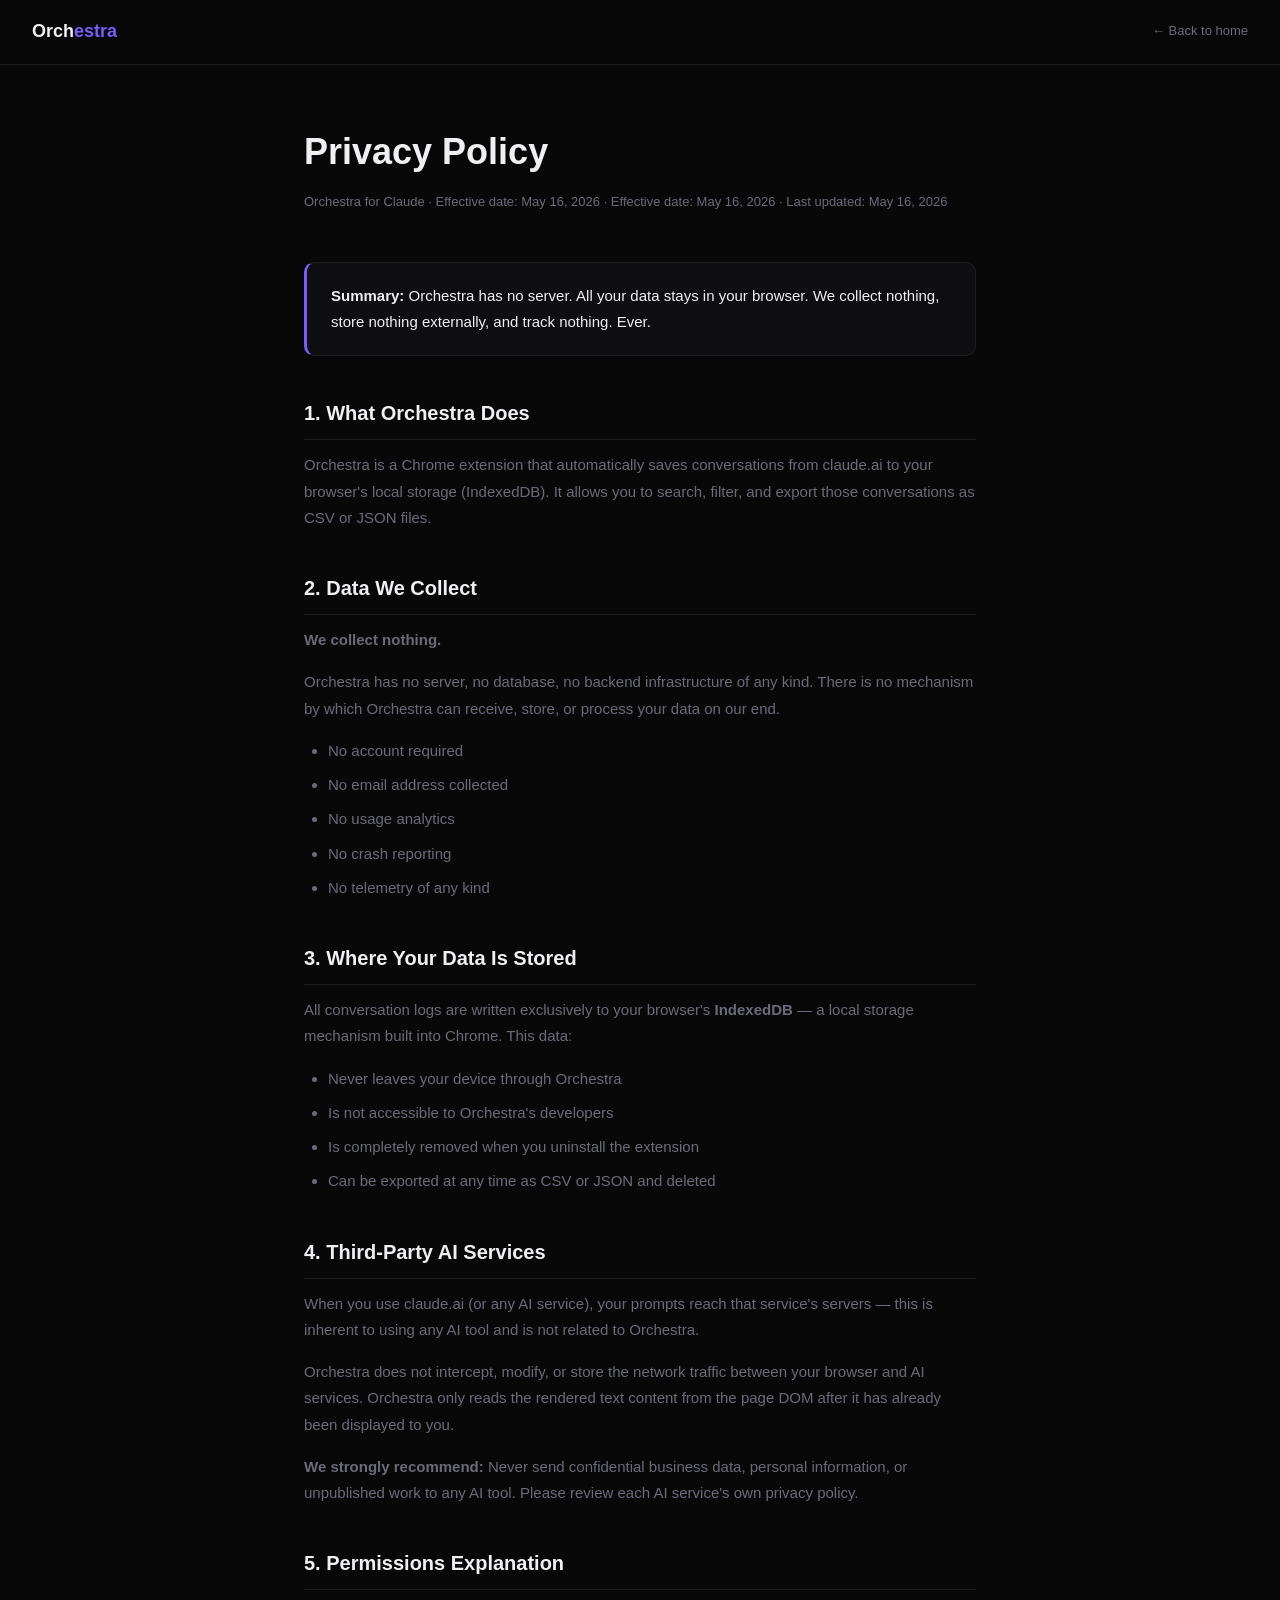
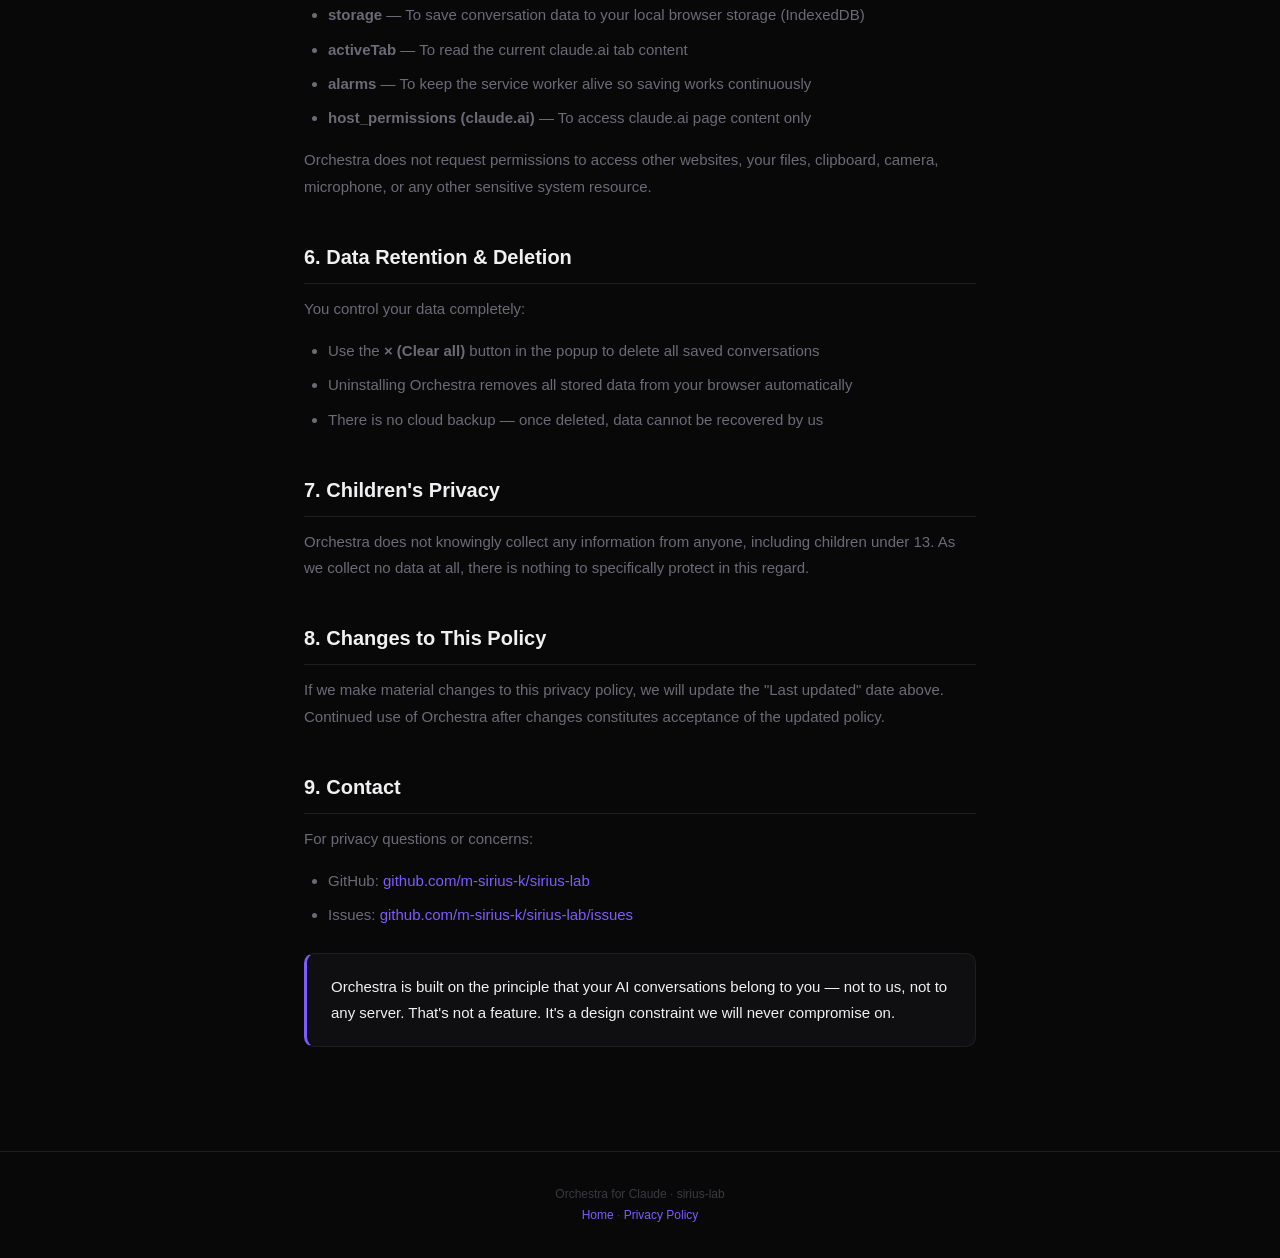
<file: privacy.html>
<!DOCTYPE html>
<html lang="en">
<head>
<meta charset="UTF-8">
<meta name="viewport" content="width=device-width,initial-scale=1">
<title>Privacy Policy — Orchestra for Claude</title>
<style>
:root{
  --bg:#080809;--surface:#0f0f11;--border:#1e1e22;
  --text:#f0f0f2;--muted:#6b6b78;--hint:#3a3a42;
  --accent:#7c5cfc;--r:10px;
}
*{box-sizing:border-box;margin:0;padding:0}
body{font-family:-apple-system,BlinkMacSystemFont,'Segoe UI',sans-serif;
  background:var(--bg);color:var(--text);line-height:1.75;
  -webkit-font-smoothing:antialiased;}
nav{
  position:fixed;top:0;left:0;right:0;z-index:100;
  display:flex;align-items:center;justify-content:space-between;
  padding:16px 32px;
  background:rgba(8,8,9,.9);backdrop-filter:blur(12px);
  border-bottom:1px solid var(--border);
}
.nav-logo{font-size:18px;font-weight:600;color:var(--text);text-decoration:none}
.nav-logo span{color:var(--accent)}
.nav-back{font-size:13px;color:var(--muted);text-decoration:none}
.nav-back:hover{color:var(--text)}
.container{max-width:720px;margin:0 auto;padding:120px 24px 80px}
h1{font-size:36px;font-weight:700;color:var(--text);margin-bottom:8px}
.meta{font-size:13px;color:var(--muted);margin-bottom:48px}
h2{font-size:20px;font-weight:600;color:var(--text);margin:40px 0 12px;
   padding-bottom:8px;border-bottom:1px solid var(--border)}
p{font-size:15px;color:var(--muted);margin-bottom:16px}
ul{margin:0 0 16px 0;padding-left:24px}
li{font-size:15px;color:var(--muted);margin-bottom:8px}
.highlight{
  background:var(--surface);border:1px solid var(--border);
  border-left:3px solid var(--accent);
  border-radius:var(--r);padding:20px 24px;margin:24px 0;
}
.highlight p{margin:0;color:var(--text)}
footer{
  border-top:1px solid var(--border);padding:32px;
  text-align:center;font-size:12px;color:var(--hint);
}
a{color:var(--accent);text-decoration:none}
a:hover{text-decoration:underline}
</style>
</head>
<body>

<nav>
  <a class="nav-logo" href="/">Orch<span>estra</span></a>
  <a class="nav-back" href="/">← Back to home</a>
</nav>

<div class="container">
  <h1>Privacy Policy</h1>
  <p class="meta">Orchestra for Claude · Effective date: May 16, 2026 · Effective date: May 16, 2026 · Last updated: May 16, 2026</p>

  <div class="highlight">
    <p><strong>Summary:</strong> Orchestra has no server. All your data stays in your browser. We collect nothing, store nothing externally, and track nothing. Ever.</p>
  </div>

  <h2>1. What Orchestra Does</h2>
  <p>Orchestra is a Chrome extension that automatically saves conversations from claude.ai to your browser's local storage (IndexedDB). It allows you to search, filter, and export those conversations as CSV or JSON files.</p>

  <h2>2. Data We Collect</h2>
  <p><strong>We collect nothing.</strong></p>
  <p>Orchestra has no server, no database, no backend infrastructure of any kind. There is no mechanism by which Orchestra can receive, store, or process your data on our end.</p>
  <ul>
    <li>No account required</li>
    <li>No email address collected</li>
    <li>No usage analytics</li>
    <li>No crash reporting</li>
    <li>No telemetry of any kind</li>
  </ul>

  <h2>3. Where Your Data Is Stored</h2>
  <p>All conversation logs are written exclusively to your browser's <strong>IndexedDB</strong> — a local storage mechanism built into Chrome. This data:</p>
  <ul>
    <li>Never leaves your device through Orchestra</li>
    <li>Is not accessible to Orchestra's developers</li>
    <li>Is completely removed when you uninstall the extension</li>
    <li>Can be exported at any time as CSV or JSON and deleted</li>
  </ul>

  <h2>4. Third-Party AI Services</h2>
  <p>When you use claude.ai (or any AI service), your prompts reach that service's servers — this is inherent to using any AI tool and is not related to Orchestra.</p>
  <p>Orchestra does not intercept, modify, or store the network traffic between your browser and AI services. Orchestra only reads the rendered text content from the page DOM after it has already been displayed to you.</p>
  <p><strong>We strongly recommend:</strong> Never send confidential business data, personal information, or unpublished work to any AI tool. Please review each AI service's own privacy policy.</p>

  <h2>5. Permissions Explanation</h2>
  <ul>
    <li><strong>storage</strong> — To save conversation data to your local browser storage (IndexedDB)</li>
    <li><strong>activeTab</strong> — To read the current claude.ai tab content</li>
    <li><strong>alarms</strong> — To keep the service worker alive so saving works continuously</li>
    <li><strong>host_permissions (claude.ai)</strong> — To access claude.ai page content only</li>
  </ul>
  <p>Orchestra does not request permissions to access other websites, your files, clipboard, camera, microphone, or any other sensitive system resource.</p>

  <h2>6. Data Retention & Deletion</h2>
  <p>You control your data completely:</p>
  <ul>
    <li>Use the <strong>× (Clear all)</strong> button in the popup to delete all saved conversations</li>
    <li>Uninstalling Orchestra removes all stored data from your browser automatically</li>
    <li>There is no cloud backup — once deleted, data cannot be recovered by us</li>
  </ul>

  <h2>7. Children's Privacy</h2>
  <p>Orchestra does not knowingly collect any information from anyone, including children under 13. As we collect no data at all, there is nothing to specifically protect in this regard.</p>

  <h2>8. Changes to This Policy</h2>
  <p>If we make material changes to this privacy policy, we will update the "Last updated" date above. Continued use of Orchestra after changes constitutes acceptance of the updated policy.</p>

  <h2>9. Contact</h2>
  <p>For privacy questions or concerns:</p>
  <ul>
    <li>GitHub: <a href="https://github.com/m-sirius-k/sirius-lab">github.com/m-sirius-k/sirius-lab</a></li>
    <li>Issues: <a href="https://github.com/m-sirius-k/sirius-lab/issues">github.com/m-sirius-k/sirius-lab/issues</a></li>
  </ul>

  <div class="highlight">
    <p>Orchestra is built on the principle that your AI conversations belong to you — not to us, not to any server. That's not a feature. It's a design constraint we will never compromise on.</p>
  </div>

</div>

<footer>
  Orchestra for Claude · sirius-lab<br>
  <a href="/">Home</a> · <a href="/privacy.html">Privacy Policy</a>
</footer>

</body>
</html>
</file>
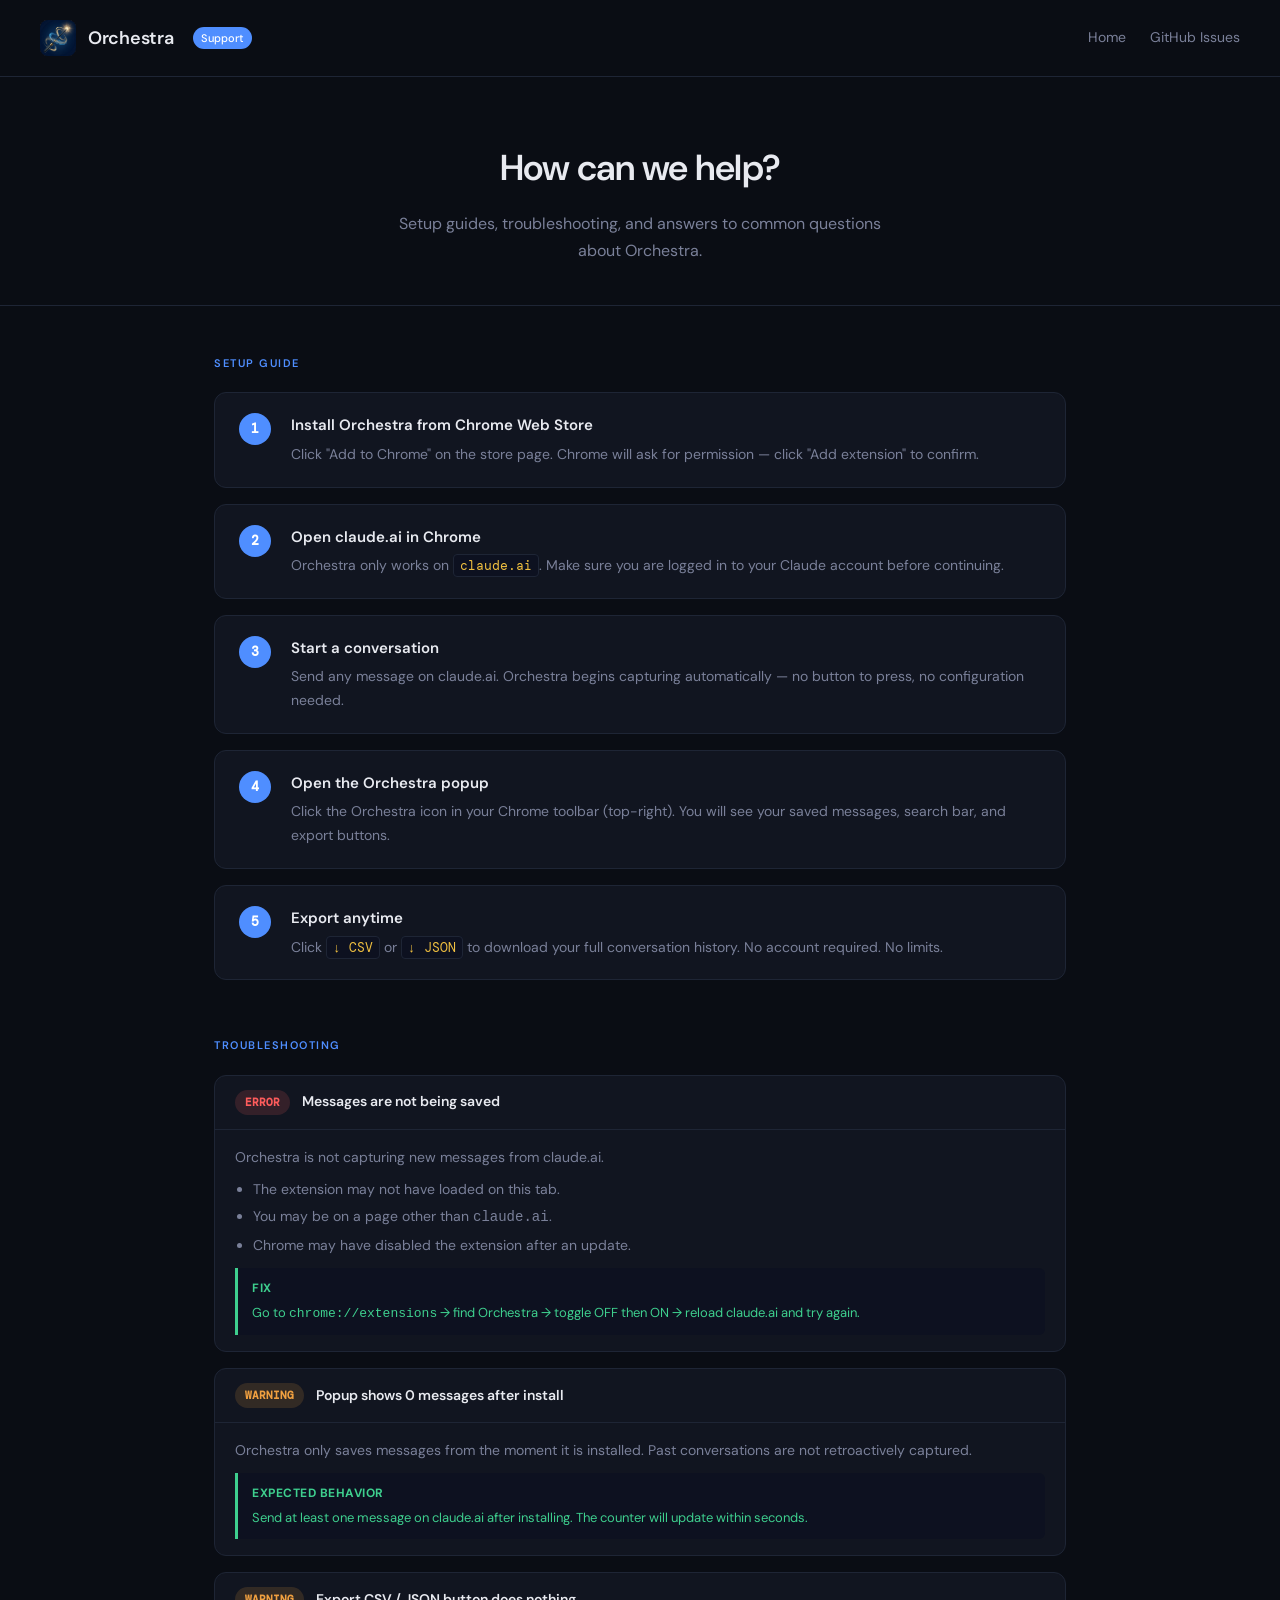
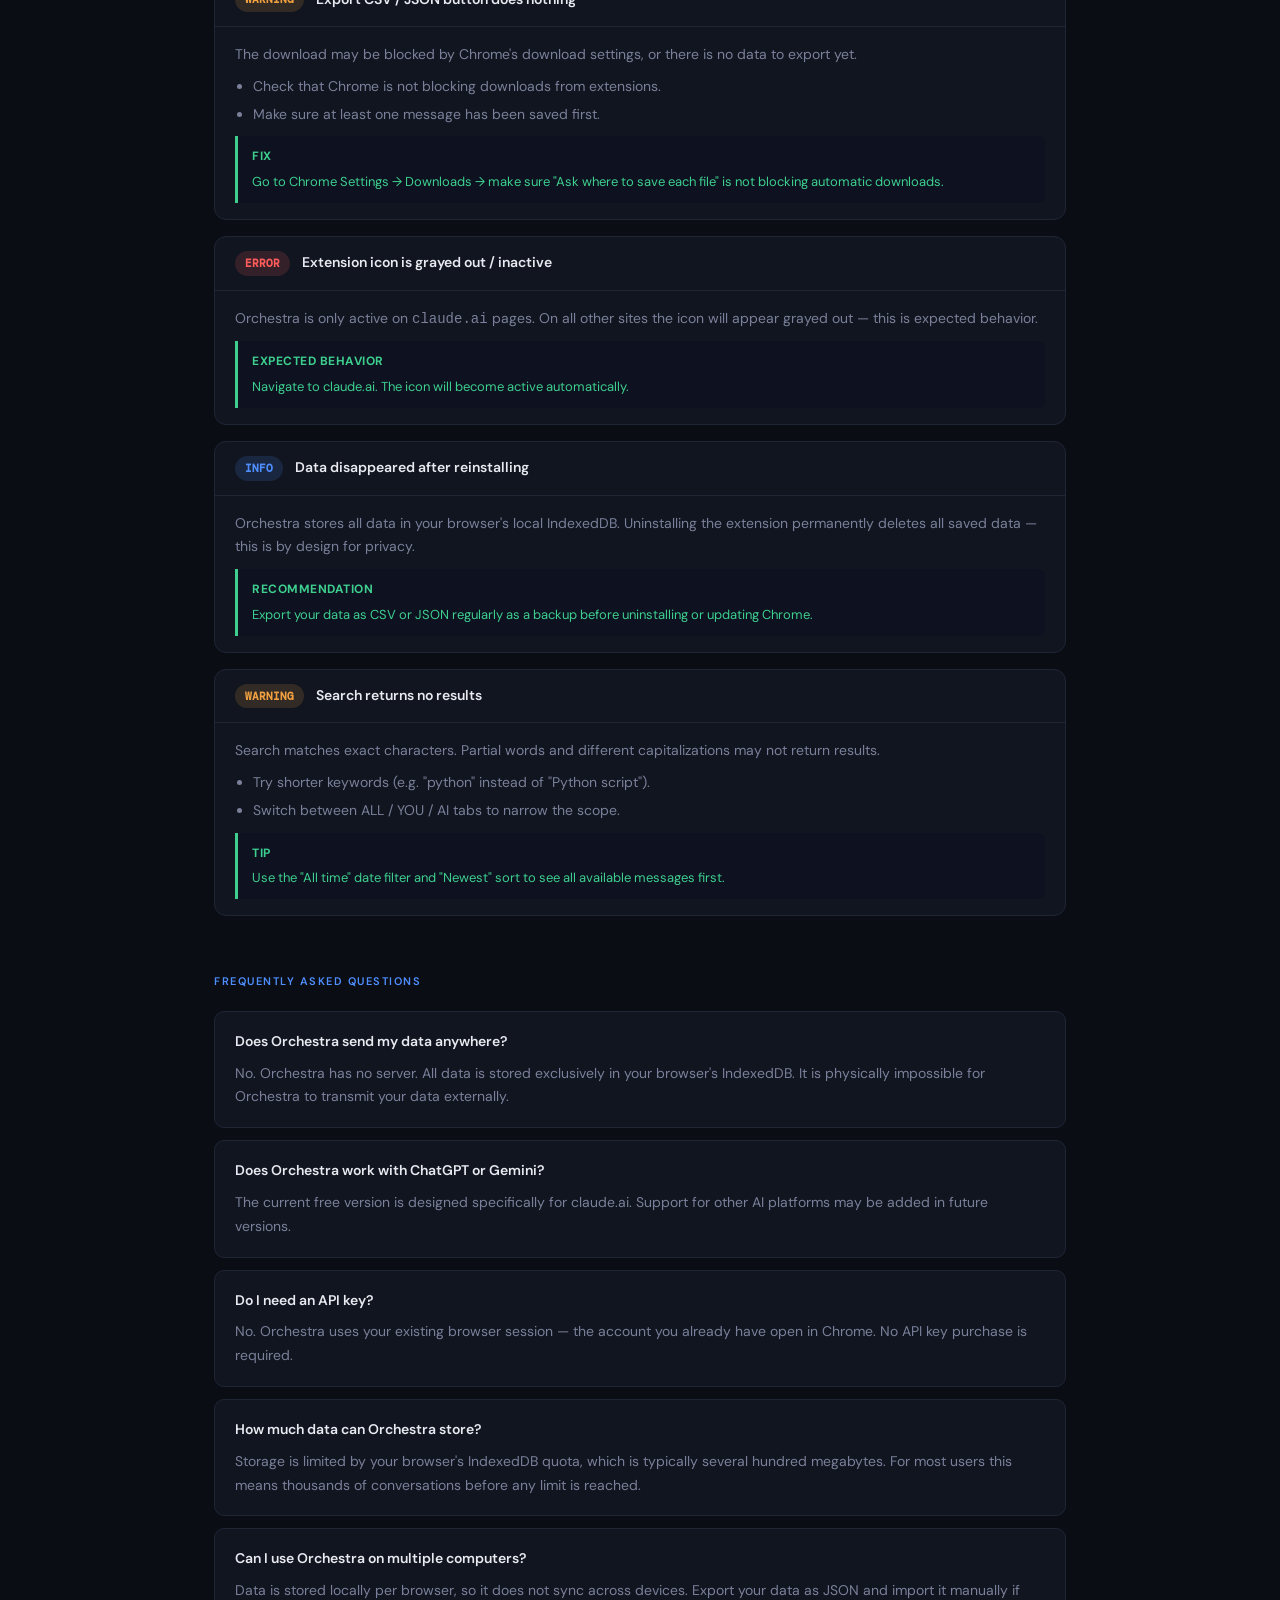
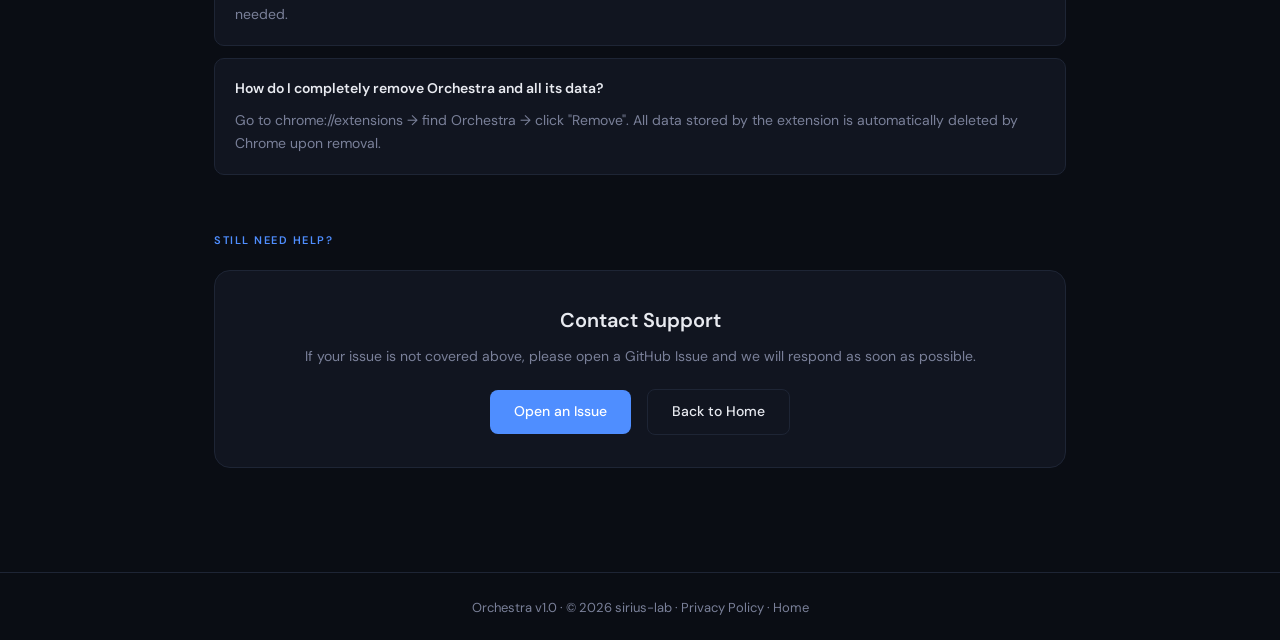
<file: support.html>
<!DOCTYPE html>
<html lang="en">
<head>
<meta charset="UTF-8">
<meta name="viewport" content="width=device-width, initial-scale=1.0">
<title>Orchestra — Support</title>
<link href="https://fonts.googleapis.com/css2?family=DM+Sans:wght@300;400;500;600&family=DM+Mono:wght@400;500&display=swap" rel="stylesheet">
<style>
  :root {
    --bg: #0a0d14;
    --surface: #111520;
    --border: #1e2535;
    --accent: #4f8eff;
    --accent2: #f0c040;
    --text: #e8eaf0;
    --muted: #7a8099;
    --success: #3ecf8e;
    --warn: #f0a040;
    --danger: #ff5c5c;
  }
  * { box-sizing: border-box; margin: 0; padding: 0; }
  body {
    background: var(--bg);
    color: var(--text);
    font-family: 'DM Sans', sans-serif;
    font-size: 15px;
    line-height: 1.7;
  }
  a { color: var(--accent); text-decoration: none; }
  a:hover { text-decoration: underline; }

  /* HEADER */
  header {
    border-bottom: 1px solid var(--border);
    padding: 20px 40px;
    display: flex;
    align-items: center;
    gap: 12px;
  }
  .logo-icon {
    width: 36px; height: 36px;
    background: linear-gradient(135deg, #1a2a4a, #2a4a8a);
    border-radius: 8px;
    display: flex; align-items: center; justify-content: center;
    font-size: 18px;
  }
  .logo-text { font-size: 18px; font-weight: 600; letter-spacing: -0.3px; }
  .logo-badge {
    margin-left: 8px;
    font-size: 11px;
    background: var(--accent);
    color: #fff;
    padding: 2px 8px;
    border-radius: 20px;
    font-weight: 500;
  }
  nav { margin-left: auto; display: flex; gap: 24px; }
  nav a { color: var(--muted); font-size: 14px; }
  nav a:hover { color: var(--text); text-decoration: none; }

  /* HERO */
  .hero {
    text-align: center;
    padding: 60px 40px 40px;
    border-bottom: 1px solid var(--border);
  }
  .hero h1 { font-size: 36px; font-weight: 600; letter-spacing: -0.5px; margin-bottom: 12px; }
  .hero p { color: var(--muted); font-size: 16px; max-width: 500px; margin: 0 auto; }

  /* LAYOUT */
  .container { max-width: 900px; margin: 0 auto; padding: 48px 24px; }

  /* SECTION */
  .section { margin-bottom: 56px; }
  .section-title {
    font-size: 11px;
    font-weight: 600;
    letter-spacing: 1.5px;
    text-transform: uppercase;
    color: var(--accent);
    margin-bottom: 20px;
  }

  /* STEPS */
  .steps { display: flex; flex-direction: column; gap: 16px; }
  .step {
    background: var(--surface);
    border: 1px solid var(--border);
    border-radius: 12px;
    padding: 20px 24px;
    display: flex;
    gap: 20px;
    align-items: flex-start;
  }
  .step-num {
    min-width: 32px; height: 32px;
    background: var(--accent);
    color: #fff;
    border-radius: 50%;
    display: flex; align-items: center; justify-content: center;
    font-size: 13px;
    font-weight: 600;
    font-family: 'DM Mono', monospace;
  }
  .step-body h3 { font-size: 15px; font-weight: 600; margin-bottom: 4px; }
  .step-body p { color: var(--muted); font-size: 14px; }
  .step-body code {
    font-family: 'DM Mono', monospace;
    font-size: 13px;
    background: #0d1120;
    border: 1px solid var(--border);
    padding: 2px 6px;
    border-radius: 4px;
    color: var(--accent2);
  }

  /* ERROR CARDS */
  .errors { display: flex; flex-direction: column; gap: 16px; }
  .error-card {
    background: var(--surface);
    border: 1px solid var(--border);
    border-radius: 12px;
    overflow: hidden;
  }
  .error-header {
    padding: 14px 20px;
    display: flex;
    align-items: center;
    gap: 12px;
    border-bottom: 1px solid var(--border);
  }
  .error-badge {
    font-size: 11px;
    font-weight: 600;
    padding: 3px 10px;
    border-radius: 20px;
    font-family: 'DM Mono', monospace;
  }
  .badge-warn { background: rgba(240,160,64,0.15); color: var(--warn); }
  .badge-danger { background: rgba(255,92,92,0.15); color: var(--danger); }
  .badge-info { background: rgba(79,142,255,0.15); color: var(--accent); }
  .error-title { font-size: 14px; font-weight: 600; }
  .error-body { padding: 16px 20px; }
  .error-body p { color: var(--muted); font-size: 14px; margin-bottom: 8px; }
  .error-body ul { color: var(--muted); font-size: 14px; padding-left: 18px; }
  .error-body ul li { margin-bottom: 4px; }
  .fix {
    margin-top: 10px;
    background: #0d1120;
    border-left: 3px solid var(--success);
    padding: 10px 14px;
    border-radius: 0 6px 6px 0;
    font-size: 13px;
    color: var(--success);
  }
  .fix strong { display: block; margin-bottom: 4px; font-size: 12px; letter-spacing: 0.5px; }

  /* FAQ */
  .faq { display: flex; flex-direction: column; gap: 12px; }
  .faq-item {
    background: var(--surface);
    border: 1px solid var(--border);
    border-radius: 10px;
    padding: 18px 20px;
  }
  .faq-q { font-weight: 600; font-size: 14px; margin-bottom: 8px; }
  .faq-a { color: var(--muted); font-size: 14px; }

  /* CONTACT */
  .contact-box {
    background: var(--surface);
    border: 1px solid var(--border);
    border-radius: 16px;
    padding: 32px;
    text-align: center;
  }
  .contact-box h3 { font-size: 20px; font-weight: 600; margin-bottom: 8px; }
  .contact-box p { color: var(--muted); margin-bottom: 20px; font-size: 14px; }
  .btn {
    display: inline-block;
    padding: 10px 24px;
    background: var(--accent);
    color: #fff;
    border-radius: 8px;
    font-weight: 500;
    font-size: 14px;
    transition: opacity 0.2s;
  }
  .btn:hover { opacity: 0.85; text-decoration: none; }
  .btn-ghost {
    background: transparent;
    border: 1px solid var(--border);
    color: var(--text);
    margin-left: 12px;
  }

  /* FOOTER */
  footer {
    border-top: 1px solid var(--border);
    padding: 24px 40px;
    text-align: center;
    color: var(--muted);
    font-size: 13px;
  }
  footer a { color: var(--muted); }
</style>
</head>
<body>

<header>
  <img src="icons/orchestra_icon.png" style="width:36px;height:36px;border-radius:8px;" alt="Orchestra">
  <span class="logo-text">Orchestra</span>
  <span class="logo-badge">Support</span>
  <nav>
    <a href="https://m-sirius-k.github.io/sirius-lab/">Home</a>
    <a href="https://github.com/m-sirius-k/sirius-lab/issues">GitHub Issues</a>
  </nav>
</header>

<div class="hero">
  <h1>How can we help?</h1>
  <p>Setup guides, troubleshooting, and answers to common questions about Orchestra.</p>
</div>

<div class="container">

  <!-- SETUP -->
  <div class="section">
    <div class="section-title">Setup Guide</div>
    <div class="steps">
      <div class="step">
        <div class="step-num">1</div>
        <div class="step-body">
          <h3>Install Orchestra from Chrome Web Store</h3>
          <p>Click "Add to Chrome" on the store page. Chrome will ask for permission — click "Add extension" to confirm.</p>
        </div>
      </div>
      <div class="step">
        <div class="step-num">2</div>
        <div class="step-body">
          <h3>Open claude.ai in Chrome</h3>
          <p>Orchestra only works on <code>claude.ai</code>. Make sure you are logged in to your Claude account before continuing.</p>
        </div>
      </div>
      <div class="step">
        <div class="step-num">3</div>
        <div class="step-body">
          <h3>Start a conversation</h3>
          <p>Send any message on claude.ai. Orchestra begins capturing automatically — no button to press, no configuration needed.</p>
        </div>
      </div>
      <div class="step">
        <div class="step-num">4</div>
        <div class="step-body">
          <h3>Open the Orchestra popup</h3>
          <p>Click the Orchestra icon in your Chrome toolbar (top-right). You will see your saved messages, search bar, and export buttons.</p>
        </div>
      </div>
      <div class="step">
        <div class="step-num">5</div>
        <div class="step-body">
          <h3>Export anytime</h3>
          <p>Click <code>↓ CSV</code> or <code>↓ JSON</code> to download your full conversation history. No account required. No limits.</p>
        </div>
      </div>
    </div>
  </div>

  <!-- ERRORS -->
  <div class="section">
    <div class="section-title">Troubleshooting</div>
    <div class="errors">

      <div class="error-card">
        <div class="error-header">
          <span class="error-badge badge-danger">ERROR</span>
          <span class="error-title">Messages are not being saved</span>
        </div>
        <div class="error-body">
          <p>Orchestra is not capturing new messages from claude.ai.</p>
          <ul>
            <li>The extension may not have loaded on this tab.</li>
            <li>You may be on a page other than <code>claude.ai</code>.</li>
            <li>Chrome may have disabled the extension after an update.</li>
          </ul>
          <div class="fix">
            <strong>FIX</strong>
            Go to <code>chrome://extensions</code> → find Orchestra → toggle OFF then ON → reload claude.ai and try again.
          </div>
        </div>
      </div>

      <div class="error-card">
        <div class="error-header">
          <span class="error-badge badge-warn">WARNING</span>
          <span class="error-title">Popup shows 0 messages after install</span>
        </div>
        <div class="error-body">
          <p>Orchestra only saves messages from the moment it is installed. Past conversations are not retroactively captured.</p>
          <div class="fix">
            <strong>EXPECTED BEHAVIOR</strong>
            Send at least one message on claude.ai after installing. The counter will update within seconds.
          </div>
        </div>
      </div>

      <div class="error-card">
        <div class="error-header">
          <span class="error-badge badge-warn">WARNING</span>
          <span class="error-title">Export CSV / JSON button does nothing</span>
        </div>
        <div class="error-body">
          <p>The download may be blocked by Chrome's download settings, or there is no data to export yet.</p>
          <ul>
            <li>Check that Chrome is not blocking downloads from extensions.</li>
            <li>Make sure at least one message has been saved first.</li>
          </ul>
          <div class="fix">
            <strong>FIX</strong>
            Go to Chrome Settings → Downloads → make sure "Ask where to save each file" is not blocking automatic downloads.
          </div>
        </div>
      </div>

      <div class="error-card">
        <div class="error-header">
          <span class="error-badge badge-danger">ERROR</span>
          <span class="error-title">Extension icon is grayed out / inactive</span>
        </div>
        <div class="error-body">
          <p>Orchestra is only active on <code>claude.ai</code> pages. On all other sites the icon will appear grayed out — this is expected behavior.</p>
          <div class="fix">
            <strong>EXPECTED BEHAVIOR</strong>
            Navigate to claude.ai. The icon will become active automatically.
          </div>
        </div>
      </div>

      <div class="error-card">
        <div class="error-header">
          <span class="error-badge badge-info">INFO</span>
          <span class="error-title">Data disappeared after reinstalling</span>
        </div>
        <div class="error-body">
          <p>Orchestra stores all data in your browser's local IndexedDB. Uninstalling the extension permanently deletes all saved data — this is by design for privacy.</p>
          <div class="fix">
            <strong>RECOMMENDATION</strong>
            Export your data as CSV or JSON regularly as a backup before uninstalling or updating Chrome.
          </div>
        </div>
      </div>

      <div class="error-card">
        <div class="error-header">
          <span class="error-badge badge-warn">WARNING</span>
          <span class="error-title">Search returns no results</span>
        </div>
        <div class="error-body">
          <p>Search matches exact characters. Partial words and different capitalizations may not return results.</p>
          <ul>
            <li>Try shorter keywords (e.g. "python" instead of "Python script").</li>
            <li>Switch between ALL / YOU / AI tabs to narrow the scope.</li>
          </ul>
          <div class="fix">
            <strong>TIP</strong>
            Use the "All time" date filter and "Newest" sort to see all available messages first.
          </div>
        </div>
      </div>

    </div>
  </div>

  <!-- FAQ -->
  <div class="section">
    <div class="section-title">Frequently Asked Questions</div>
    <div class="faq">
      <div class="faq-item">
        <div class="faq-q">Does Orchestra send my data anywhere?</div>
        <div class="faq-a">No. Orchestra has no server. All data is stored exclusively in your browser's IndexedDB. It is physically impossible for Orchestra to transmit your data externally.</div>
      </div>
      <div class="faq-item">
        <div class="faq-q">Does Orchestra work with ChatGPT or Gemini?</div>
        <div class="faq-a">The current free version is designed specifically for claude.ai. Support for other AI platforms may be added in future versions.</div>
      </div>
      <div class="faq-item">
        <div class="faq-q">Do I need an API key?</div>
        <div class="faq-a">No. Orchestra uses your existing browser session — the account you already have open in Chrome. No API key purchase is required.</div>
      </div>
      <div class="faq-item">
        <div class="faq-q">How much data can Orchestra store?</div>
        <div class="faq-a">Storage is limited by your browser's IndexedDB quota, which is typically several hundred megabytes. For most users this means thousands of conversations before any limit is reached.</div>
      </div>
      <div class="faq-item">
        <div class="faq-q">Can I use Orchestra on multiple computers?</div>
        <div class="faq-a">Data is stored locally per browser, so it does not sync across devices. Export your data as JSON and import it manually if needed.</div>
      </div>
      <div class="faq-item">
        <div class="faq-q">How do I completely remove Orchestra and all its data?</div>
        <div class="faq-a">Go to chrome://extensions → find Orchestra → click "Remove". All data stored by the extension is automatically deleted by Chrome upon removal.</div>
      </div>
    </div>
  </div>

  <!-- CONTACT -->
  <div class="section">
    <div class="section-title">Still need help?</div>
    <div class="contact-box">
      <h3>Contact Support</h3>
      <p>If your issue is not covered above, please open a GitHub Issue and we will respond as soon as possible.</p>
      <a class="btn" href="https://github.com/m-sirius-k/sirius-lab/issues/new" target="_blank">Open an Issue</a>
      <a class="btn btn-ghost" href="https://m-sirius-k.github.io/sirius-lab/" target="_blank">Back to Home</a>
    </div>
  </div>

</div>

<footer>
  <p>Orchestra v1.0 · © 2026 sirius-lab · <a href="https://m-sirius-k.github.io/sirius-lab/privacy.html">Privacy Policy</a> · <a href="https://m-sirius-k.github.io/sirius-lab/">Home</a></p>
</footer>

</body>
</html>
</file>
<file: assets/css/style.css>
@import url('https://fonts.googleapis.com/css2?family=JetBrains+Mono:wght@300;400;500;700&family=IBM+Plex+Sans:ital,wght@0,300;0,400;0,500;1,300&display=swap');

/* === RESET === */
*, *::before, *::after { box-sizing: border-box; margin: 0; padding: 0; }

:root {
  --bg:     #090909;
  --bg-2:   #0f0f0f;
  --bg-3:   #141414;
  --bg-4:   #1a1a1a;
  --border:   #1a1a1a;
  --border-2: #252525;
  --gold:    #C9A84C;
  --gold-10: rgba(201,168,76,0.10);
  --gold-20: rgba(201,168,76,0.20);
  --blue:    #7EB8D4;
  --blue-10: rgba(126,184,212,0.10);
  --purple:  #9B8EC4;
  --purple-10: rgba(155,142,196,0.10);
  --text:    #e0e0e0;
  --text-2:  #999;
  --text-3:  #555;
  --text-4:  #333;
  --mono: 'JetBrains Mono', 'Courier New', monospace;
  --sans: 'IBM Plex Sans', -apple-system, BlinkMacSystemFont, sans-serif;
  --r:    3px;
  --r-lg: 6px;
}

html { scroll-behavior: smooth; }
body {
  background: var(--bg);
  color: var(--text);
  font-family: var(--sans);
  line-height: 1.6;
  -webkit-font-smoothing: antialiased;
  -moz-osx-font-smoothing: grayscale;
}

::-webkit-scrollbar { width: 5px; }
::-webkit-scrollbar-track { background: var(--bg); }
::-webkit-scrollbar-thumb { background: var(--border-2); border-radius: 3px; }
::-webkit-scrollbar-thumb:hover { background: var(--text-3); }

/* ===== HEADER ===== */
.site-header {
  position: fixed; top: 0; left: 0; right: 0; z-index: 1000;
  height: 58px;
  display: flex; align-items: center; justify-content: space-between;
  padding: 0 40px;
  background: rgba(9,9,9,0.90);
  backdrop-filter: blur(16px);
  -webkit-backdrop-filter: blur(16px);
  border-bottom: 1px solid var(--border);
}

.site-logo {
  font-family: var(--mono);
  font-size: 13px;
  font-weight: 500;
  color: var(--gold);
  text-decoration: none;
  letter-spacing: 0.12em;
}
.site-logo span { color: var(--text-3); }

.site-nav { display: flex; align-items: center; gap: 32px; }
.site-nav a {
  font-family: var(--mono);
  font-size: 11px;
  color: var(--text-3);
  text-decoration: none;
  letter-spacing: 0.10em;
  text-transform: uppercase;
  transition: color 0.2s;
}
.site-nav a:hover { color: var(--text); }
.site-nav a.active { color: var(--gold); }

.nav-toggle {
  display: none;
  flex-direction: column; gap: 5px;
  cursor: pointer; padding: 8px; margin: -8px;
  background: none; border: none;
}
.nav-toggle span { display: block; width: 20px; height: 1px; background: var(--text-3); transition: all 0.2s; }

/* ===== MOBILE NAV ===== */
.mobile-nav {
  display: none;
  position: fixed; top: 58px; left: 0; right: 0; z-index: 999;
  background: var(--bg-2);
  border-bottom: 1px solid var(--border);
  padding: 20px 24px;
  flex-direction: column; gap: 4px;
}
.mobile-nav.open { display: flex; }
.mobile-nav a {
  font-family: var(--mono);
  font-size: 13px;
  color: var(--text-2);
  text-decoration: none;
  padding: 12px 0;
  border-bottom: 1px solid var(--border);
  letter-spacing: 0.08em;
  text-transform: uppercase;
}
.mobile-nav a:last-child { border-bottom: none; }
.mobile-nav a.active { color: var(--gold); }

/* ===== MAIN ===== */
main { padding-top: 58px; }

/* ===== HERO ===== */
.hero {
  min-height: 100vh;
  display: flex; flex-direction: column; justify-content: center;
  padding: 80px 40px;
  position: relative; overflow: hidden;
  max-width: 1100px; margin: 0 auto;
}

.hero-bg {
  position: fixed; inset: 0; pointer-events: none; z-index: 0;
  background: radial-gradient(ellipse 80% 60% at 20% 50%, rgba(201,168,76,0.03) 0%, transparent 60%);
}

.hero-grid {
  position: fixed; inset: 0; pointer-events: none; z-index: 0;
  background-image:
    linear-gradient(var(--border) 1px, transparent 1px),
    linear-gradient(90deg, var(--border) 1px, transparent 1px);
  background-size: 60px 60px;
  opacity: 0.5;
  mask-image: radial-gradient(ellipse 80% 80% at 50% 50%, black 20%, transparent 100%);
  -webkit-mask-image: radial-gradient(ellipse 80% 80% at 50% 50%, black 20%, transparent 100%);
}

.hero > * { position: relative; z-index: 1; }

/* ===== TYPOGRAPHY ===== */
.eyebrow {
  font-family: var(--mono);
  font-size: 11px;
  letter-spacing: 0.20em;
  text-transform: uppercase;
  color: var(--gold);
  margin-bottom: 20px;
  display: flex; align-items: center; gap: 12px;
}
.eyebrow::before {
  content: '';
  display: block; width: 24px; height: 1px; background: var(--gold);
}

h1 {
  font-family: var(--mono);
  font-size: clamp(30px, 4.5vw, 56px);
  font-weight: 700;
  line-height: 1.08;
  letter-spacing: -0.025em;
  color: var(--text);
}
h1 em { font-style: normal; color: var(--gold); }

h2 {
  font-family: var(--mono);
  font-size: clamp(22px, 3vw, 36px);
  font-weight: 700;
  line-height: 1.15;
  letter-spacing: -0.02em;
  color: var(--text);
}

h3 {
  font-family: var(--mono);
  font-size: 17px;
  font-weight: 500;
  line-height: 1.3;
  color: var(--text);
}

.hero-quote {
  margin-top: 28px;
  font-family: var(--mono);
  font-size: 13px;
  color: var(--text-2);
  padding: 0 0 0 20px;
  border-left: 2px solid var(--gold);
  letter-spacing: 0.04em;
  max-width: 520px;
}

.hero-desc {
  margin-top: 28px;
  font-size: 17px;
  color: var(--text-2);
  max-width: 520px;
  line-height: 1.75;
}

.cta-group {
  margin-top: 44px;
  display: flex; gap: 14px; flex-wrap: wrap; align-items: center;
}

/* ===== BUTTONS ===== */
.btn {
  font-family: var(--mono);
  font-size: 12px;
  letter-spacing: 0.10em;
  text-transform: uppercase;
  padding: 13px 28px;
  border-radius: var(--r);
  border: 1px solid;
  text-decoration: none;
  transition: all 0.2s;
  cursor: pointer;
  display: inline-flex; align-items: center; gap: 8px;
  white-space: nowrap;
  background: none;
}

.btn-primary { border-color: var(--gold); color: var(--gold); }
.btn-primary:hover { background: var(--gold); color: #090909; }

.btn-secondary { border-color: var(--border-2); color: var(--text-3); }
.btn-secondary:hover { border-color: var(--text-3); color: var(--text); }

.btn-blue { border-color: rgba(126,184,212,0.5); color: var(--blue); background: rgba(126,184,212,0.05); }
.btn-blue:hover { background: rgba(126,184,212,0.12); border-color: var(--blue); }

.btn-purple { border-color: rgba(155,142,196,0.4); color: var(--purple); background: rgba(155,142,196,0.05); }
.btn-purple:hover { background: rgba(155,142,196,0.12); border-color: var(--purple); }

/* ===== BADGES ===== */
.badge {
  font-family: var(--mono);
  font-size: 10px;
  letter-spacing: 0.12em;
  text-transform: uppercase;
  padding: 3px 9px;
  border-radius: var(--r);
  border: 1px solid;
  white-space: nowrap;
  display: inline-block;
}
.badge-live     { color: var(--gold);   border-color: rgba(201,168,76,0.40);  background: var(--gold-10); }
.badge-dev      { color: var(--blue);   border-color: rgba(126,184,212,0.30); background: var(--blue-10); }
.badge-soon     { color: #888;          border-color: rgba(136,136,136,0.25); background: rgba(136,136,136,0.08); }
.badge-research { color: var(--purple); border-color: rgba(155,142,196,0.35); background: var(--purple-10); }

/* ===== SECTIONS ===== */
.section {
  max-width: 1100px;
  margin: 0 auto;
  padding: 96px 40px;
}
.section-narrow {
  max-width: 780px;
  margin: 0 auto;
  padding: 96px 40px;
}
.section-alt {
  background: var(--bg-2);
  border-top: 1px solid var(--border);
  border-bottom: 1px solid var(--border);
}
.section-header { margin-bottom: 56px; }

.section-eyebrow {
  font-family: var(--mono);
  font-size: 11px;
  letter-spacing: 0.18em;
  text-transform: uppercase;
  color: var(--gold);
  margin-bottom: 14px;
}

.section-desc {
  margin-top: 16px;
  font-size: 16px;
  color: var(--text-2);
  max-width: 520px;
  line-height: 1.75;
}

/* ===== GRID ===== */
.grid-2 { display: grid; grid-template-columns: 1fr 1fr; gap: 20px; }
.grid-3 { display: grid; grid-template-columns: repeat(3,1fr); gap: 20px; }
.grid-4 { display: grid; grid-template-columns: repeat(4,1fr); gap: 16px; }

/* ===== CARDS ===== */
.card {
  background: var(--bg-3);
  border: 1px solid var(--border);
  border-radius: var(--r-lg);
  padding: 28px;
  transition: border-color 0.25s, box-shadow 0.25s, transform 0.25s;
}
.card:hover { border-color: var(--border-2); transform: translateY(-2px); }
.card-gold:hover {
  border-color: rgba(201,168,76,0.25);
  box-shadow: 0 4px 28px rgba(201,168,76,0.06);
}
.card-title {
  font-family: var(--mono);
  font-size: 14px;
  font-weight: 500;
  color: var(--text);
  margin-bottom: 10px;
}
.card-desc { font-size: 14px; color: var(--text-2); line-height: 1.7; }
.card-icon { margin-bottom: 18px; display: block; }
.card-icon svg { width: 28px; height: 28px; stroke: var(--gold); fill: none; stroke-width: 1.5; stroke-linecap: round; stroke-linejoin: round; }

/* ===== PRODUCT LIST ===== */
.product-list { display: flex; flex-direction: column; gap: 12px; }

.product-card {
  display: flex;
  align-items: center;
  gap: 24px;
  padding: 20px 28px;
  background: var(--bg-3);
  border: 1px solid var(--border);
  border-radius: var(--r-lg);
  text-decoration: none;
  color: inherit;
  transition: border-color 0.2s, background 0.2s, transform 0.2s;
}
.product-card:hover { border-color: var(--border-2); background: var(--bg-4); transform: translateX(4px); }
.product-card.research { border-style: dashed; border-color: rgba(155,142,196,0.3); }
.product-card.research:hover { border-color: rgba(155,142,196,0.5); }

.product-name {
  font-family: var(--mono);
  font-size: 17px;
  font-weight: 500;
  color: var(--text);
  min-width: 150px;
  flex: 0 0 auto;
}
.product-desc { font-size: 14px; color: var(--text-2); flex: 1; }
.product-status { flex: 0 0 auto; }
.product-arrow {
  font-family: var(--mono);
  font-size: 16px;
  color: var(--text-4);
  flex: 0 0 auto;
  transition: color 0.2s, transform 0.2s;
}
.product-card:hover .product-arrow { color: var(--gold); transform: translateX(4px); }

/* ===== COMPARISON TABLE ===== */
.compare-wrap { overflow-x: auto; border-radius: var(--r-lg); border: 1px solid var(--border); }
.compare-table { width: 100%; border-collapse: collapse; }
.compare-table th {
  font-family: var(--mono);
  font-size: 12px;
  letter-spacing: 0.10em;
  text-transform: uppercase;
  padding: 18px 28px;
  text-align: left;
  border-bottom: 1px solid var(--border-2);
  color: var(--text-3);
  background: var(--bg-3);
}
.compare-table th:last-child { color: var(--gold); }
.compare-table td {
  padding: 14px 28px;
  font-family: var(--mono);
  font-size: 13px;
  border-bottom: 1px solid var(--border);
  color: var(--text-3);
}
.compare-table td:last-child { color: var(--text); }
.compare-table tr:last-child td { border-bottom: none; }
.compare-table tr:nth-child(odd) td { background: rgba(255,255,255,0.013); }

/* ===== MOCKA LOOP ===== */
.loop-container { overflow-x: auto; padding: 16px 0 48px; -webkit-overflow-scrolling: touch; }
.mocka-loop { display: flex; align-items: center; min-width: 680px; justify-content: center; padding: 0 20px; }

.loop-step { display: flex; flex-direction: column; align-items: center; gap: 12px; position: relative; cursor: default; }

.loop-node {
  width: 68px; height: 68px;
  border-radius: 50%;
  border: 1.5px solid var(--border-2);
  background: var(--bg-3);
  display: flex; align-items: center; justify-content: center;
  transition: border-color 0.4s, background 0.4s, box-shadow 0.4s;
}
.loop-node svg {
  width: 22px; height: 22px;
  stroke: var(--text-3); fill: none;
  stroke-width: 1.5; stroke-linecap: round; stroke-linejoin: round;
  transition: stroke 0.4s;
}
.loop-step.lit .loop-node { border-color: var(--gold); background: rgba(201,168,76,0.07); box-shadow: 0 0 24px rgba(201,168,76,0.18); }
.loop-step.lit .loop-node svg { stroke: var(--gold); }

.loop-label {
  font-family: var(--mono);
  font-size: 10px;
  letter-spacing: 0.12em;
  text-transform: uppercase;
  color: var(--text-3);
  transition: color 0.4s;
  white-space: nowrap;
}
.loop-step.lit .loop-label { color: var(--gold); }

.loop-tooltip {
  position: absolute;
  bottom: calc(100% + 14px);
  left: 50%; transform: translateX(-50%);
  background: var(--bg-4);
  border: 1px solid var(--border-2);
  border-radius: var(--r-lg);
  padding: 10px 14px;
  width: 168px;
  font-size: 12px;
  color: var(--text-2);
  line-height: 1.5;
  opacity: 0; pointer-events: none;
  transition: opacity 0.2s; text-align: center; z-index: 10;
}
.loop-tooltip::after {
  content: '';
  position: absolute;
  top: 100%; left: 50%; transform: translateX(-50%);
  border-top: 5px solid var(--border-2);
  border-left: 5px solid transparent;
  border-right: 5px solid transparent;
}
.loop-step:hover .loop-tooltip { opacity: 1; }

.loop-arrow {
  width: 36px; flex: 0 0 auto;
  display: flex; align-items: center;
  margin-bottom: 28px;
}
.loop-arrow-line {
  flex: 1; height: 1.5px;
  background: var(--border-2);
  position: relative;
  transition: background 0.4s;
}
.loop-arrow-line::after {
  content: '';
  position: absolute;
  right: -1px; top: -4px;
  border-left: 6px solid var(--border-2);
  border-top: 4px solid transparent;
  border-bottom: 4px solid transparent;
  transition: border-left-color 0.4s;
}
.loop-arrow.lit .loop-arrow-line { background: var(--gold); }
.loop-arrow.lit .loop-arrow-line::after { border-left-color: var(--gold); }

/* ===== STEPS ===== */
.steps { display: flex; flex-direction: column; }
.step { display: flex; gap: 24px; align-items: flex-start; position: relative; }
.step:not(:last-child)::after {
  content: '';
  position: absolute; left: 19px; top: 42px; bottom: 0;
  width: 1px; background: var(--border);
}
.step-number {
  width: 40px; height: 40px;
  border-radius: 50%;
  border: 1px solid var(--border-2);
  background: var(--bg-3);
  display: flex; align-items: center; justify-content: center;
  font-family: var(--mono);
  font-size: 13px; font-weight: 500;
  color: var(--gold); flex: 0 0 auto;
}
.step-content { padding: 8px 0 44px; }
.step-title { font-family: var(--mono); font-size: 15px; font-weight: 500; color: var(--text); margin-bottom: 8px; }
.step-desc { font-size: 14px; color: var(--text-2); line-height: 1.7; }

/* ===== PRICING ===== */
.pricing-grid { display: grid; grid-template-columns: 1fr 1fr; gap: 20px; }
.pricing-card { background: var(--bg-3); border: 1px solid var(--border); border-radius: var(--r-lg); padding: 32px; }
.pricing-card.featured { border-color: rgba(201,168,76,0.3); background: rgba(201,168,76,0.02); }
.pricing-tier { font-family: var(--mono); font-size: 11px; letter-spacing: 0.15em; text-transform: uppercase; color: var(--text-3); margin-bottom: 8px; }
.pricing-price { font-family: var(--mono); font-size: 30px; font-weight: 700; color: var(--text); margin-bottom: 4px; }
.pricing-price .unit { font-size: 14px; color: var(--text-3); }
.pricing-note { font-size: 13px; color: var(--text-3); margin-bottom: 24px; }
.pricing-features { list-style: none; display: flex; flex-direction: column; gap: 10px; }
.pricing-features li { font-family: var(--mono); font-size: 13px; color: var(--text-2); display: flex; align-items: flex-start; gap: 10px; }
.pricing-features li::before { content: '→'; color: var(--gold); flex: 0 0 auto; }

/* ===== FEATURE LIST ===== */
.feature-list { list-style: none; display: flex; flex-direction: column; gap: 12px; }
.feature-list li {
  font-family: var(--mono); font-size: 14px;
  color: var(--text-2); display: flex; align-items: flex-start; gap: 12px; line-height: 1.6;
}
.feature-list li::before { content: '→'; color: var(--gold); flex: 0 0 auto; margin-top: 2px; }

/* ===== EMAIL FORM ===== */
.email-form { display: flex; gap: 12px; flex-wrap: wrap; }
.email-form input[type="email"] {
  flex: 1; min-width: 240px;
  background: var(--bg-3);
  border: 1px solid var(--border-2);
  border-radius: var(--r);
  padding: 13px 18px;
  font-family: var(--mono); font-size: 13px;
  color: var(--text); outline: none;
  transition: border-color 0.2s;
}
.email-form input[type="email"]:focus { border-color: var(--gold); }
.email-form input::placeholder { color: var(--text-3); }
.form-success { font-family: var(--mono); font-size: 13px; color: var(--gold); padding: 14px 0; }

/* ===== ABOUT ===== */
.about-grid { display: grid; grid-template-columns: 1.2fr 1fr; gap: 56px; align-items: start; }
.about-name { font-family: var(--mono); font-size: 22px; font-weight: 500; color: var(--text); margin-bottom: 20px; }
.about-sub { font-family: var(--mono); font-size: 11px; letter-spacing: 0.12em; text-transform: uppercase; color: var(--gold); margin-bottom: 6px; }
.about-facts { display: flex; flex-direction: column; gap: 12px; }
.fact {
  display: flex; gap: 14px; align-items: flex-start;
  font-size: 14px; color: var(--text-2); line-height: 1.65;
}
.fact::before { content: '—'; color: var(--text-4); flex: 0 0 auto; margin-top: 1px; }

.stat-col { display: flex; flex-direction: column; gap: 24px; }
.stat { border-left: 2px solid var(--border-2); padding-left: 20px; }
.stat-value { font-family: var(--mono); font-size: 30px; font-weight: 700; color: var(--gold); line-height: 1; margin-bottom: 4px; }
.stat-label { font-family: var(--mono); font-size: 11px; color: var(--text-3); letter-spacing: 0.08em; }

/* ===== PAPER CARD ===== */
.paper-card {
  background: var(--bg-3);
  border: 1px solid rgba(155,142,196,0.25);
  border-radius: var(--r-lg);
  padding: 28px 32px;
  display: flex; gap: 24px; align-items: flex-start;
}
.paper-icon { color: var(--purple); font-size: 28px; flex: 0 0 auto; font-family: var(--mono); }
.paper-title { font-family: var(--mono); font-size: 15px; font-weight: 500; color: var(--text); margin-bottom: 8px; line-height: 1.4; }
.paper-meta { font-family: var(--mono); font-size: 12px; color: var(--text-3); margin-bottom: 16px; }
.paper-cta { display: flex; gap: 12px; flex-wrap: wrap; }

/* ===== ARCH DIAGRAM ===== */
.arch-diagram {
  background: var(--bg-3);
  border: 1px solid var(--border);
  border-radius: var(--r-lg);
  padding: 36px 40px;
  font-family: var(--mono);
}
.arch-box {
  border: 1px solid var(--border-2);
  border-radius: var(--r);
  padding: 12px 20px;
  font-size: 13px;
  color: var(--text-2);
  background: var(--bg-4);
  text-align: center;
}
.arch-box.input-box { color: var(--text); }
.arch-box.layer-box { border-color: var(--gold); background: rgba(201,168,76,0.05); color: var(--gold); font-weight: 500; }
.arch-box.store-box { border-color: rgba(126,184,212,0.3); background: rgba(126,184,212,0.04); color: var(--blue); }
.arch-box.output-box { color: var(--text); }

.arch-arrow { display: flex; justify-content: center; padding: 8px 0; color: var(--text-3); font-size: 14px; }
.arch-split { display: flex; gap: 10px; margin: 0 20px; }
.arch-split .arch-box { flex: 1; font-size: 12px; }

/* ===== RELAY FLOW ===== */
.flow-diagram {
  background: var(--bg-3);
  border: 1px solid var(--border);
  border-radius: var(--r-lg);
  padding: 32px 36px;
  font-family: var(--mono);
  font-size: 13px;
  color: var(--text-2);
}
.flow-row { display: flex; align-items: center; gap: 16px; padding: 8px 0; }
.flow-sess { color: var(--text-3); font-size: 11px; min-width: 70px; }
.flow-bar-wrap { flex: 1; height: 2px; background: var(--border-2); position: relative; border-radius: 1px; }
.flow-bar-fill { position: absolute; left: 0; top: 0; height: 100%; background: linear-gradient(90deg, var(--gold), rgba(201,168,76,0.2)); border-radius: 1px; }
.flow-status { font-size: 11px; min-width: 110px; text-align: right; }
.flow-status.active { color: var(--gold); }
.flow-divider { display: flex; align-items: center; gap: 16px; padding: 12px 0; }
.flow-divider-line { flex: 1; height: 1px; background: var(--border); }
.flow-divider-label { font-size: 11px; letter-spacing: 0.12em; text-transform: uppercase; color: var(--blue); white-space: nowrap; }

/* ===== ANIMATIONS ===== */
@keyframes fadeUp {
  from { opacity: 0; transform: translateY(18px); }
  to   { opacity: 1; transform: translateY(0); }
}
.hero-anim { animation: fadeUp 0.75s ease both; opacity: 0; }
.hero-anim:nth-child(1) { animation-delay: 0.10s; }
.hero-anim:nth-child(2) { animation-delay: 0.22s; }
.hero-anim:nth-child(3) { animation-delay: 0.38s; }
.hero-anim:nth-child(4) { animation-delay: 0.54s; }
.hero-anim:nth-child(5) { animation-delay: 0.68s; }

.animate { opacity: 0; transform: translateY(18px); transition: opacity 0.65s ease, transform 0.65s ease; }
.animate.in-view { opacity: 1; transform: translateY(0); }
.d1 { transition-delay: 0.05s; } .d2 { transition-delay: 0.12s; }
.d3 { transition-delay: 0.19s; } .d4 { transition-delay: 0.26s; }
.d5 { transition-delay: 0.33s; } .d6 { transition-delay: 0.40s; }

hr { border: none; border-top: 1px solid var(--border); margin: 0; }

/* ===== FOOTER ===== */
.site-footer { border-top: 1px solid var(--border); padding: 48px 40px; }
.footer-inner {
  max-width: 1100px; margin: 0 auto;
  display: flex; justify-content: space-between; align-items: flex-end;
  gap: 32px; flex-wrap: wrap;
}
.footer-brand-name { font-family: var(--mono); font-size: 14px; color: var(--gold); margin-bottom: 12px; letter-spacing: 0.08em; }
.footer-taglines { display: flex; flex-direction: column; gap: 4px; }
.footer-taglines p { font-family: var(--mono); font-size: 11px; color: var(--text-3); letter-spacing: 0.04em; }
.footer-taglines p::before { content: '"'; }
.footer-taglines p::after  { content: '"'; }
.footer-links { display: flex; gap: 24px; align-items: center; }
.footer-links a { font-family: var(--mono); font-size: 11px; color: var(--text-3); text-decoration: none; letter-spacing: 0.10em; text-transform: uppercase; transition: color 0.2s; }
.footer-links a:hover { color: var(--text); }

/* ===== RESPONSIVE ===== */
@media (max-width: 900px) {
  .about-grid { grid-template-columns: 1fr; gap: 40px; }
  .grid-3 { grid-template-columns: 1fr 1fr; }
  .grid-4 { grid-template-columns: 1fr 1fr; }
}
@media (max-width: 768px) {
  .site-header { padding: 0 20px; }
  .site-nav { display: none; }
  .nav-toggle { display: flex; }
  .hero { padding: 56px 20px; min-height: auto; }
  .section, .section-narrow { padding: 64px 20px; }
  .site-footer { padding: 40px 20px; }
  h1 { font-size: clamp(24px, 7vw, 38px); }
  h2 { font-size: clamp(20px, 5vw, 28px); }
  .grid-2 { grid-template-columns: 1fr; }
  .grid-3 { grid-template-columns: 1fr; }
  .grid-4 { grid-template-columns: 1fr 1fr; }
  .product-card { flex-wrap: wrap; gap: 12px; }
  .product-name { min-width: auto; }
  .product-desc { flex: 0 0 100%; order: 3; }
  .pricing-grid { grid-template-columns: 1fr; }
  .footer-inner { flex-direction: column; align-items: flex-start; }
  .compare-table th, .compare-table td { padding: 12px 16px; font-size: 12px; }
  .paper-card { flex-direction: column; }
}
@media (max-width: 480px) {
  .grid-4 { grid-template-columns: 1fr; }
  .email-form { flex-direction: column; }
  .email-form input { min-width: auto; }
  .cta-group { flex-direction: column; align-items: flex-start; }
}
</file>
